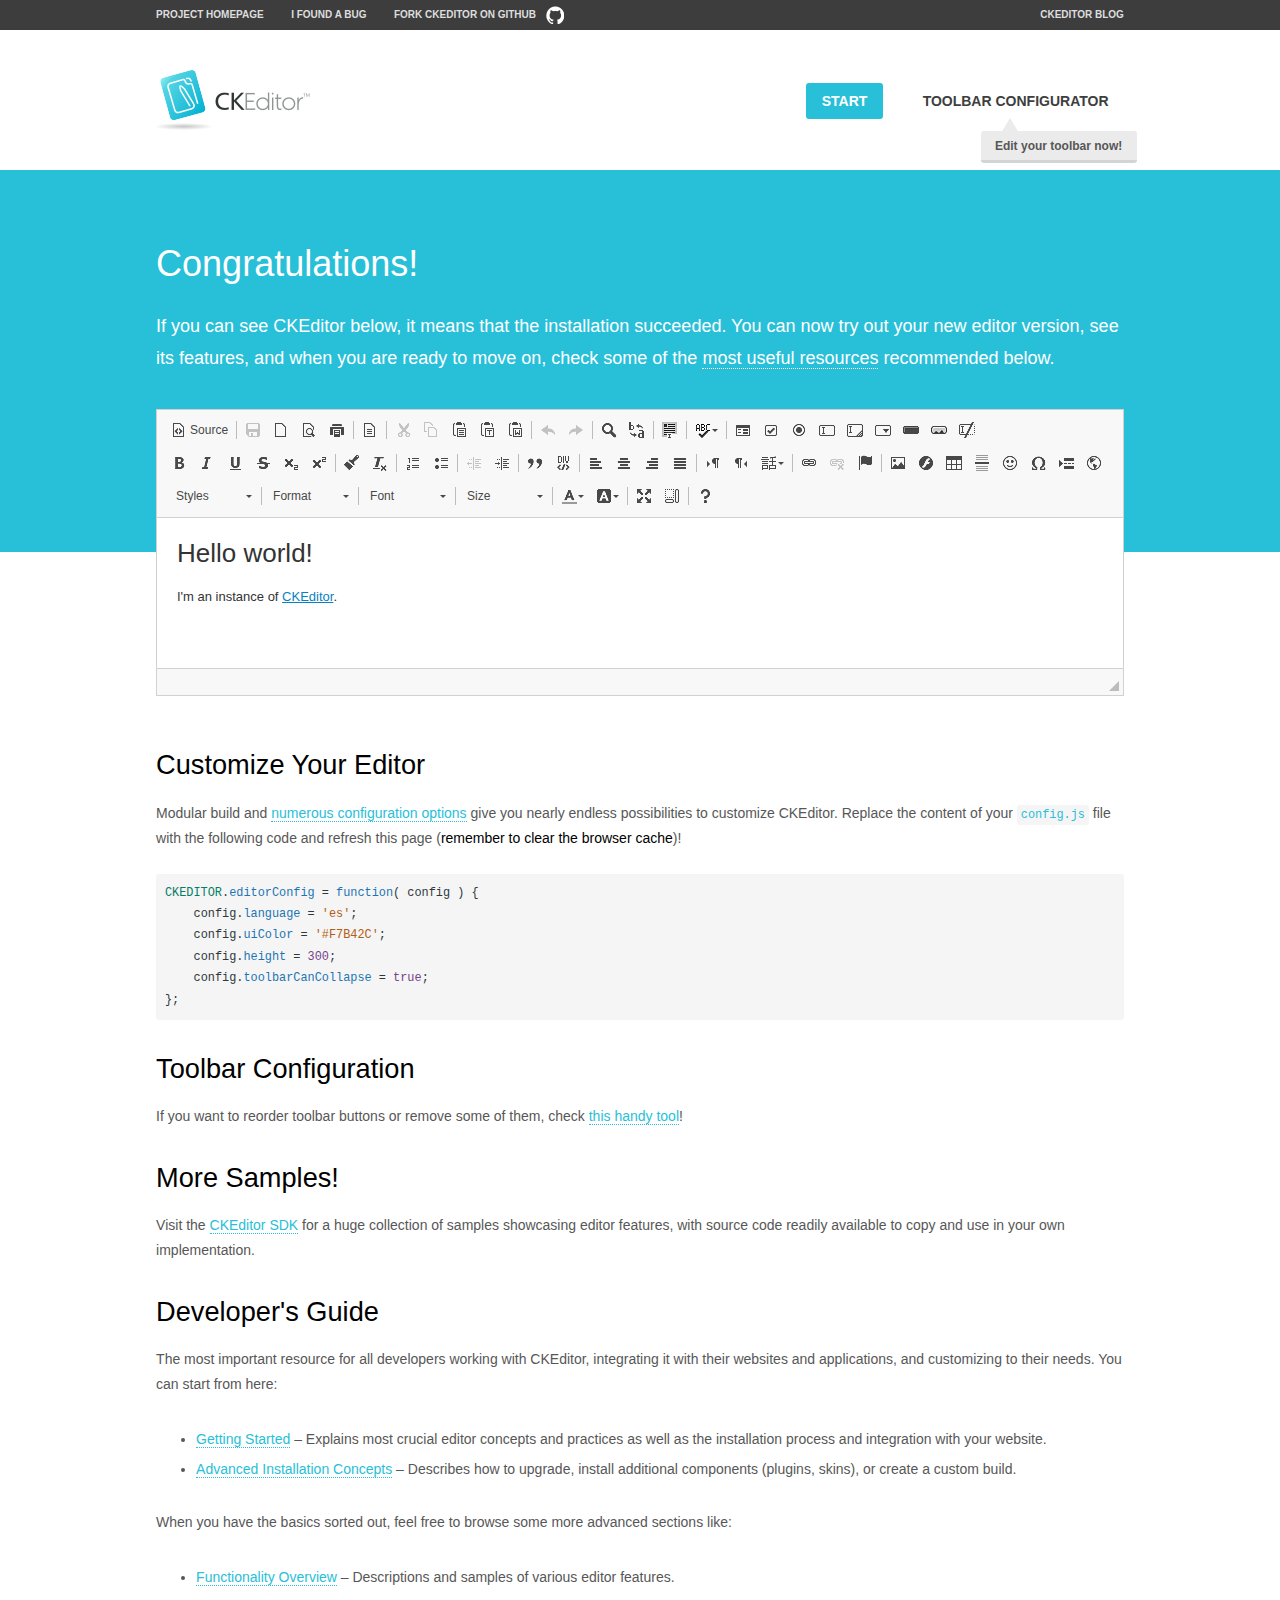
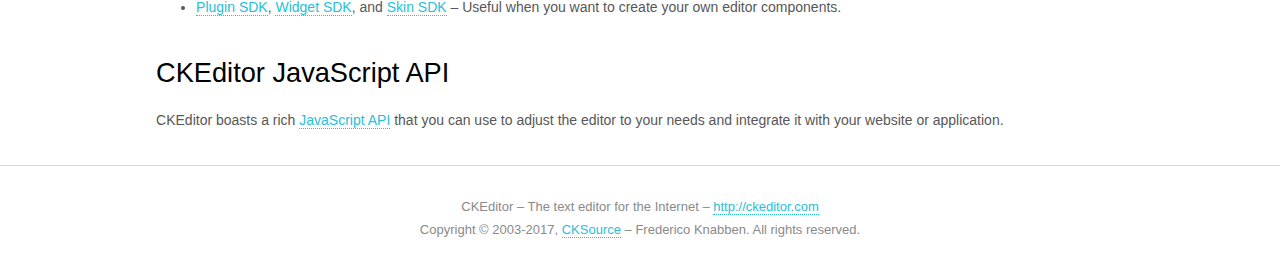
<file: assets/ckeditor/samples/index.html>
<!DOCTYPE html>
<!--
Copyright (c) 2003-2017, CKSource - Frederico Knabben. All rights reserved.
For licensing, see LICENSE.md or http://ckeditor.com/license
-->
<html>
<head>
	<meta charset="utf-8">
	<title>CKEditor Sample</title>
	<script src="../ckeditor.js"></script>
	<script src="js/sample.js"></script>
	<link rel="stylesheet" href="css/samples.css">
	<link rel="stylesheet" href="toolbarconfigurator/lib/codemirror/neo.css">
</head>
<body id="main">

<nav class="navigation-a">
	<div class="grid-container">
		<ul class="navigation-a-left grid-width-70">
			<li><a href="http://ckeditor.com">Project Homepage</a></li>
			<li><a href="https://github.com/ckeditor/ckeditor-dev/issues">I found a bug</a></li>
			<li><a href="http://github.com/ckeditor/ckeditor-dev" class="icon-pos-right icon-navigation-a-github">Fork CKEditor on GitHub</a></li>
		</ul>
		<ul class="navigation-a-right grid-width-30">
			<li><a href="http://ckeditor.com/blog-list">CKEditor Blog</a></li>
		</ul>
	</div>
</nav>

<header class="header-a">
	<div class="grid-container">
		<h1 class="header-a-logo grid-width-30">
			<a href="index.html"><img src="img/logo.png" alt="CKEditor Sample"></a>
		</h1>

		<nav class="navigation-b grid-width-70">
			<ul>
				<li><a href="index.html" class="button-a button-a-background">Start</a></li>
				<li><a href="toolbarconfigurator/index.html" class="button-a">Toolbar configurator <span class="balloon-a balloon-a-nw">Edit your toolbar now!</span></a></li>
			</ul>
		</nav>
	</div>
</header>

<main>
	<div class="adjoined-top">
		<div class="grid-container">
			<div class="content grid-width-100">
				<h1>Congratulations!</h1>
				<p>
					If you can see CKEditor below, it means that the installation succeeded.
					You can now try out your new editor version, see its features, and when you are ready to move on, check some of the <a href="#sample-customize">most useful resources</a> recommended below.
				</p>
			</div>
		</div>
	</div>
	<div class="adjoined-bottom">
		<div class="grid-container">
			<div class="grid-width-100">
				<div id="editor">
					<h1>Hello world!</h1>
					<p>I'm an instance of <a href="http://ckeditor.com">CKEditor</a>.</p>
				</div>
			</div>
		</div>
	</div>

	<div class="grid-container">
		<div class="content grid-width-100">
			<section id="sample-customize">
				<h2>Customize Your Editor</h2>
				<p>Modular build and <a href="http://docs.ckeditor.com/#!/guide/dev_configuration">numerous configuration options</a> give you nearly endless possibilities to customize CKEditor. Replace the content of your <code><a href="../config.js">config.js</a></code> file with the following code and refresh this page (<strong>remember to clear the browser cache</strong>)!</p>
		<pre class="cm-s-neo CodeMirror"><code><span style="padding-right: 0.1px;"><span class="cm-variable">CKEDITOR</span>.<span class="cm-property">editorConfig</span> <span class="cm-operator">=</span> <span class="cm-keyword">function</span>( <span class="cm-def">config</span> ) {</span>
<span style="padding-right: 0.1px;"><span class="cm-tab">	</span><span class="cm-variable-2">config</span>.<span class="cm-property">language</span> <span class="cm-operator">=</span> <span class="cm-string">'es'</span>;</span>
<span style="padding-right: 0.1px;"><span class="cm-tab">	</span><span class="cm-variable-2">config</span>.<span class="cm-property">uiColor</span> <span class="cm-operator">=</span> <span class="cm-string">'#F7B42C'</span>;</span>
<span style="padding-right: 0.1px;"><span class="cm-tab">	</span><span class="cm-variable-2">config</span>.<span class="cm-property">height</span> <span class="cm-operator">=</span> <span class="cm-number">300</span>;</span>
<span style="padding-right: 0.1px;"><span class="cm-tab">	</span><span class="cm-variable-2">config</span>.<span class="cm-property">toolbarCanCollapse</span> <span class="cm-operator">=</span> <span class="cm-atom">true</span>;</span>
<span style="padding-right: 0.1px;">};</span></code></pre>
			</section>

			<section>
				<h2>Toolbar Configuration</h2>
				<p>If you want to reorder toolbar buttons or remove some of them, check <a href="toolbarconfigurator/index.html">this handy tool</a>!</p>
			</section>

			<section>
				<h2>More Samples!</h2>
				<p>Visit the <a href="http://sdk.ckeditor.com">CKEditor SDK</a> for a huge collection of samples showcasing editor features, with source code readily available to copy and use in your own implementation.</p>
			</section>

			<section>
				<h2>Developer's Guide</h2>
				<p>The most important resource for all developers working with CKEditor, integrating it with their websites and applications, and customizing to their needs. You can start from here:</p>
				<ul>
					<li><a href="http://docs.ckeditor.com/#!/guide/dev_installation">Getting Started</a> &ndash; Explains most crucial editor concepts and practices as well as the installation process and integration with your website.</li>
					<li><a href="http://docs.ckeditor.com/#!/guide/dev_advanced_installation">Advanced Installation Concepts</a> &ndash; Describes how to upgrade, install additional components (plugins, skins), or create a custom build.</li>
				</ul>
					<p>When you have the basics sorted out, feel free to browse some more advanced sections like:</p>
				<ul>
					<li><a href="http://docs.ckeditor.com/#!/guide/dev_features">Functionality Overview</a> &ndash; Descriptions and samples of various editor features.</li>
					<li><a href="http://docs.ckeditor.com/#!/guide/plugin_sdk_intro">Plugin SDK</a>, <a href="http://docs.ckeditor.com/#!/guide/widget_sdk_intro">Widget SDK</a>, and <a href="http://docs.ckeditor.com/#!/guide/skin_sdk_intro">Skin SDK</a> &ndash; Useful when you want to create your own editor components.</li>
				</ul>
			</section>

			<section>
				<h2>CKEditor JavaScript API</h2>
				<p>CKEditor boasts a rich <a href="http://docs.ckeditor.com/#!/api">JavaScript API</a> that you can use to adjust the editor to your needs and integrate it with your website or application.</p>
			</section>
		</div>
	</div>
</main>

<footer class="footer-a grid-container">
	<div class="grid-container">
		<p class="grid-width-100">
			CKEditor &ndash; The text editor for the Internet &ndash; <a class="samples" href="http://ckeditor.com/">http://ckeditor.com</a>
		</p>
		<p class="grid-width-100" id="copy">
			Copyright &copy; 2003-2017, <a class="samples" href="http://cksource.com/">CKSource</a> &ndash; Frederico Knabben. All rights reserved.
		</p>
	</div>
</footer>
<script>
	initSample();
</script>

</body>
</html>
</file>
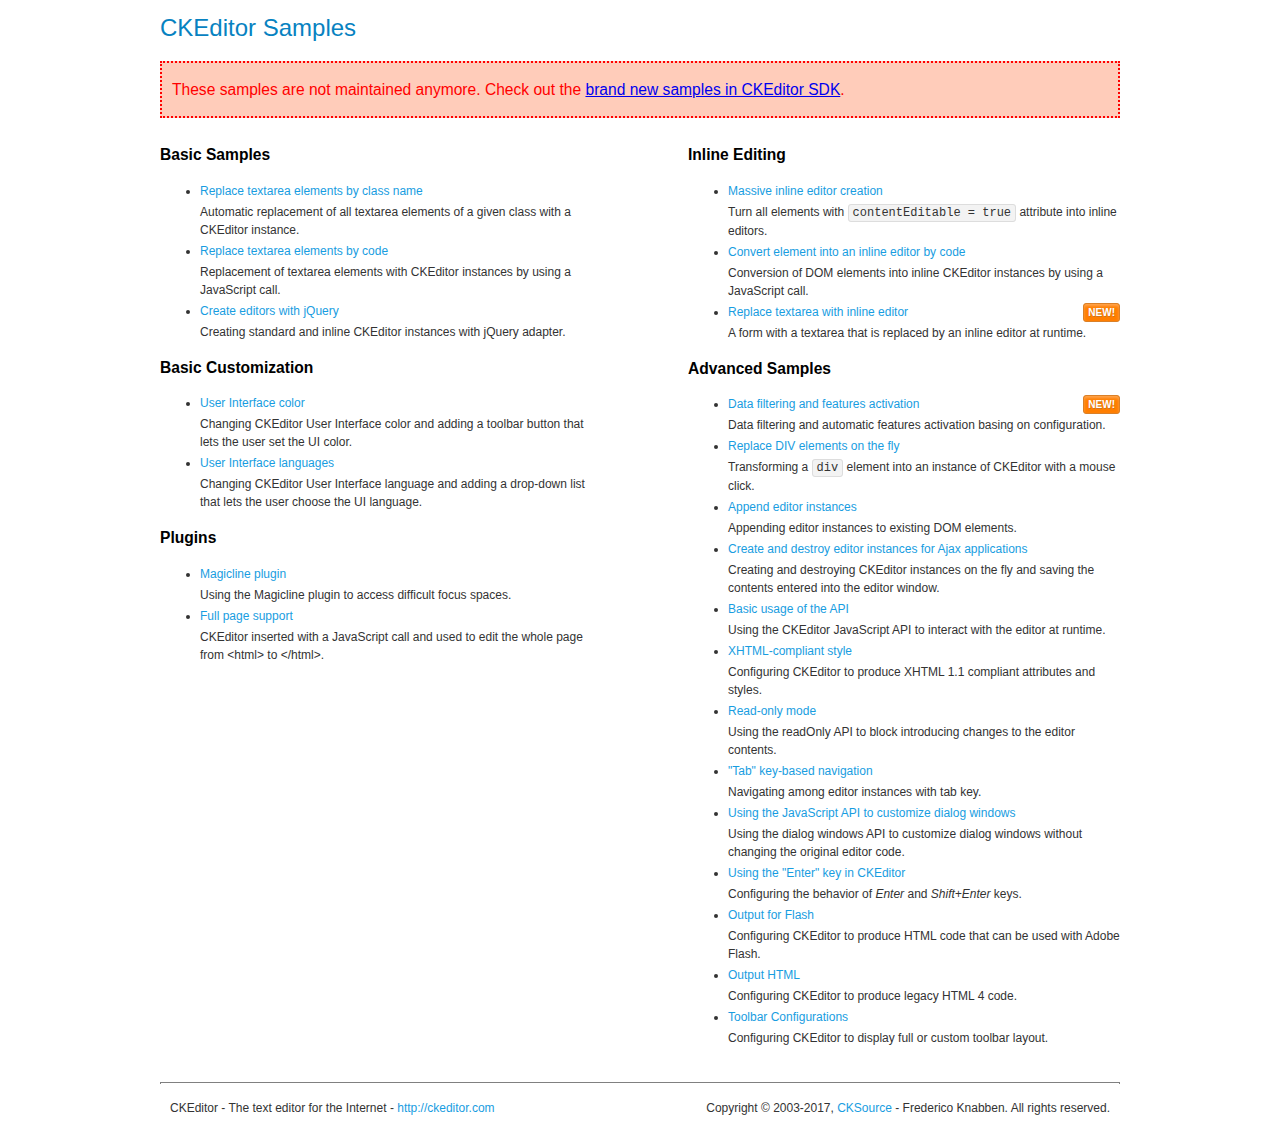
<file: assets/ckeditor/samples/old/index.html>
<!DOCTYPE html>
<!--
Copyright (c) 2003-2017, CKSource - Frederico Knabben. All rights reserved.
For licensing, see LICENSE.md or http://ckeditor.com/license
-->
<html>
<head>
	<meta charset="utf-8">
	<title>CKEditor Samples</title>
	<link rel="stylesheet" href="sample.css">
</head>
<body>
	<h1 class="samples">
		CKEditor Samples
	</h1>
	<div class="warning deprecated">
		These samples are not maintained anymore. Check out the <a href="http://sdk.ckeditor.com/">brand new samples in CKEditor SDK</a>.
	</div>
	<div class="twoColumns">
		<div class="twoColumnsLeft">
			<h2 class="samples">
				Basic Samples
			</h2>
			<dl class="samples">
				<dt><a class="samples" href="replacebyclass.html">Replace textarea elements by class name</a></dt>
				<dd>Automatic replacement of all textarea elements of a given class with a CKEditor instance.</dd>

				<dt><a class="samples" href="replacebycode.html">Replace textarea elements by code</a></dt>
				<dd>Replacement of textarea elements with CKEditor instances by using a JavaScript call.</dd>

				<dt><a class="samples" href="jquery.html">Create editors with jQuery</a></dt>
				<dd>Creating standard and inline CKEditor instances with jQuery adapter.</dd>
			</dl>

			<h2 class="samples">
				Basic Customization
			</h2>
			<dl class="samples">
				<dt><a class="samples" href="uicolor.html">User Interface color</a></dt>
				<dd>Changing CKEditor User Interface color and adding a toolbar button that lets the user set the UI color.</dd>

				<dt><a class="samples" href="uilanguages.html">User Interface languages</a></dt>
				<dd>Changing CKEditor User Interface language and adding a drop-down list that lets the user choose the UI language.</dd>
			</dl>


			<h2 class="samples">Plugins</h2>
<dl class="samples">
<dt><a class="samples" href="magicline/magicline.html">Magicline plugin</a></dt>
<dd>Using the Magicline plugin to access difficult focus spaces.</dd>

<dt><a class="samples" href="wysiwygarea/fullpage.html">Full page support</a></dt>
<dd>CKEditor inserted with a JavaScript call and used to edit the whole page from &lt;html&gt; to &lt;/html&gt;.</dd>
</dl>
		</div>
		<div class="twoColumnsRight">
			<h2 class="samples">
				Inline Editing
			</h2>
			<dl class="samples">
				<dt><a class="samples" href="inlineall.html">Massive inline editor creation</a></dt>
				<dd>Turn all elements with <code>contentEditable = true</code> attribute into inline editors.</dd>

				<dt><a class="samples" href="inlinebycode.html">Convert element into an inline editor by code</a></dt>
				<dd>Conversion of DOM elements into inline CKEditor instances by using a JavaScript call.</dd>

				<dt><a class="samples" href="inlinetextarea.html">Replace textarea with inline editor</a> <span class="new">New!</span></dt>
				<dd>A form with a textarea that is replaced by an inline editor at runtime.</dd>

				
			</dl>

			<h2 class="samples">
				Advanced Samples
			</h2>
			<dl class="samples">
				<dt><a class="samples" href="datafiltering.html">Data filtering and features activation</a> <span class="new">New!</span></dt>
				<dd>Data filtering and automatic features activation basing on configuration.</dd>

				<dt><a class="samples" href="divreplace.html">Replace DIV elements on the fly</a></dt>
				<dd>Transforming a <code>div</code> element into an instance of CKEditor with a mouse click.</dd>

				<dt><a class="samples" href="appendto.html">Append editor instances</a></dt>
				<dd>Appending editor instances to existing DOM elements.</dd>

				<dt><a class="samples" href="ajax.html">Create and destroy editor instances for Ajax applications</a></dt>
				<dd>Creating and destroying CKEditor instances on the fly and saving the contents entered into the editor window.</dd>

				<dt><a class="samples" href="api.html">Basic usage of the API</a></dt>
				<dd>Using the CKEditor JavaScript API to interact with the editor at runtime.</dd>

				<dt><a class="samples" href="xhtmlstyle.html">XHTML-compliant style</a></dt>
				<dd>Configuring CKEditor to produce XHTML 1.1 compliant attributes and styles.</dd>

				<dt><a class="samples" href="readonly.html">Read-only mode</a></dt>
				<dd>Using the readOnly API to block introducing changes to the editor contents.</dd>

				<dt><a class="samples" href="tabindex.html">"Tab" key-based navigation</a></dt>
				<dd>Navigating among editor instances with tab key.</dd>


				
<dt><a class="samples" href="dialog/dialog.html">Using the JavaScript API to customize dialog windows</a></dt>
<dd>Using the dialog windows API to customize dialog windows without changing the original editor code.</dd>

<dt><a class="samples" href="enterkey/enterkey.html">Using the &quot;Enter&quot; key in CKEditor</a></dt>
<dd>Configuring the behavior of <em>Enter</em> and <em>Shift+Enter</em> keys.</dd>

<dt><a class="samples" href="htmlwriter/outputforflash.html">Output for Flash</a></dt>
<dd>Configuring CKEditor to produce HTML code that can be used with Adobe Flash.</dd>

<dt><a class="samples" href="htmlwriter/outputhtml.html">Output HTML</a></dt>
<dd>Configuring CKEditor to produce legacy HTML 4 code.</dd>

<dt><a class="samples" href="toolbar/toolbar.html">Toolbar Configurations</a></dt>
<dd>Configuring CKEditor to display full or custom toolbar layout.</dd>

			</dl>
		</div>
	</div>
	<div id="footer">
		<hr>
		<p>
			CKEditor - The text editor for the Internet - <a class="samples" href="http://ckeditor.com/">http://ckeditor.com</a>
		</p>
		<p id="copy">
			Copyright &copy; 2003-2017, <a class="samples" href="http://cksource.com/">CKSource</a> - Frederico Knabben. All rights reserved.
		</p>
	</div>
</body>
</html>
</file>
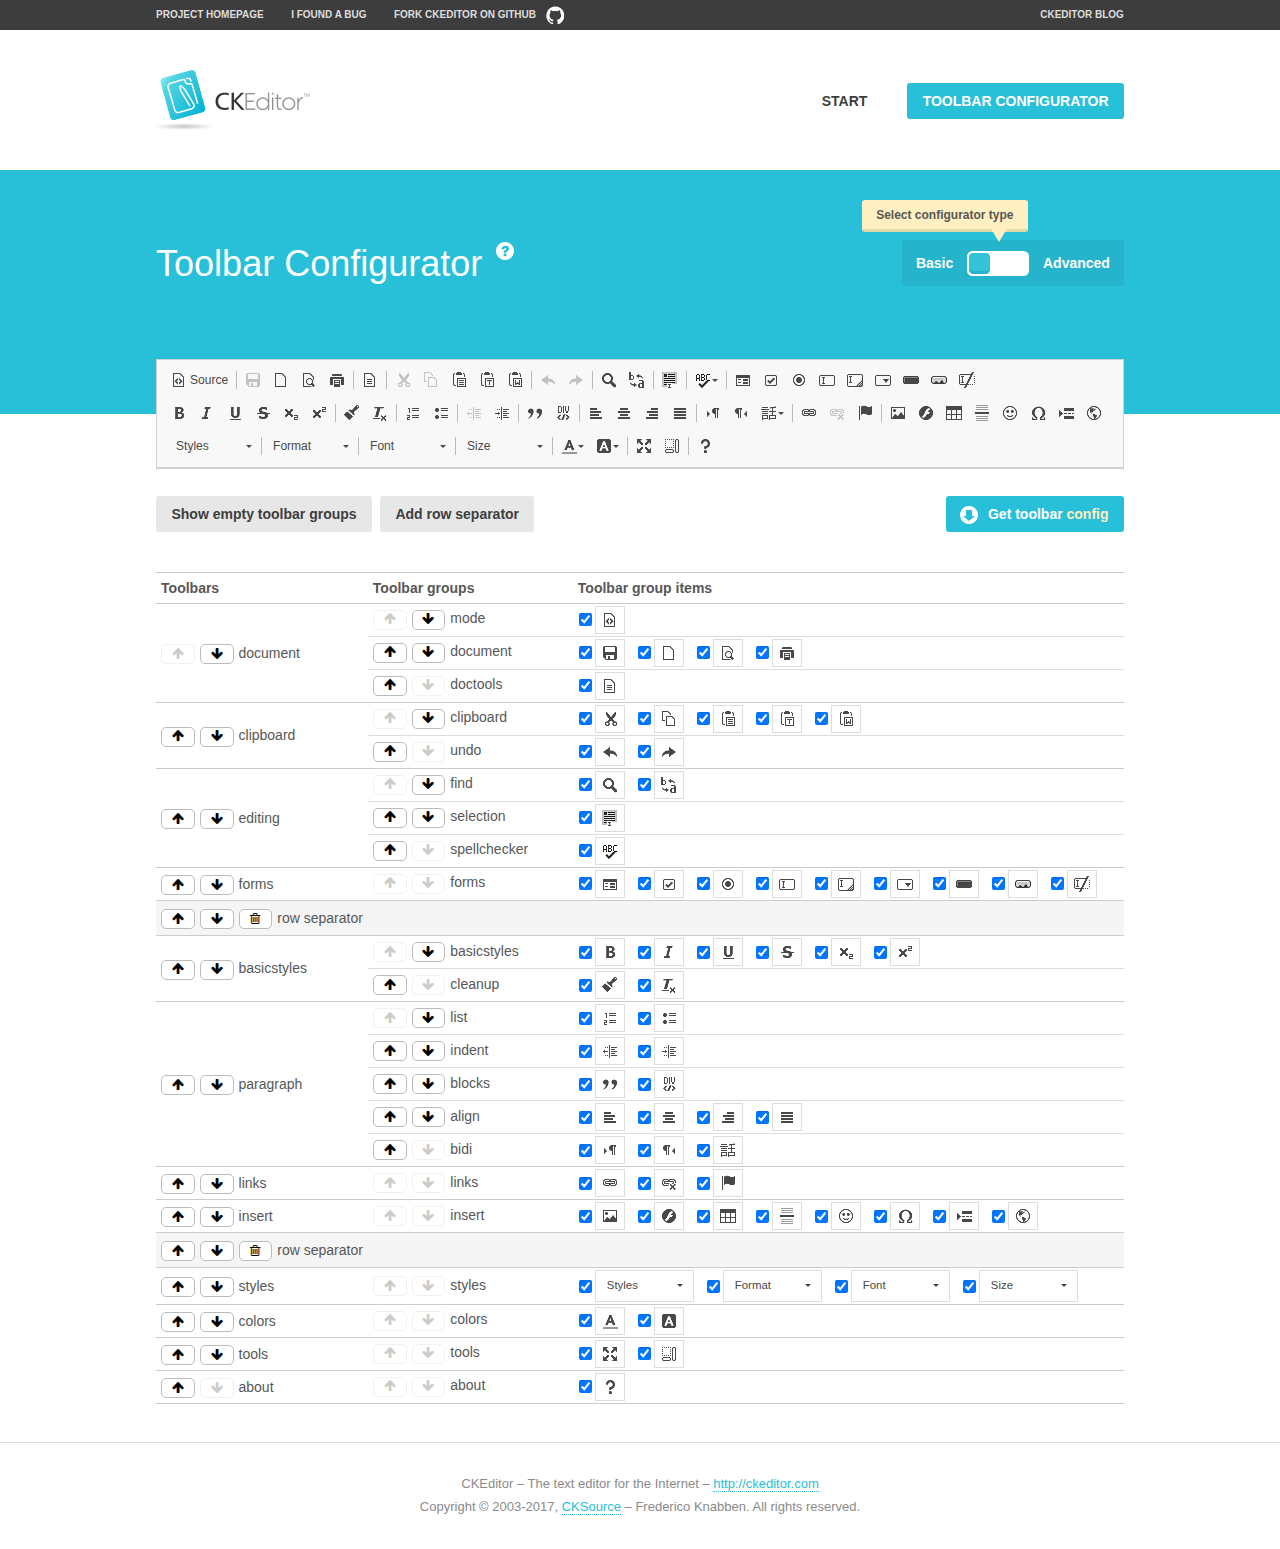
<file: assets/ckeditor/samples/toolbarconfigurator/index.html>
<!DOCTYPE html>
<!--
Copyright (c) 2003-2017, CKSource - Frederico Knabben. All rights reserved.
For licensing, see LICENSE.md or http://ckeditor.com/license
-->
<!--[if IE 8]><html class="ie8"><![endif]-->
<!--[if gt IE 8]><html><![endif]-->
<!--[if !IE]><!--><html><!--<![endif]-->
<head>
	<meta charset="utf-8">
	<title>Toolbar Configurator</title>
	<script src="../../ckeditor.js"></script>
	<script>
		if ( CKEDITOR.env.ie && CKEDITOR.env.version < 9 )
			CKEDITOR.tools.enableHtml5Elements( document );
	</script>
	<link rel="stylesheet" href="lib/codemirror/codemirror.css">
	<link rel="stylesheet" href="lib/codemirror/show-hint.css">
	<link rel="stylesheet" href="lib/codemirror/neo.css">
	<link rel="stylesheet" href="css/fontello.css">
	<link rel="stylesheet" href="../css/samples.css">
</head>
<body id="toolbar">

<nav class="navigation-a">
	<div class="grid-container">
		<ul class="navigation-a-left grid-width-70">
			<li><a href="http://ckeditor.com">Project Homepage</a></li>
			<li><a href="https://github.com/ckeditor/ckeditor-dev/issues">I found a bug</a></li>
			<li><a href="http://github.com/ckeditor/ckeditor-dev" class="icon-pos-right icon-navigation-a-github">Fork CKEditor on GitHub</a></li>
		</ul>
		<ul class="navigation-a-right grid-width-30">
			<li><a href="http://ckeditor.com/blog-list">CKEditor Blog</a></li>
		</ul>
	</div>
</nav>

<header class="header-a">
	<div class="grid-container">
		<h1 class="header-a-logo grid-width-30">
			<a href="../index.html"><img src="../img/logo.png" alt="CKEditor Logo"></a>
		</h1>
		<nav class="navigation-b grid-width-70">
			<ul>
				<li><a href="../index.html"  class="button-a">Start</a></li>
				<li><a href="index.html"  class="button-a button-a-background">Toolbar configurator</a></li>
			</ul>
		</nav>
	</div>
</header>

<main>
	<div class="adjoined-top">
		<div class="grid-container">
			<div class="content grid-width-100">
				<div class="grid-container-nested">
					<h1 class="grid-width-60">
						Toolbar Configurator
						<a href="#help-content" type="button" title="Configurator help" id="help" class="button-a button-a-background button-a-no-text icon-pos-left icon-question-mark">Help</a>
					</h1>

					<div class="grid-width-40 grid-switch-magic">
						<div class="switch">
							<span class="balloon-a balloon-a-se">Select configurator type</span>
							<input type="radio" name="radio" data-num="1" id="radio-basic" />
							<input type="radio" name="radio" data-num="2" id="radio-advanced" />
							<label data-for="1" for="radio-basic">Basic</label>
							<span class="switch-inner">
								<span class="handler"></span>
							</span>
							<label data-for="2" for="radio-advanced">Advanced</label>
						</div>
					</div>
				</div>
			</div>
		</div>
	</div>
	<div class="adjoined-bottom">
		<div class="grid-container">
			<div class="grid-width-100">
				<div class="editors-container">
					<div id="editor-basic"></div>
					<div id="editor-advanced"></div>
				</div>
			</div>
		</div>
	</div>

	<div class="grid-container configurator">
		<div class="content grid-width-100">
			<div class="configurator">
				<div>
					<div id="toolbarModifierWrapper"></div>
				</div>
			</div>
		</div>
	</div>

	<div id="help-content">
		<div class="grid-container">
			<div class="grid-width-100">
				<h2>What Am I Doing Here?</h2>

				<div class="grid-container grid-container-nested">
					<div class="basic">
						<div class="grid-width-50">
							<p>Arrange <a href="http://docs.ckeditor.com/#!/api/CKEDITOR.config-cfg-toolbarGroups">toolbar groups</a>, toggle <a href="http://docs.ckeditor.com/#!/api/CKEDITOR.config-cfg-removeButtons">button visibility</a> according to your needs and get your toolbar configuration.</p>
							<p>You can replace the content of the <a href="../../config.js"><code>config.js</code></a> file with the generated configuration. If you already set some configuration options you will need to merge both configurations.</p>
						</div>
						<div class="grid-width-50">
							<p>Read more about different ways of <a href="http://docs.ckeditor.com/#!/guide/dev_configuration">setting configuration</a> and do not forget about <strong>clearing browser cache</strong>.</p>
							<p>Arranging toolbar groups is the recommended way of configuring the toolbar, but if you need more freedom you can use the <a href="#advanced">advanced configurator</a>.</p>
						</div>
					</div>
					<div class="advanced" style="display: none;">
						<div class="grid-width-50">
							<p>With this code editor you can edit your <a href="http://docs.ckeditor.com/#!/api/CKEDITOR.config-cfg-toolbar">toolbar configuration</a> live.</p>
							<p>You can replace the content of the <a href="../../config.js"><code>config.js</code></a> file with the generated configuration. If you already set some configuration options you will need to merge both configurations.</p>
						</div>
						<div class="grid-width-50">
							<p>Read more about different ways of <a href="http://docs.ckeditor.com/#!/guide/dev_configuration">setting configuration</a> and do not forget about <strong>clearing browser cache</strong>.</p>
						</div>
					</div>
				</div>

				<p class="grid-container grid-container-nested">
					<button type="button" class="help-content-close grid-width-100 button-a button-a-background">Got it. Let's play!</button>
				</p>
			</div>
		</div>
	</div>
</main>

<footer class="footer-a grid-container">
	<p class="grid-width-100">
		CKEditor &ndash; The text editor for the Internet &ndash; <a class="samples" href="http://ckeditor.com/">http://ckeditor.com</a>
	</p>
	<p class="grid-width-100" id="copy">
		Copyright &copy; 2003-2017, <a class="samples" href="http://cksource.com/">CKSource</a> &ndash; Frederico Knabben. All rights reserved.
	</p>
</footer>

<script src="lib/codemirror/codemirror.js"></script>
<script src="lib/codemirror/javascript.js"></script>
<script src="lib/codemirror/show-hint.js"></script>

<script src="js/fulltoolbareditor.js"></script>
<script src="js/abstracttoolbarmodifier.js"></script>
<script src="js/toolbarmodifier.js"></script>
<script src="js/toolbartextmodifier.js"></script>
<script src="../js/sf.js"></script>

<script>
	( function() {
		'use strict';

		var mode = ( window.location.hash.substr( 1 ) === 'advanced' ) ? 'advanced' : 'basic',
			configuratorSection = CKEDITOR.document.findOne( 'main > .grid-container.configurator' ),
			basicInstruction = CKEDITOR.document.findOne( '#help-content .basic' ),
			advancedInstruction = CKEDITOR.document.findOne( '#help-content .advanced' ),

			// Configurator mode switcher.
			modeSwitchBasic = CKEDITOR.document.getById( 'radio-basic' ),
			modeSwitchAdvanced = CKEDITOR.document.getById( 'radio-advanced' );

		// Initial setup
		function updateSwitcher() {
			if ( mode === 'advanced' ) {
				modeSwitchAdvanced.$.checked = true;
			} else {
				modeSwitchBasic.$.checked = true;
			}
		}

		updateSwitcher();

		CKEDITOR.document.getWindow().on( 'hashchange', function( e ) {
			var hash = window.location.hash.substr( 1 );
			if ( !( hash === 'advanced' || hash === 'basic' ) ) {
				return;
			}
			mode = hash;
			onToolbarsDone( mode );
		} );

		CKEDITOR.document.getWindow().on( 'resize', function() {
			updateToolbar( ( mode === 'basic' ? toolbarModifier : toolbarTextModifier )[ 'editorInstance' ] );
		} );

		function onRefresh( modifier ) {
			modifier = modifier || this;

			if ( mode === 'basic' && modifier instanceof ToolbarConfigurator.ToolbarTextModifier ) {
				return;
			}

			// CodeMirror container becomes visible, so we need to refresh and to avoid rendering problems.
			if ( mode === 'advanced' && modifier instanceof ToolbarConfigurator.ToolbarTextModifier ) {
				modifier.codeContainer.refresh();
			}

			updateToolbar( modifier.editorInstance );
		}

		function updateToolbar( editor ) {
			var editorContainer = editor.container;

			// Not always editor is loaded.
			if ( !editorContainer ) {
				return;
			}

			var displayStyle = editorContainer.getStyle( 'display' );

			editorContainer.setStyle( 'display', 'block' );

			var newHeight = editorContainer.getSize( 'height' );

			var newMarginTop = parseInt( editorContainer.getComputedStyle( 'margin-top' ), 10 );
			newMarginTop = ( isNaN( newMarginTop ) ? 0 : Number( newMarginTop ) );

			var newMarginBottom = parseInt( editorContainer.getComputedStyle( 'margin-bottom' ), 10 );
			newMarginBottom = ( isNaN( newMarginBottom ) ? 0 : Number( newMarginBottom ) );

			var result = newHeight + newMarginTop + newMarginBottom;

			editorContainer.setStyle( 'display', displayStyle );

			editor.container.getAscendant( 'div' ).setStyle( 'height', result + 'px' );
		}

		var toolbarModifier = new ToolbarConfigurator.ToolbarModifier( 'editor-basic' );

		var done = 0;
		toolbarModifier.init( onToolbarInit );
		toolbarModifier.onRefresh = onRefresh;

		CKEDITOR.document.getById( 'toolbarModifierWrapper' ).append( toolbarModifier.mainContainer );

		var toolbarTextModifier = new ToolbarConfigurator.ToolbarTextModifier( 'editor-advanced' );
		toolbarTextModifier.init( onToolbarInit );
		toolbarTextModifier.onRefresh = onRefresh;

		function onToolbarInit() {
			if ( ++done === 2 ) {
				onToolbarsDone();

				positionSticky.watch( CKEDITOR.document.findOne( '.toolbar' ), function() {
					return mode === 'advanced';
				} );
			}
		}

		function onToolbarsDone() {
			if ( mode === 'basic' ) {
				toggleModeBasic( false );
			} else {
				toggleModeAdvanced( false );
			}

			updateSwitcher();

			setTimeout( function() {
				CKEDITOR.document.findOne( '.editors-container' ).addClass( 'active' );
				CKEDITOR.document.findOne( '#toolbarModifierWrapper' ).addClass( 'active' );
			}, 200 );
		}

		CKEDITOR.document.getById( 'toolbarModifierWrapper' ).append( toolbarTextModifier.mainContainer );

		function toogleModeSwitch( onElement, offElement, onModifier, offModifier ) {
			onElement.addClass( 'fancy-button-active' );
			offElement.removeClass( 'fancy-button-active' );

			onModifier.showUI();
			offModifier.hideUI();
		}

		function toggleModeBasic( callOnRefresh ) {
			callOnRefresh = ( callOnRefresh !== false );
			mode = 'basic';
			window.location.hash = '#basic';
			toogleModeSwitch( modeSwitchBasic, modeSwitchAdvanced, toolbarModifier, toolbarTextModifier );

			configuratorSection.removeClass( 'freed-width' );
			basicInstruction.show();
			advancedInstruction.hide();

			callOnRefresh && onRefresh( toolbarModifier );
		}

		function toggleModeAdvanced( callOnRefresh ) {
			callOnRefresh = ( callOnRefresh !== false );
			mode = 'advanced';
			window.location.hash = '#advanced';
			toogleModeSwitch( modeSwitchAdvanced, modeSwitchBasic, toolbarTextModifier, toolbarModifier );

			configuratorSection.addClass( 'freed-width' );
			advancedInstruction.show();
			basicInstruction.hide();

			callOnRefresh && onRefresh( toolbarTextModifier );
		}

		modeSwitchBasic.on( 'click', toggleModeBasic );
		modeSwitchAdvanced.on( 'click', toggleModeAdvanced );

		//
		// Position:sticky for the toolbar.
		//

		// Will make elements behave like they were styled with position:sticky.
		var positionSticky = {
			// Store object: {
			// 		element: CKEDITOR.dom.element, // Element which will float.
			// 		placeholder: CKEDITOR.dom.element, // Placeholder which is place to prevent page bounce.
			// 		isFixed: boolean // Whether element float now.
			// }
			watched: [],

			active: [],

			staticContainer: null,

			init: function() {
				var element = CKEDITOR.dom.element.createFromHtml(
					'<div class="staticContainer">' +
						'<div class="grid-container" >' +
							'<div class="grid-width-100">' +
								'<div class="inner"></div>' +
							'</div>' +
						'</div>' +
					'</div>' );

				this.staticContainer = element.findOne( '.inner' );

				CKEDITOR.document.getBody().append( element );
			},

			watch: function( element, preventFunc ) {
				this.watched.push( {
					element: element,
					placeholder: new CKEDITOR.dom.element( 'div' ),
					isFixed: false,
					preventFunc: preventFunc
				} );
			},

			checkAll: function() {
				for ( var i = 0; i < this.watched.length; i++ ) {
					this.check( this.watched[ i ] );
				}
			},

			check: function( element ) {
				var isFixed = element.isFixed;
				var shouldBeFixed = this.shouldBeFixed( element );

				// Nothing to be done.
				if ( isFixed === shouldBeFixed ) {
					return;
				}

				var placeholder = element.placeholder;

				if ( isFixed ) {
					// Unfixing.

					element.element.insertBefore( placeholder );
					placeholder.remove();

					element.element.removeStyle( 'margin' );

					this.active.splice( CKEDITOR.tools.indexOf( this.active, element ), 1 );

				} else {
					// Fixing.
					placeholder.setStyle( 'width', element.element.getSize( 'width' ) + 'px' );
					placeholder.setStyle( 'height', element.element.getSize( 'height' ) + 'px' );
					placeholder.setStyle( 'margin-bottom', element.element.getComputedStyle( 'margin-bottom' ) );
					placeholder.setStyle( 'display', element.element.getComputedStyle( 'display' ) );
					placeholder.insertAfter( element.element );

					this.staticContainer.append( element.element );

					this.active.push( element );
				}

				element.isFixed = !element.isFixed;
			},

			shouldBeFixed: function( element ) {
				if ( element.preventFunc && element.preventFunc() ) {
					return false;
				}

				// If element is already fixed we are checking it's placeholder.
				var related = ( element.isFixed ? element.placeholder : element.element ),
					clientRect = related.$.getBoundingClientRect(),
					staticHeight = this.staticContainer.getSize('height' ),
					elemHeight = element.element.getSize( 'height' );

				if ( element.isFixed ) {
					return ( clientRect.top + elemHeight < staticHeight );
				} else {
					return ( clientRect.top < staticHeight );
				}
			}
		};

		positionSticky.init();

		CKEDITOR.document.getWindow().on( 'scroll',
			new CKEDITOR.tools.eventsBuffer( 100, positionSticky.checkAll, positionSticky ).input
		);

		// Make the toolbar sticky.
		positionSticky.watch( CKEDITOR.document.findOne( '.editors-container' ) );

		// Help button and help-content.
		( function() {
			var helpButton = CKEDITOR.document.getById( 'help' ),
				helpContent = CKEDITOR.document.getById( 'help-content' );

			// Don't show help button on IE8 because it's unsupported by Pico Modal.
			if ( CKEDITOR.env.ie && CKEDITOR.env.version == 8 ) {
				helpButton.hide();
			} else {
				// Display help modal when the button is clicked.
				helpButton.on( 'click', function( evt ) {
					SF.modal( {
						// Clone modal content from DOM.
						content: helpContent.getHtml(),

						afterCreate: function( modal ) {
							// Enable modal content button to close the modal.
							new CKEDITOR.dom.element( modal.modalElem() ).findOne( '.help-content-close' ).once( 'click', modal.close );
						}
					} ).show();
				} );
			}
		} )();
	} )();
</script>
</body>
</html>
</file>
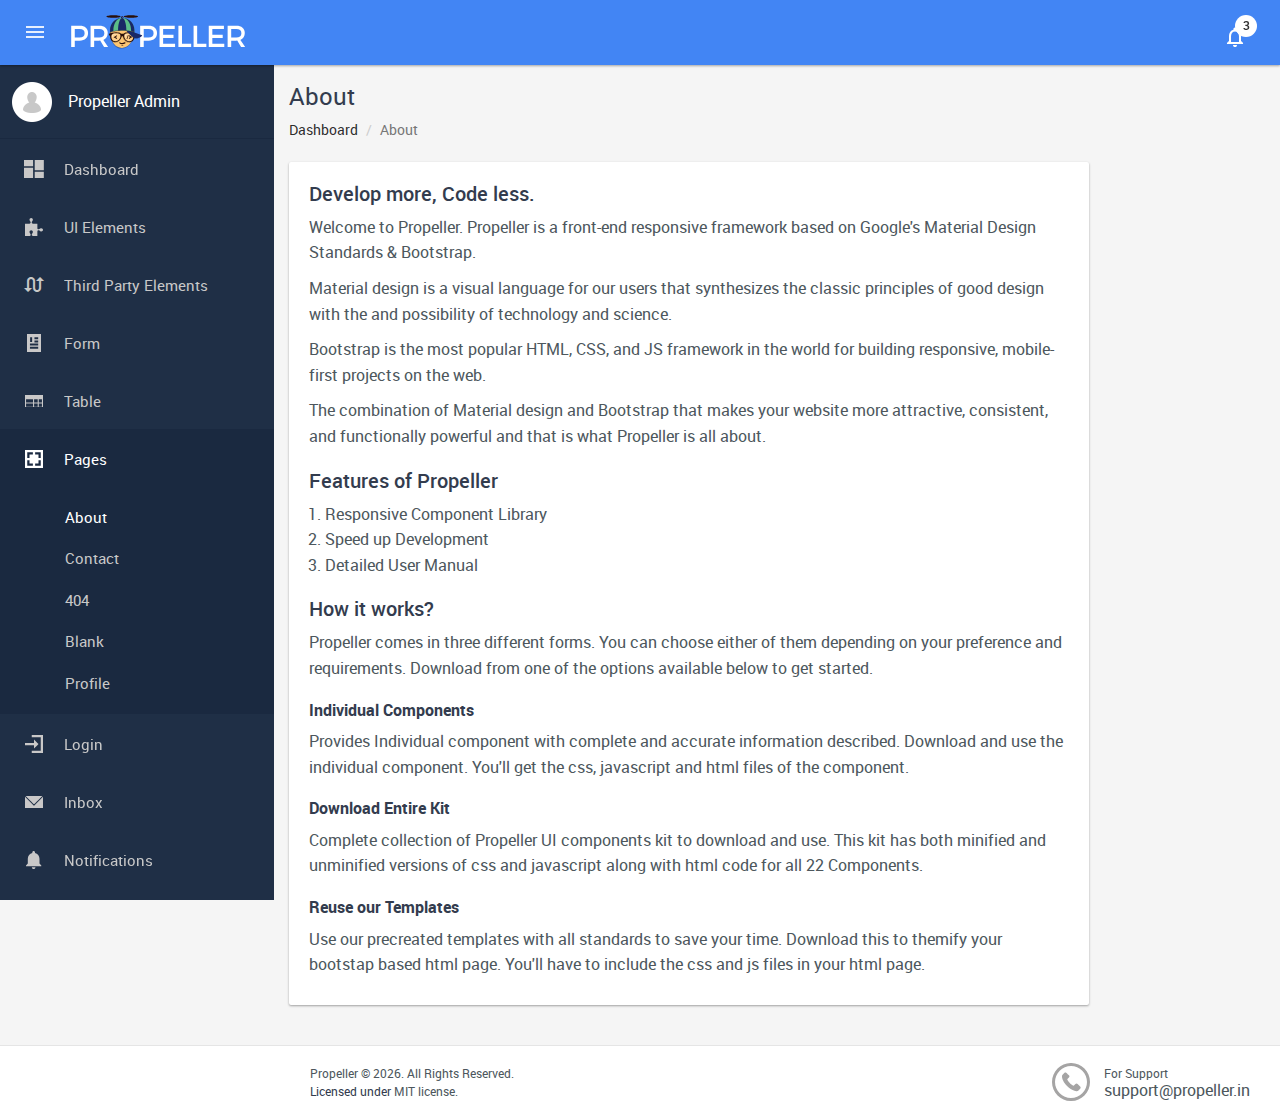
<file: about.html>
<!doctype html>
<html lang="">
<head>
<meta charset="utf-8">
<meta http-equiv="X-UA-Compatible" content="IE=edge">
<meta name="description" content="About | Propeller - Admin Dashboard">
<meta content="width=device-width, initial-scale=1, user-scalable=no" name="viewport">

<title>About | Propeller - Admin Dashboard</title>
<link rel="shortcut icon" type="image/x-icon" href="themes/images/favicon.ico">

<!-- Google icon -->
<link href="https://fonts.googleapis.com/icon?family=Material+Icons" rel="stylesheet">

<!-- Bootstrap css -->
<link rel="stylesheet" type="text/css" href="assets/css/bootstrap.min.css">

<!-- Propeller css -->
<link rel="stylesheet" type="text/css" href="assets/css/propeller.min.css">

<!-- Propeller theme css-->
<link rel="stylesheet" type="text/css" href="themes/css/propeller-theme.css" />

<!-- Propeller admin theme css-->
<link rel="stylesheet" type="text/css" href="themes/css/propeller-admin.css">

</head>

<body>
<!-- Header Starts -->
<!--Start Nav bar -->
<nav class="navbar navbar-inverse navbar-fixed-top pmd-navbar pmd-z-depth">

	<div class="container-fluid">
		<div class="pmd-navbar-right-icon pull-right navigation">

			
			<!-- Notifications -->
            <div class="dropdown notification icons pmd-dropdown">
			
				<a href="javascript:void(0)" title="Notification" class="dropdown-toggle pmd-ripple-effect"  data-toggle="dropdown" role="button" aria-expanded="true">
					<div data-badge="3" class="material-icons md-light pmd-sm pmd-badge  pmd-badge-overlap">notifications_none</div>
				</a>
			
				<div class="dropdown-menu dropdown-menu-right pmd-card pmd-card-default pmd-z-depth" role="menu">
					<!-- Card header -->
					<div class="pmd-card-title">
						<div class="media-body media-middle">
							<a href="notifications.html" class="pull-right">3 new notifications</a>
							<h3 class="pmd-card-title-text">Notifications</h3>
						</div>
					</div>
					
					<!-- Notifications list -->
					<ul class="list-group pmd-list-avatar pmd-card-list">
						<li class="list-group-item hidden">
							<p class="notification-blank">
								<span class="dic dic-notifications-none"></span> 
								<span>You don´t have any notifications</span>
							</p>
						</li>
						<li class="list-group-item unread">
							<a href="javascript:void(0)">
								<div class="media-left">
									<span class="avatar-list-img40x40">
										<img alt="40x40" data-src="holder.js/40x40" class="img-responsive" src="themes/images/profile-1.png" data-holder-rendered="true">
									</span>
								</div>
								<div class="media-body">
									<span class="list-group-item-heading"><span>Prathit</span> posted a new challanegs</span>
									<span class="list-group-item-text">5 Minutes ago</span>
								</div>
							</a>
						</li>
						<li class="list-group-item">
							<a href="javascript:void(0)">
								<div class="media-left">
									<span class="avatar-list-img40x40">
										<img alt="40x40" data-src="holder.js/40x40" class="img-responsive" src="themes/images/profile-2.png" data-holder-rendered="true">
									</span>
								</div>
								<div class="media-body">
									<span class="list-group-item-heading"><span>Keel</span> Cloned 2 challenges.</span>
									<span class="list-group-item-text">15 Minutes ago</span>
								</div>
							</a>
						</li>
						<li class="list-group-item unread">
							<a href="javascript:void(0)">
								<div class="media-left">
									<span class="avatar-list-img40x40">
										<img alt="40x40" data-src="holder.js/40x40" class="img-responsive" src="themes/images/profile-3.png" data-holder-rendered="true">
									</span>
								</div>
							
								<div class="media-body">
									<span class="list-group-item-heading"><span>John</span> posted new collection.</span>
									<span class="list-group-item-text">25 Minutes ago</span>
								</div>
							</a>
						</li>
						<li class="list-group-item unread">
							<a href="javascript:void(0)">
								<div class="media-left">
									<span class="avatar-list-img40x40">
										<img alt="40x40" data-src="holder.js/40x40" class="img-responsive" src="themes/images/profile-4.png" data-holder-rendered="true">
									</span>
								</div>
								<div class="media-body">
									<span class="list-group-item-heading"><span>Valerii</span> Shared 5 collection.</span>
									<span class="list-group-item-text">30 Minutes ago</span>
								</div>
							</a>
						</li>
					</ul><!-- End notifications list -->

				</div>
				
				
            </div> <!-- End notifications -->
		</div>
		<!-- Brand and toggle get grouped for better mobile display -->
		<div class="navbar-header">
			<a href="javascript:void(0);" class="btn btn-sm pmd-btn-fab pmd-btn-flat pmd-ripple-effect pull-left margin-r8 pmd-sidebar-toggle"><i class="material-icons">menu</i></a>	
		  <a href="index.html" class="navbar-brand">
		  	<svg version="1.1" x="0px" y="0px"
	 width="174.16px" height="48px" viewBox="0 0 174.16 48" enable-background="new 0 0 174.16 48" xml:space="preserve">
<g>
	<g>
		<path fill="#FFFFFF" d="M8.658,17.795c5.339,0,8.403,2.64,8.403,7.251c0,4.792-3.064,7.585-8.403,7.585H3.773v6.4h-3.58V17.795
			H8.658z M3.773,29.415h4.733c3.276,0,5.127-1.395,5.127-4.278c0-2.792-1.851-4.125-5.127-4.125H3.773V29.415z"/>
		<path fill="#FFFFFF" d="M29.167,32.601c-0.304,0.031-0.637,0.031-0.971,0.031H23.16v6.4h-3.58V17.795h8.616
			c5.431,0,8.556,2.64,8.556,7.251c0,3.398-1.578,5.794-4.399,6.886l4.763,7.1H33.05L29.167,32.601z M28.196,29.415
			c3.276,0,5.158-1.395,5.158-4.278c0-2.792-1.881-4.125-5.158-4.125H23.16v8.403H28.196z"/>
		<path fill="#FFFFFF" d="M77.622,17.795c5.339,0,8.403,2.64,8.403,7.251c0,4.792-3.064,7.585-8.403,7.585h-4.884v6.4h-3.58V17.795
			H77.622z M72.738,29.415h4.732c3.277,0,5.127-1.395,5.127-4.278c0-2.792-1.85-4.125-5.127-4.125h-4.732V29.415z"/>
		<path fill="#FFFFFF" d="M92.124,21.012v5.733h10.375v3.217H92.124v5.854h11.953v3.217H88.544V17.795h15.169v3.216H92.124z"/>
		<path fill="#FFFFFF" d="M120.188,35.786v3.246h-12.772V17.795h3.58v17.991H120.188z"/>
		<path fill="#FFFFFF" d="M135.356,35.786v3.246h-12.771V17.795h3.579v17.991H135.356z"/>
		<path fill="#FFFFFF" d="M141.333,21.012v5.733h10.376v3.217h-10.376v5.854h11.953v3.217h-15.533V17.795h15.17v3.216H141.333z"/>
		<path fill="#FFFFFF" d="M166.212,32.601c-0.304,0.031-0.638,0.031-0.971,0.031h-5.037v6.4h-3.578V17.795h8.615
			c5.43,0,8.555,2.64,8.555,7.251c0,3.398-1.577,5.794-4.399,6.886l4.764,7.1h-4.065L166.212,32.601z M165.241,29.415
			c3.275,0,5.156-1.395,5.156-4.278c0-2.792-1.881-4.125-5.156-4.125h-5.037v8.403H165.241z"/>
	</g>
	<path opacity="0.2" fill="#000001" d="M62.295,26.706c-0.529,4.162-1.91,7.709-3.951,10.195c-2.008,2.443-4.649,3.869-7.749,3.867
		c-3.078,0-5.549-1.311-7.413-3.635c-1.923-2.4-3.186-5.887-3.784-10.129l0.16-0.766l-0.035-0.928l5.57-1.038l5.709-0.359
		l4.412,0.115l6.468,1.056l0.701-0.109L62.295,26.706z"/>
	<path fill="#FDC672" d="M63.149,25.023c-0.557,4.405-2.009,8.157-4.156,10.788c-2.112,2.586-4.891,4.094-8.152,4.094
		c-3.237,0-5.836-1.387-7.797-3.846c-2.103-2.641-4.178-8.793-3.799-12.148c2.721-1.023,7.072-1.686,11.976-1.686
		c4.909,0,9.264,0.665,11.985,1.689L63.149,25.023z"/>
	<path opacity="0.2" fill="#2A100A" d="M61.876,31.167c-0.708,1.84-1.62,3.455-2.708,4.789c-1.093,1.338-2.363,2.391-3.785,3.105
		c-1.374,0.689-2.889,1.063-4.523,1.061c-1.624,0-3.09-0.342-4.401-0.99c-1.354-0.666-2.539-1.658-3.554-2.932
		c-1.026-1.287-1.84-2.873-2.476-4.703c-0.701-2.018-1.61-5.393-1.372-7.515v0.042c0.073-0.029,0.147-0.058,0.224-0.086
		c-0.377,3.349,1.694,9.493,3.794,12.127c1.941,2.436,4.511,3.816,7.706,3.84h0.078h0.08c3.221-0.023,5.968-1.525,8.06-4.086
		l0.048-0.061l0.015-0.018c0.065-0.08,0.129-0.162,0.192-0.246c2.455-3.191,3.748-7.563,3.951-11.554l-0.01-0.003
		c0.076,0.028,0.15,0.057,0.223,0.086C63.294,26.486,62.767,28.854,61.876,31.167L61.876,31.167z M62.993,23.863L62.993,23.863
		l0.069,0.024L62.993,23.863z"/>
	<path opacity="0.2" fill-rule="evenodd" clip-rule="evenodd" fill="#000001" d="M62.383,23.631l0.001,1.388
		c-2.568-1.019-5.091-2.174-9.881-2.174c-4.79,0-10.729,1.473-13.297,2.492l-0.009-1.408c2.718-1.033,7.092-1.704,12.024-1.704
		C55.661,22.226,59.648,22.769,62.383,23.631z"/>
	
		<path fill-rule="evenodd" clip-rule="evenodd" fill="none" stroke="#2A100A" stroke-width="1.167" stroke-linecap="round" stroke-miterlimit="2.6131" d="
		M48.769,34.872c0,0,2.086,1.539,5.132,0.008"/>
	<g>
		<path fill="#2A100A" d="M50.51,37.077l0.119,0.465l-0.007,0.004l-0.007,0.006l-0.007,0.002l-0.007,0.004l-0.007,0.002
			l-0.008,0.002l-0.007,0.002h-0.007h-0.008l-0.007-0.002L50.55,37.56l-0.008-0.002l-0.006-0.002l-0.007-0.002l-0.007-0.004
			l-0.006-0.004l-0.007-0.006l-0.006-0.004l-0.006-0.006l-0.006-0.008l-0.006-0.006l-0.006-0.008l-0.005-0.006l-0.005-0.01
			l-0.005-0.008l-0.004-0.01l-0.005-0.01l-0.004-0.01l-0.004-0.01l-0.003-0.012l-0.003-0.012l-0.003-0.012l-0.003-0.012
			l-0.002-0.012l-0.002-0.014l-0.001-0.012l-0.001-0.012l-0.001-0.014l0-0.012v-0.012V37.3v-0.012l0.001-0.012l0.001-0.012
			l0.001-0.014l0.002-0.01l0.002-0.014l0.003-0.012l0.002-0.01l0.003-0.012l0.003-0.01l0.004-0.012l0.004-0.01l0.004-0.01
			l0.004-0.008l0.005-0.01l0.005-0.01l0.005-0.008l0.005-0.008l0.006-0.008l0.006-0.006l0.007-0.008l0.006-0.006L50.51,37.077
			L50.51,37.077z M52.214,37.462l-0.231-0.318l-0.008,0.293l0.046,0.072l0.009,0.008l-0.008-0.006l-0.017-0.006l-0.025-0.01
			l-0.03-0.01l-0.036-0.008l-0.04-0.012l-0.045-0.01l-0.047-0.008l-0.051-0.01l-0.054-0.008l-0.056-0.008l-0.059-0.006l-0.06-0.006
			l-0.061-0.006l-0.063-0.002l-0.063-0.004h-0.063l-0.063,0.002l-0.062,0.002l-0.061,0.006l-0.06,0.008l-0.058,0.008l-0.056,0.01
			l-0.053,0.014l-0.051,0.014l-0.046,0.018l-0.042,0.02l-0.038,0.021l-0.032,0.021l-0.119-0.465l0.052-0.035l0.054-0.029
			l0.057-0.025l0.059-0.021l0.061-0.018l0.062-0.016l0.064-0.012l0.065-0.012l0.066-0.006l0.067-0.006l0.067-0.002l0.067-0.002
			h0.068l0.067,0.002l0.065,0.004l0.066,0.004l0.063,0.006l0.062,0.008l0.06,0.008l0.057,0.01l0.055,0.01l0.052,0.01l0.048,0.01
			l0.044,0.012L52,36.987l0.037,0.012l0.034,0.012l0.031,0.012l0.029,0.016l0.033,0.027l0.06,0.088L52.214,37.462L52.214,37.462z
			 M51.983,37.144l0.231,0.318l-0.005,0.01l-0.005,0.008l-0.005,0.01l-0.006,0.01l-0.006,0.006l-0.006,0.008l-0.006,0.008
			l-0.006,0.006l-0.006,0.006l-0.006,0.004l-0.007,0.004l-0.006,0.004l-0.007,0.004l-0.007,0.004h-0.007l-0.008,0.002l-0.007,0.002
			h-0.007h-0.007l-0.007-0.002h-0.007l-0.007-0.002l-0.007-0.004l-0.007-0.002l-0.007-0.004l-0.007-0.004l-0.007-0.004l-0.006-0.006
			l-0.006-0.006l-0.006-0.008l-0.006-0.006l-0.006-0.01L52,37.491l-0.005-0.008l-0.005-0.01l-0.004-0.01l-0.005-0.01l-0.004-0.012
			l-0.004-0.01l-0.003-0.01l-0.003-0.012l-0.003-0.012l-0.002-0.012l-0.003-0.012l-0.001-0.01l-0.002-0.012l-0.001-0.014l0-0.012
			l0-0.012l0-0.012l0-0.012l0-0.014l0-0.012l0.001-0.012l0.001-0.012l0.002-0.012l0.001-0.014l0.002-0.01l0.003-0.012l0.003-0.012
			l0.003-0.012l0.004-0.01l0.004-0.012L51.983,37.144z"/>
	</g>
	<path opacity="0.2" fill-rule="evenodd" clip-rule="evenodd" fill="#000001" d="M60.076,25.364
		c1.235,0.026,1.771,0.672,3.035,0.672c0.784-0.008,0.701,1.276,0.287,1.752c-0.565,0.553-0.752,0.773-0.83,1.471
		c-0.002,0.652-0.089,1.338-0.228,2.023c-1.384,5.896-9.588,3.791-10.522-1.795l-0.034-0.053c-0.152-0.424-0.432-0.709-0.753-0.709
		c-0.33,0-0.618,0.301-0.766,0.746c-0.921,5.598-9.139,7.713-10.525,1.811c-0.163-0.807-0.255-1.615-0.221-2.369
		c-0.009,0.121-0.013,0.234-0.015,0.346c-0.077-0.697-0.265-0.918-0.83-1.471c-0.414-0.476-0.497-1.76,0.288-1.752
		c1.539,0,3.899-1.017,6.289-1.017c2.371,0.141,3.624,0.491,4.296,1.06l-0.004-0.005c0.324,0.171,0.872,0.284,1.494,0.284
		c0.641,0,1.204-0.12,1.523-0.3c0.678-0.556,1.93-0.899,4.271-1.038C58.313,25.019,59.341,25.147,60.076,25.364z"/>
	<path fill-rule="evenodd" clip-rule="evenodd" fill="#2A100A" d="M60.874,24.703c1.304,0.027,1.868,0.673,3.203,0.673
		c0.828-0.008,0.741,1.276,0.303,1.751c-0.596,0.553-0.794,0.774-0.876,1.471c-0.002,0.652-0.094,1.338-0.24,2.021
		c-1.461,5.9-10.118,3.793-11.104-1.793l-0.036-0.053c-0.16-0.424-0.456-0.709-0.794-0.709c-0.349,0-0.652,0.301-0.809,0.746
		c-0.973,5.598-9.644,7.713-11.106,1.809c-0.171-0.805-0.269-1.613-0.233-2.369c-0.009,0.121-0.013,0.238-0.015,0.348
		c-0.082-0.697-0.279-0.918-0.875-1.471c-0.437-0.475-0.525-1.759,0.303-1.751c1.625,0,4.115-1.017,6.636-1.017
		c2.502,0.141,3.825,0.491,4.533,1.06l-0.004-0.005c0.342,0.171,0.92,0.284,1.576,0.284c0.677,0,1.271-0.12,1.607-0.299
		c0.715-0.556,2.037-0.9,4.506-1.039C59.014,24.359,60.098,24.487,60.874,24.703z"/>
	<path fill-rule="evenodd" clip-rule="evenodd" fill="#2A100A" d="M49.886,10.032c0.27-0.036,0.546-0.063,0.83-0.079L50.714,9.94
		c0-0.02,0-0.039,0-0.057c0-0.23,0.057-0.439,0.148-0.59v0l0,0c0.092-0.151,0.22-0.245,0.359-0.245c0.14,0,0.267,0.094,0.36,0.245
		l0,0c0.091,0.151,0.148,0.36,0.148,0.59c0,0.015,0,0.033-0.001,0.05L51.728,9.95c0.273,0.014,0.55,0.041,0.829,0.082
		c-0.101-0.965-0.572-1.719-1.162-1.844l0,0l-0.035-0.007l0,0l-0.031-0.004l-0.002-0.001h-0.001l-0.002,0l-0.031-0.003l-0.001,0l0,0
		h0L51.257,8.17h0l0,0h0l-0.035,0l-0.035,0l0,0l0,0h0l-0.034,0.002h0l0,0l-0.001,0L51.12,8.176l-0.002,0h-0.001l-0.003,0.001
		l-0.031,0.004h0l-0.034,0.007l0,0C50.458,8.313,49.986,9.067,49.886,10.032z"/>
	<g>
		<path fill-rule="evenodd" clip-rule="evenodd" fill="#2A100A" d="M42.527,7.231c-3.94,0-7.134,0.589-7.134,1.314
			c0,0.726,3.194,1.315,7.134,1.315s7.134-0.589,7.134-1.315C49.661,7.82,46.467,7.231,42.527,7.231z"/>
		<path fill-rule="evenodd" clip-rule="evenodd" fill="#2A100A" d="M59.916,7.231c3.939,0,7.134,0.589,7.134,1.315
			c0,0.726-3.194,1.314-7.134,1.314c-3.94,0-7.134-0.588-7.134-1.314C52.782,7.82,55.976,7.231,59.916,7.231z"/>
	</g>
	<path fill-rule="evenodd" clip-rule="evenodd" fill="#FFCE88" d="M45.161,25.369c4.019,0.226,4.213,1.133,4.277,2.776
		c-0.064,5.01-7.675,7.154-8.901,2.201c-0.274-1.285-0.309-2.578,0.268-3.511C41.3,26.036,41.976,25.369,45.161,25.369z"/>
	<path fill-rule="evenodd" clip-rule="evenodd" fill="#FFCE88" d="M57.517,25.369c-4.02,0.226-4.213,1.133-4.277,2.776
		c0.064,5.01,7.674,7.154,8.901,2.201c0.273-1.285,0.308-2.578-0.268-3.511C61.377,26.036,60.702,25.369,57.517,25.369z"/>
	<polygon fill-rule="evenodd" clip-rule="evenodd" fill="#2A100A" points="61.347,29.12 58.06,27.25 57.79,28.128 59.439,29.114 
		57.812,30.081 58.083,30.978 	"/>
	<polygon fill-rule="evenodd" clip-rule="evenodd" fill="#2A100A" points="56.937,26.886 57.635,26.886 56.293,31.024 
		55.595,31.024 	"/>
	<polygon fill-rule="evenodd" clip-rule="evenodd" fill="#2A100A" points="42.54,29.138 45.899,27.226 46.176,28.122 44.49,29.132 
		46.153,30.12 45.877,31.038 	"/>
	<g>
		<path opacity="0.7" fill-rule="evenodd" clip-rule="evenodd" fill="#FFFFFF" d="M44.813,25.968c-2.095,0-2.64,0.313-3.086,0.69
			c-0.52,0.438-0.693,1.046-0.707,1.651c0.015,0.58,0.356,0.953,0.873,1.15c-0.195-0.203-0.313-0.469-0.321-0.801
			c0.014-0.605,0.188-1.215,0.707-1.652c0.447-0.376,0.992-0.689,3.087-0.689c0.895,0.036,1.481,0.109,1.857,0.223
			C47.042,26.223,46.43,26.034,44.813,25.968z"/>
		<path opacity="0.7" fill-rule="evenodd" clip-rule="evenodd" fill="#FFFFFF" d="M57.637,25.968c-2.095,0-2.641,0.313-3.087,0.69
			c-0.521,0.438-0.693,1.046-0.708,1.651c0.015,0.58,0.356,0.953,0.874,1.15c-0.196-0.203-0.313-0.469-0.321-0.801
			c0.014-0.605,0.188-1.215,0.707-1.652c0.447-0.376,0.993-0.689,3.087-0.689c0.895,0.036,1.481,0.109,1.858,0.223
			C59.864,26.223,59.252,26.034,57.637,25.968z"/>
	</g>
	<path opacity="0.2" fill-rule="evenodd" clip-rule="evenodd" fill="#000001" d="M62.417,24.581l7.641,3.064
		c0.143,0.068,0.096,0.254,0.085,0.346c-0.011,0.09-1.248,2.254-4.252,2.877c-3.005,0.625-5.205-2.182-5.205-2.182l-4.928-5.515
		l3.181,0.438L62.417,24.581z"/>
	<path fill-rule="evenodd" clip-rule="evenodd" fill="#192866" d="M63.419,24.381l7.627,2.796c0.159,0.066,0.106,0.246,0.094,0.332
		c-0.012,0.086-1.38,2.164-4.705,2.766c-3.325,0.598-5.759-2.098-5.759-2.098l-5.79-5.634l6.488,0.9L63.419,24.381z"/>
	<path fill-rule="evenodd" clip-rule="evenodd" fill="#5ABD88" d="M51.221,9.932c6.738,0,12.2,5.462,12.2,12.201l0.001,1.866
		c-2.703-1.072-7.16-1.772-12.201-1.772s-9.498,0.7-12.201,1.772v-1.866C39.021,15.394,44.483,9.932,51.221,9.932z"/>
	<path fill-rule="evenodd" clip-rule="evenodd" fill="#192866" d="M60.089,23.044V22.47c0-6.094-3.009-11.184-7.021-12.399
		c5.861,0.891,10.352,5.952,10.352,12.062l0.001,1.866C62.5,23.632,61.374,23.31,60.089,23.044L60.089,23.044z M51.221,9.932
		L51.221,9.932c-2.272,0.001-4.118,5.559-4.156,12.459c1.319-0.107,2.714-0.165,4.156-0.165c1.442,0,2.836,0.058,4.156,0.165
		C55.339,15.49,53.493,9.932,51.221,9.932L51.221,9.932L51.221,9.932z M42.353,23.044c-1.284,0.266-2.41,0.588-3.332,0.954v-1.866
		c0-6.109,4.49-11.169,10.351-12.062c-4.01,1.217-7.019,6.305-7.019,12.399V23.044z"/>
	<path fill="#2A100A" d="M63.419,23.996l0,0.385c-3.474-1.376-8.462-1.827-12.199-1.827c-3.722,0-9.509,0.688-12.199,1.829l0-0.385
		c3.333-1.333,8.672-1.809,12.2-1.809C54.747,22.188,60.236,22.692,63.419,23.996z"/>
</g>
</svg>
		  </a>
		</div>
	</div>

</nav><!--End Nav bar -->
<!-- Header Ends -->

<!-- Sidebar Starts -->
<div class="pmd-sidebar-overlay"></div>

<!-- Left sidebar -->
<aside class="pmd-sidebar sidebar-default pmd-sidebar-slide-push pmd-sidebar-left pmd-sidebar-open bg-fill-darkblue sidebar-with-icons" role="navigation">
	<ul class="nav pmd-sidebar-nav">
		
		<!-- User info -->
		<li class="dropdown pmd-dropdown pmd-user-info visible-xs visible-md visible-sm visible-lg">
			<a aria-expanded="false" data-toggle="dropdown" class="btn-user dropdown-toggle media" data-sidebar="true" aria-expandedhref="javascript:void(0);">
				<div class="media-left">
					<img src="themes/images/user-icon.png" alt="New User">
				</div>
				<div class="media-body media-middle">Propeller Admin</div>
				<div class="media-right media-middle"><i class="dic-more-vert dic"></i></div>
			</a>
			<ul class="dropdown-menu">
				<li><a href="login.html">Logout</a></li>
			</ul>
		</li><!-- End user info -->
		
		<li> 
			<a class="pmd-ripple-effect" href="index.html">	
				<i class="media-left media-middle"><svg version="1.1" x="0px" y="0px" width="19.83px" height="18px" viewBox="287.725 407.535 19.83 18" enable-background="new 287.725 407.535 19.83 18"
	 xml:space="preserve">
<g>
	<path fill="#C9C8C8" d="M307.555,407.535h-9.108v10.264h9.108V407.535z M287.725,407.535v6.232h9.109v-6.232H287.725z
		 M296.834,415.271h-9.109v10.264h9.109V415.271z M307.555,419.303h-9.108v6.232h9.108V419.303z"/>
</g>
</svg></i>
				<span class="media-body">Dashboard</span>
			</a> 
		</li>
		
		<li class="dropdown pmd-dropdown"> 
			<a aria-expanded="false" data-toggle="dropdown" class="btn-user dropdown-toggle media" data-sidebar="true" href="javascript:void(0);">	
				<i class="media-left media-middle"><svg version="1.1" x="0px" y="0px" width="18px" height="18.001px" viewBox="0 0 18 18.001" enable-background="new 0 0 18 18.001" xml:space="preserve">
<path fill="#C9C8C8" d="M6.188,0.001C5.232,0.001,4.5,0.732,4.5,1.688c0,0.394,0.166,0.739,0.334,1.02L5.45,3.71
	c0.113,0.113,0.176,0.341,0.176,0.51v0.281c0,0.619-0.506,1.125-1.125,1.125H0.282c-0.169,0-0.281,0.112-0.281,0.281V17.72
	c0,0.168,0.112,0.281,0.281,0.281h4.219c0.619,0,1.125-0.506,1.125-1.125v-0.281c0-0.168-0.063-0.397-0.176-0.509
	c0,0-0.615-0.946-0.615-1.002C4.666,14.802,4.5,14.457,4.5,14.063c0-0.956,0.731-1.688,1.688-1.688s1.688,0.731,1.688,1.688
	c0,0.394-0.166,0.739-0.334,1.02l-0.616,1.002c-0.056,0.112-0.176,0.341-0.176,0.509v0.281c0,0.619,0.506,1.125,1.125,1.125h4.219
	c0.168,0,0.281-0.113,0.281-0.281V13.5c0-0.619,0.506-1.125,1.125-1.125h0.281c0.169,0,0.396,0.063,0.51,0.176
	c0,0,0.945,0.616,1.002,0.616c0.337,0.168,0.626,0.334,1.02,0.334c0.956,0,1.687-0.731,1.687-1.687c0-0.957-0.731-1.688-1.687-1.688
	c-0.394,0-0.738,0.166-1.02,0.334l-1.002,0.616c-0.113,0.056-0.341,0.176-0.51,0.176H13.5c-0.619,0-1.125-0.506-1.125-1.125V5.908
	c0-0.168-0.113-0.281-0.281-0.281H7.875c-0.619,0-1.125-0.506-1.125-1.125V4.221c0-0.168,0.063-0.397,0.176-0.51
	c0,0,0.616-0.945,0.616-1.001c0.168-0.281,0.334-0.626,0.334-1.02C7.875,0.733,7.144,0.002,6.188,0.001L6.188,0.001z"/>
</svg></i> 
				<span class="media-body">UI Elements</span>
				<div class="media-right media-bottom"><i class="dic-more-vert dic"></i></div>
			</a> 
			<ul class="dropdown-menu">
				<li><a href="typography.html">Typography</a></li>
				<li><a href="icons.html">Icons</a></li>
				<li><a href="shadow.html">Shadow</a></li>
				<li><a href="accordion.html">Accordion</a></li>
				<li><a href="alert.html">Alert</a></li>
				<li><a href="badge.html">Badge</a></li>
				<li><a href="button.html">Button</a></li>
				<li><a href="modal.html">Modal</a></li>
				<li><a href="dropdown.html">Dropdown</a></li>
				<li><a href="list.html">List</a></li>
				<li><a href="navbar.html">Navbar</a></li>
				<li><a href="popover.html">Popover</a></li>
				<li><a href="progressbar.html">Progressbar</a></li>
				<!--<li><a href="sidebar.html">Sidebar</a></li> -->
				<li><a href="tab.html">Tab</a></li>
				<li><a href="tooltip.html">Tooltip</a></li>
				<li><a href="card.html">Card</a></li>
				<li><a href="floating-button.html">Floating Action Button</a></li>
			</ul>
		</li>
		<li class="dropdown pmd-dropdown"> 
			<a aria-expanded="false" data-toggle="dropdown" class="btn-user dropdown-toggle media" data-sidebar="true" href="javascript:void(0);">	
				<i class="material-icons media-left pmd-sm">swap_calls</i> 
				<span class="media-body">Third Party Elements</span>
				<div class="media-right media-bottom"><i class="dic-more-vert dic"></i></div>
			</a> 
			<ul class="dropdown-menu">
				<li><a href="custom-scroll.html">Custom Scrollbar</a></li>
				<li><a href="datetimepicker.html">Datetimepicker</a></li>
				<li><a href="range-slider.html">Range Slider</a></li>
				<li><a href="select2.html">Select2</a></li>
			</ul>
		</li>
		
		<li class="dropdown pmd-dropdown"> 
			<a aria-expanded="false" data-toggle="dropdown" class="btn-user dropdown-toggle media" data-sidebar="true" href="javascript:void(0);">	
				<i class="media-left media-middle"><svg version="1.1" x="0px" y="0px" width="14.187px" height="18px" viewBox="0 0 14.187 18" enable-background="new 0 0 14.187 18" xml:space="preserve">
<path fill="#C9C8C8" d="M0,0v18h14.187V0H0z M3.121,3.293h2.023v4.767H3.121V3.293z M11.211,14.764H2.948v-2.022h8.263V14.764
	L11.211,14.764z M11.211,11.585H2.948V9.563h8.263V11.585L11.211,11.585z M11.211,8.407H7.455V6.385h3.756V8.407z M11.211,5.229
	H7.455V3.207h3.756V5.229z"/>
</svg></i>
				<span class="media-body">Form</span>
				<div class="media-right media-bottom"><i class="dic-more-vert dic"></i></div>
			</a> 
			<ul class="dropdown-menu">
				<li><a href="form-element.html">Form Elements</a></li>
				<li><a href="form.html">Form Examples</a></li>
			</ul>
		</li>
		<li class="dropdown pmd-dropdown"> 
			<a aria-expanded="false" data-toggle="dropdown" class="btn-user dropdown-toggle media" data-sidebar="true" href="javascript:void(0);">	
				<i class="media-left media-middle"><svg version="1.1" x="0px" y="0px" width="18px" height="12.706px" viewBox="0 0 18 12.706" enable-background="new 0 0 18 12.706" xml:space="preserve">
<path fill="#C9C8C8" d="M0,0v12.706h18V0H0z M12.706,4.235v3.176H9.108V4.235H12.706z M8.049,4.235v3.176h-6.99V4.235H8.049z
	 M1.059,8.47h6.99v3.177h-6.99V8.47z M9.108,11.647V8.47h3.599v3.177H9.108z M13.766,11.647V8.47h3.176v3.177H13.766z M16.942,7.412
	h-3.176V4.235h3.176V7.412L16.942,7.412z"/>
</svg></i> 
				<span class="media-body">Table</span>
				<div class="media-right media-bottom"><i class="dic-more-vert dic"></i></div>
			</a> 
			<ul class="dropdown-menu">
				<li><a href="table.html">Normal Table</a></li>
				<li><a href="data-table.html">Data Table</a></li>
				<li><a href="table-with-expand-collapse.html">Table with Expand/Collapse</a></li>
			</ul>
		</li>

		<li class="dropdown pmd-dropdown"> 
			<a aria-expanded="false" data-toggle="dropdown" class="btn-user dropdown-toggle media" data-sidebar="true" href="javascript:void(0);">	
				<i class="media-left media-middle">
				<svg x="0px" y="0px" width="18px" height="18px" viewBox="288.64 337.535 18 18" enable-background="new 288.64 337.535 18 18" xml:space="preserve">
					<title>022-layout view</title>
					<desc>Created with Sketch.</desc>
					<g>
						<g>
							<path fill="#C9C8C8" d="M298.765,353.285v-2.25h3.375v-3.375h2.25v5.625H298.765z M290.89,347.66h2.25v3.375h3.375v2.25h-5.625
								V347.66z M296.515,339.785v2.25h-3.375v3.375h-2.25v-5.625H296.515z M295.39,348.785h4.5v-4.5h-4.5V348.785z M304.39,345.41h-2.25
								v-3.375h-3.375v-2.25h5.625V345.41z M288.64,355.535h18v-18h-18V355.535z"/>
						</g>
					</g>
					<text transform="matrix(1 0 0 1 -0.0154 1202.2578)" font-family="'HelveticaNeue-Bold'" font-size="186.0251">Created by Richard Wearn</text>
					<text transform="matrix(1 0 0 1 -0.0154 1388.2891)" font-family="'HelveticaNeue-Bold'" font-size="186.0251">from the Noun Project</text>
				</svg></i> 
				<span class="media-body">Pages</span>
				<div class="media-right media-bottom"><i class="dic-more-vert dic"></i></div>
			</a> 
			<ul class="dropdown-menu">
				<li><a href="about.html">About</a></li>
				<li><a href="contact.html">Contact</a></li>
				<li><a href="404.html">404</a></li>
				<li><a href="blank.html">Blank</a></li>
				<li><a href="profile.html">Profile</a></li>
			</ul>
		</li>
		<li> 
			<a class="pmd-ripple-effect" href="login.html">	
				<i class="media-left media-middle">
				<svg version="1.1" id="Layer_1" x="0px" y="0px" width="18px" height="18px" viewBox="288.64 337.535 18 18" enable-background="new 288.64 337.535 18 18" xml:space="preserve">
				<path fill="#C9C8C8" d="M295.39,337.535v2.25h9v13.5h-9v2.25h11.25v-18H295.39z M297.64,342.035v3.375h-9v2.25h9v3.375l3.375-3.375
					l1.125-1.125l-1.125-1.125L297.64,342.035z"/>
				</svg></i> 
				<span class="media-body">Login</span>
			</a> 
		</li>
		<li> 
			<a class="pmd-ripple-effect" href="inbox.html">	
				<i class="media-left media-middle">
				<svg version="1.1" x="0px" y="0px" width="18px" height="12.479px" viewBox="288.64 363.118 18 12.479" enable-background="new 288.64 363.118 18 12.479" xml:space="preserve">
					<g transform="translate(641.29613,1096.2351)">
						<path fill="#C9C8C8" d="M-352.656-726.466v-5.828l4.484,4.484c2.467,2.466,4.499,4.484,4.516,4.484s2.049-2.018,4.516-4.484
							l4.484-4.484v5.828v5.828h-9h-9V-726.466z M-347.854-728.929l-4.188-4.188h8.385h8.386l-4.188,4.188
							c-2.304,2.303-4.192,4.188-4.198,4.188S-345.551-726.626-347.854-728.929z"/>
					</g>
				</svg></i> 
				<span class="media-body">Inbox</span>
			</a> 
		</li>
		<li> 
			<a class="pmd-ripple-effect" href="notifications.html">	
				<i class="media-left media-middle">
				<svg version="1.1" id="Layer_1" x="0px" y="0px" width="15.3px" height="18px" viewBox="289.99 337.535 15.3 18" enable-background="new 289.99 337.535 15.3 18" xml:space="preserve">
					<g>
						<g>
							<path fill="#C9C8C8" d="M297.64,355.535c0.99,0,1.8-0.81,1.8-1.8h-3.6C295.84,354.725,296.65,355.535,297.64,355.535z
								 M303.49,350.135v-4.95c0-2.79-1.891-5.041-4.501-5.67v-0.63c0-0.72-0.63-1.35-1.35-1.35c-0.72,0-1.35,0.63-1.35,1.35v0.63
								c-2.61,0.629-4.5,2.88-4.5,5.67v4.95l-1.8,1.8v0.9h15.3v-0.9L303.49,350.135z"/>
						</g>
					</g>
				</svg></i> 
				<span class="media-body">Notifications</span>
			</a> 
		</li>
		
	</ul>
</aside><!-- End Left sidebar -->
<!-- Sidebar Ends -->

<!--content area start-->
<div id="content" class="pmd-content inner-page">

	<!--tab start-->
	<div class="container-fluid full-width-container about">
		<!-- Title -->
		<h1 class="section-title" id="services">
			<span>About</span>
		</h1><!-- End Title -->
	
		<!--breadcrum start-->
		<ol class="breadcrumb text-left">
		  <li><a href="index.html">Dashboard</a></li>
		  <li class="active">About</li>
		</ol><!--breadcrum end-->
	
		<div class="section section-custom" id="about"> 
						
				<!-- section content start-->
				<div class="section-inner pmd-card pmd-z-depth">
					<div class="about-content">
						<h2>Develop more, Code less.</h2>
						<p>Welcome to Propeller. Propeller is a front-end responsive framework based on Google's Material Design Standards & Bootstrap.</p>
						<p>Material design is a visual language for our users that synthesizes the classic principles of good design with the and possibility of technology and science.</p>
						<p>Bootstrap is the most popular HTML, CSS, and JS framework in the world for building responsive, mobile-first projects on the web.</p>
						<p>The combination of Material design and Bootstrap that makes your website more attractive, consistent, and functionally powerful and that is what Propeller is all about.</p>
					
					
						<h2>Features of Propeller</h2>
						<ol>
							<li>Responsive Component Library</li>
							<li>Speed up Development</li>
							<li>Detailed User Manual</li>
						</ol>
						
						<h2>How it works?</h2>
						<p>Propeller comes in three different forms. You can choose either of them depending on your preference and requirements. Download from one of the options available below to get started.</p>
						<div>
							<h3>Individual Components</h3>
							<p>Provides Individual component with complete and accurate information described. Download and use the individual component. You'll get the css, javascript and html files of the component.</p>
						</div>
						<div>
							<h3>Download Entire Kit</h3>
							<p>Complete collection of Propeller UI components kit to download and use. This kit has both minified and unminified versions of css and javascript along with html code for all 22 Components.</p>
						</div>
						<div>
							<h3>Reuse our Templates</h3>
							<p>Use our precreated templates with all standards to save your time. Download this to themify your bootstap based html page. You'll have to include the css and js files in your html page.</p>
						</div>
					</div>
				</div> <!-- section content end -->  
			</div>
	</div><!-- tab end -->
	
</div><!-- content area end -->

<!-- Footer Starts -->
<footer class="admin-footer">
 <div class="container-fluid">
 	<ul class="list-unstyled list-inline">
	 	<li>
			<span class="pmd-card-subtitle-text">Propeller &copy; <span class="auto-update-year"></span>. All Rights Reserved.</span>
			<h3 class="pmd-card-subtitle-text">Licensed under <a href="https://opensource.org/licenses/MIT" target="_blank">MIT license.</a></h3>
        </li>
        <li class="pull-right for-support">
			<a href="mailto:support@propeller.in">
          		<div>
					<svg x="0px" y="0px" width="38px" height="38px" viewBox="0 0 38 38" enable-background="new 0 0 38 38">
<g><path fill="#A5A4A4" d="M25.621,21.085c-0.642-0.682-1.483-0.682-2.165,0c-0.521,0.521-1.003,1.002-1.524,1.523
		c-0.16,0.16-0.24,0.16-0.44,0.08c-0.321-0.2-0.683-0.32-1.003-0.521c-1.483-0.922-2.726-2.125-3.809-3.488
		c-0.521-0.681-1.002-1.402-1.363-2.205c-0.04-0.16-0.04-0.24,0.08-0.4c0.521-0.481,1.002-1.003,1.524-1.483
		c0.721-0.722,0.721-1.524,0-2.246c-0.441-0.44-0.842-0.842-1.203-1.202c-0.441-0.441-0.842-0.842-1.243-1.243
		c-0.642-0.642-1.483-0.642-2.165,0c-0.521,0.521-1.002,1.002-1.524,1.523c-0.481,0.481-0.722,1.043-0.802,1.685
		c-0.08,1.042,0.16,2.085,0.521,3.047c0.762,2.085,1.925,3.849,3.328,5.532c1.884,2.286,4.17,4.05,6.815,5.333
		c1.203,0.562,2.406,1.002,3.729,1.123c0.922,0.04,1.724-0.201,2.365-0.923c0.441-0.521,0.923-0.922,1.403-1.403
		c0.682-0.722,0.682-1.563,0-2.245C27.265,22.729,26.423,21.927,25.621,21.085z"/>
	<path fill="#A5A4A4" d="M32.437,5.568C28.869,2,24.098-0.005,19.005-0.005S9.182,2,5.573,5.568C2.005,9.177,0,13.908,0,19
		s1.965,9.823,5.573,13.432c3.568,3.568,8.34,5.573,13.432,5.573s9.823-1.965,13.431-5.573
		C39.854,25.014,39.854,12.985,32.437,5.568z M30.299,30.294c-3.003,3.045-7.021,4.695-11.293,4.695
		c-4.272,0-8.291-1.65-11.294-4.695C4.666,27.29,3.016,23.271,3.016,19c0-4.272,1.649-8.291,4.695-11.294
		c3.003-3.003,7.022-4.695,11.294-4.695c4.272,0,8.291,1.649,11.293,4.695C36.56,13.924,36.56,24.075,30.299,30.294z"/>
</g></svg>
            	</div>
            	<div>
				  <span class="pmd-card-subtitle-text">For Support</span>
				  <h3 class="pmd-card-title-text">support@propeller.in</h3>
				</div>
            </a>
        </li>
    </ul>
 </div>
</footer>
<!-- Footer Ends -->

<!-- Scripts Starts -->
<script src="assets/js/jquery-1.12.2.min.js"></script>
<script src="assets/js/bootstrap.min.js"></script>
<script src="assets/js/propeller.min.js"></script>
<script>
	$(document).ready(function() {
		var sPath=window.location.pathname;
		var sPage = sPath.substring(sPath.lastIndexOf('/') + 1);
		$(".pmd-sidebar-nav").each(function(){
			$(this).find("a[href='"+sPage+"']").parents(".dropdown").addClass("open");
			$(this).find("a[href='"+sPage+"']").parents(".dropdown").find('.dropdown-menu').css("display", "block");
			$(this).find("a[href='"+sPage+"']").parents(".dropdown").find('a.dropdown-toggle').addClass("active");
			$(this).find("a[href='"+sPage+"']").addClass("active");
		});
		
		$(".auto-update-year").html(new Date().getFullYear());
		$(".auto-update-year").html(new Date().getFullYear());
	});
</script> 

<!-- Scripts Ends -->

</body>
</html>
</file>
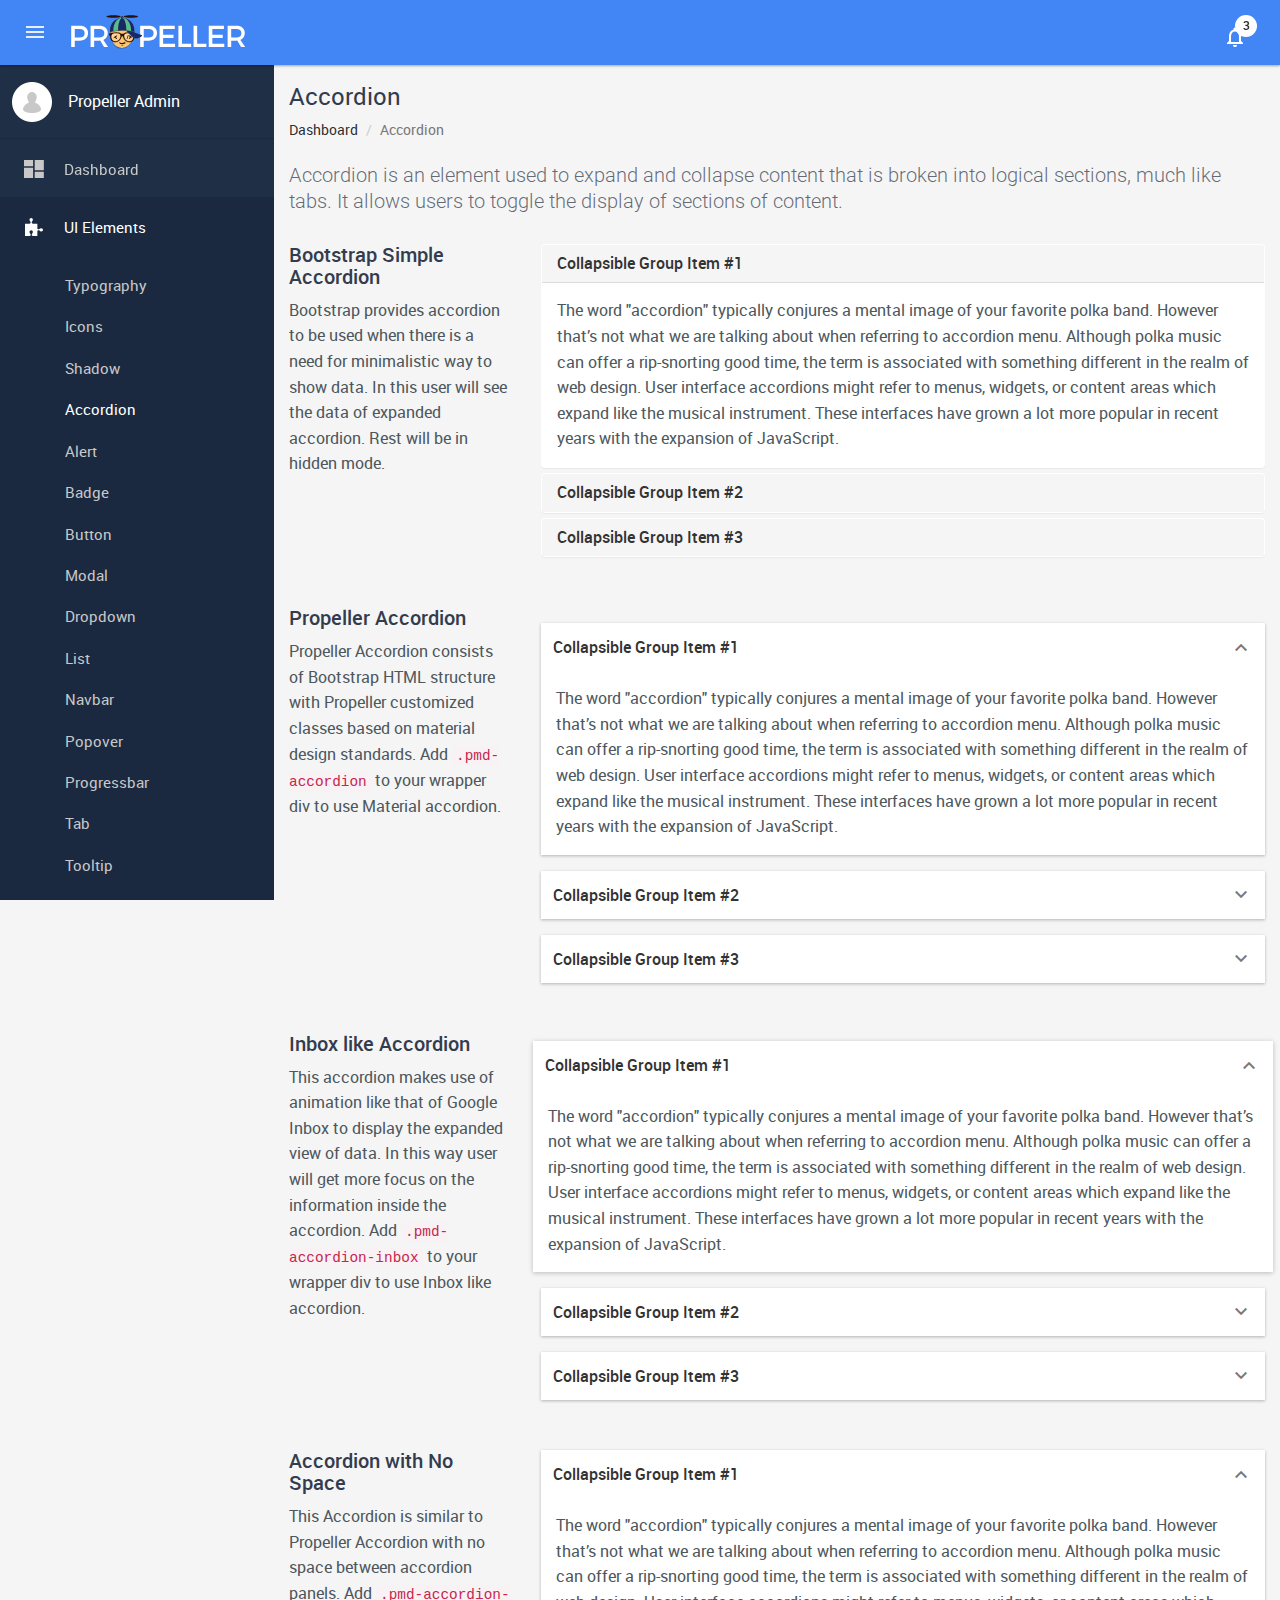
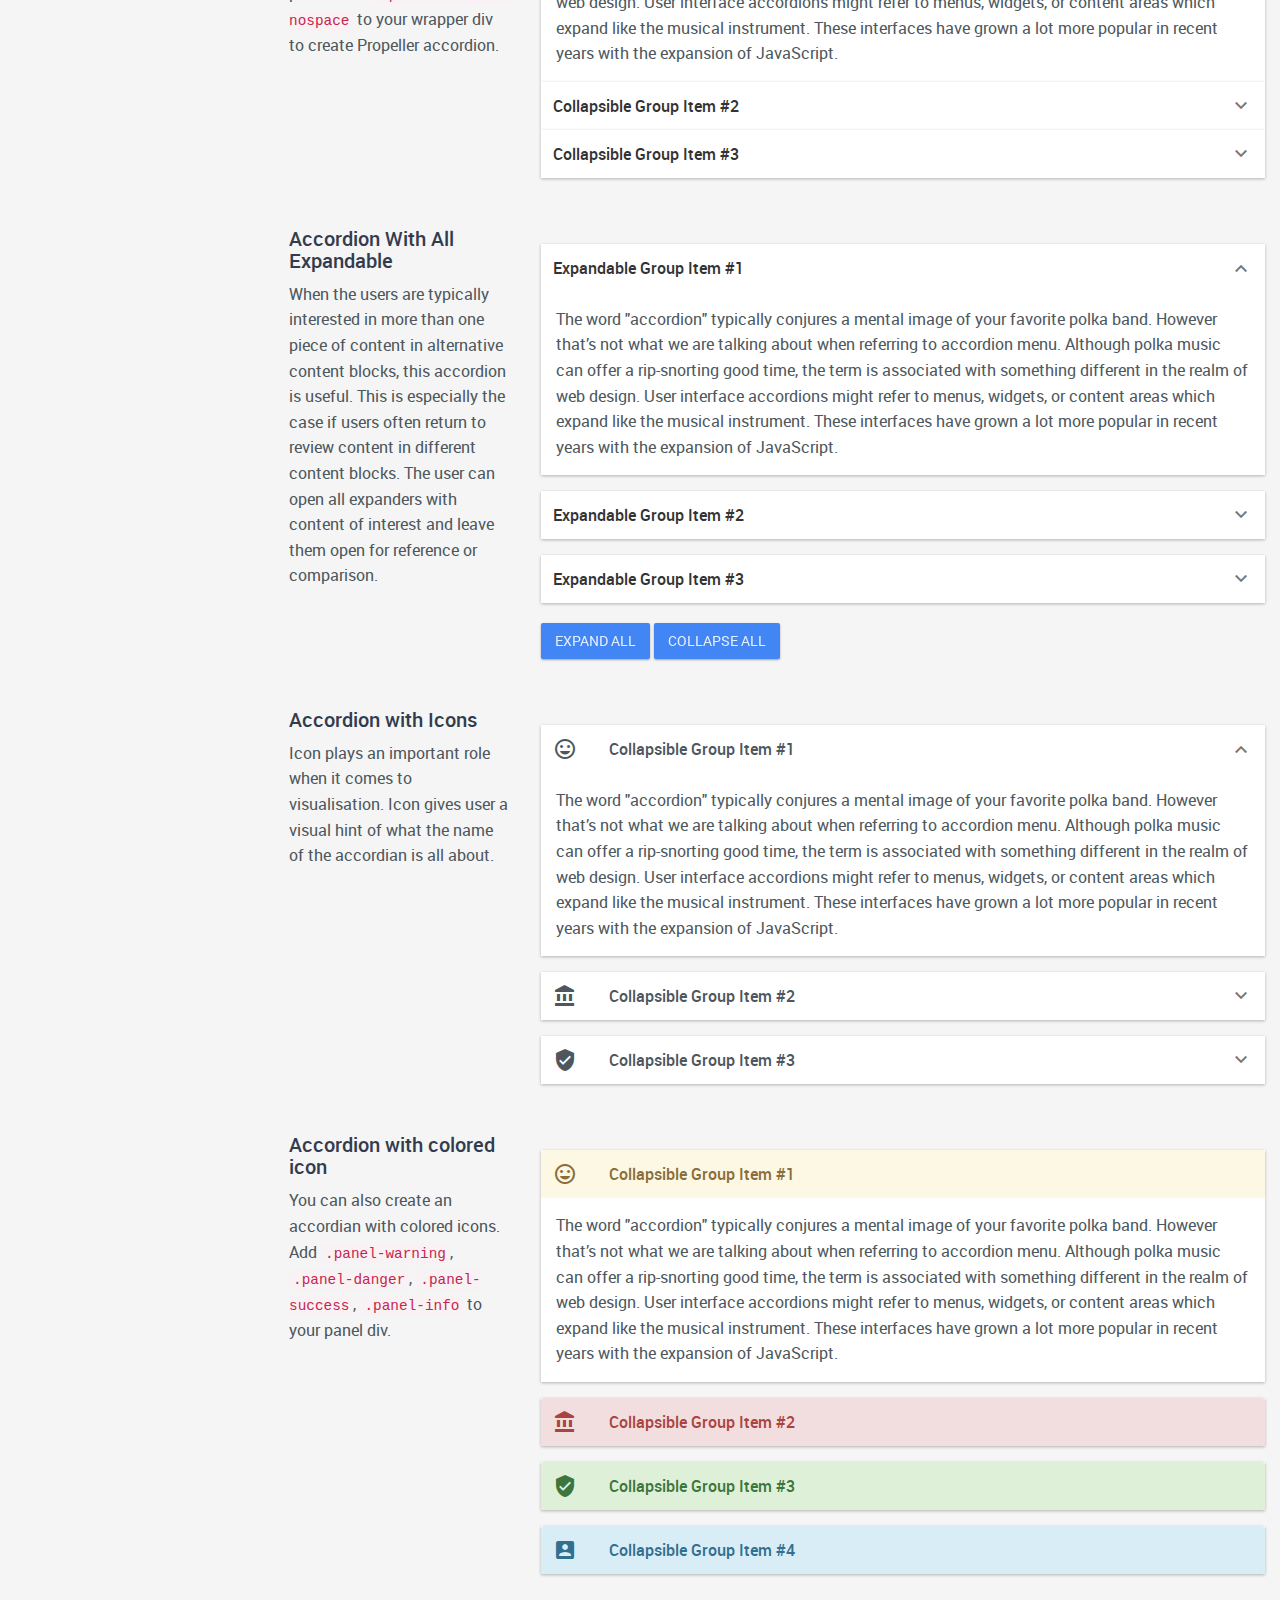
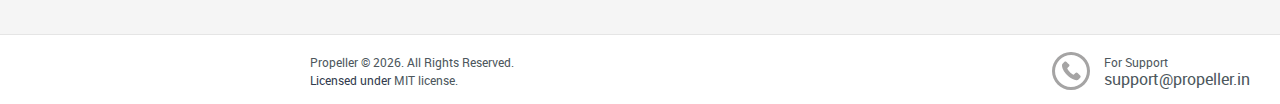
<file: accordion.html>
<!doctype html>
<html lang="">
<head>
<meta charset="utf-8">
<meta http-equiv="X-UA-Compatible" content="IE=edge">
<meta name="description" content="Accordion | Propeller - Admin Dashboard">
<meta content="width=device-width, initial-scale=1, user-scalable=no" name="viewport">
<title>Accordion | Propeller - Admin Dashboard</title>
<link rel="shortcut icon" type="image/x-icon" href="themes/images/favicon.ico">

<!-- Google icon -->
<link href="https://fonts.googleapis.com/icon?family=Material+Icons" rel="stylesheet">

<!-- Bootstrap css -->
<link rel="stylesheet" type="text/css" href="assets/css/bootstrap.min.css">

<!-- Propeller css -->
<link rel="stylesheet" type="text/css" href="assets/css/propeller.min.css">

<!-- Propeller theme css-->
<link rel="stylesheet" type="text/css" href="themes/css/propeller-theme.css" />

<!-- Propeller admin theme css-->
<link rel="stylesheet" type="text/css" href="themes/css/propeller-admin.css">

</head>

<body>
<!-- Header Starts -->
<!--Start Nav bar -->
<nav class="navbar navbar-inverse navbar-fixed-top pmd-navbar pmd-z-depth">

	<div class="container-fluid">
		<div class="pmd-navbar-right-icon pull-right navigation">

			
			<!-- Notifications -->
            <div class="dropdown notification icons pmd-dropdown">
			
				<a href="javascript:void(0)" title="Notification" class="dropdown-toggle pmd-ripple-effect"  data-toggle="dropdown" role="button" aria-expanded="true">
					<div data-badge="3" class="material-icons md-light pmd-sm pmd-badge  pmd-badge-overlap">notifications_none</div>
				</a>
			
				<div class="dropdown-menu dropdown-menu-right pmd-card pmd-card-default pmd-z-depth" role="menu">
					<!-- Card header -->
					<div class="pmd-card-title">
						<div class="media-body media-middle">
							<a href="notifications.html" class="pull-right">3 new notifications</a>
							<h3 class="pmd-card-title-text">Notifications</h3>
						</div>
					</div>
					
					<!-- Notifications list -->
					<ul class="list-group pmd-list-avatar pmd-card-list">
						<li class="list-group-item hidden">
							<p class="notification-blank">
								<span class="dic dic-notifications-none"></span> 
								<span>You don´t have any notifications</span>
							</p>
						</li>
						<li class="list-group-item unread">
							<a href="javascript:void(0)">
								<div class="media-left">
									<span class="avatar-list-img40x40">
										<img alt="40x40" data-src="holder.js/40x40" class="img-responsive" src="themes/images/profile-1.png" data-holder-rendered="true">
									</span>
								</div>
								<div class="media-body">
									<span class="list-group-item-heading"><span>Prathit</span> posted a new challanegs</span>
									<span class="list-group-item-text">5 Minutes ago</span>
								</div>
							</a>
						</li>
						<li class="list-group-item">
							<a href="javascript:void(0)">
								<div class="media-left">
									<span class="avatar-list-img40x40">
										<img alt="40x40" data-src="holder.js/40x40" class="img-responsive" src="themes/images/profile-2.png" data-holder-rendered="true">
									</span>
								</div>
								<div class="media-body">
									<span class="list-group-item-heading"><span>Keel</span> Cloned 2 challenges.</span>
									<span class="list-group-item-text">15 Minutes ago</span>
								</div>
							</a>
						</li>
						<li class="list-group-item unread">
							<a href="javascript:void(0)">
								<div class="media-left">
									<span class="avatar-list-img40x40">
										<img alt="40x40" data-src="holder.js/40x40" class="img-responsive" src="themes/images/profile-3.png" data-holder-rendered="true">
									</span>
								</div>
							
								<div class="media-body">
									<span class="list-group-item-heading"><span>John</span> posted new collection.</span>
									<span class="list-group-item-text">25 Minutes ago</span>
								</div>
							</a>
						</li>
						<li class="list-group-item unread">
							<a href="javascript:void(0)">
								<div class="media-left">
									<span class="avatar-list-img40x40">
										<img alt="40x40" data-src="holder.js/40x40" class="img-responsive" src="themes/images/profile-4.png" data-holder-rendered="true">
									</span>
								</div>
								<div class="media-body">
									<span class="list-group-item-heading"><span>Valerii</span> Shared 5 collection.</span>
									<span class="list-group-item-text">30 Minutes ago</span>
								</div>
							</a>
						</li>
					</ul><!-- End notifications list -->

				</div>
				
				
            </div> <!-- End notifications -->
		</div>
		<!-- Brand and toggle get grouped for better mobile display -->
		<div class="navbar-header">
			<a href="javascript:void(0);" class="btn btn-sm pmd-btn-fab pmd-btn-flat pmd-ripple-effect pull-left margin-r8 pmd-sidebar-toggle"><i class="material-icons">menu</i></a>	
		  <a href="index.html" class="navbar-brand">
		  	<svg version="1.1" x="0px" y="0px"
	 width="174.16px" height="48px" viewBox="0 0 174.16 48" enable-background="new 0 0 174.16 48" xml:space="preserve">
<g>
	<g>
		<path fill="#FFFFFF" d="M8.658,17.795c5.339,0,8.403,2.64,8.403,7.251c0,4.792-3.064,7.585-8.403,7.585H3.773v6.4h-3.58V17.795
			H8.658z M3.773,29.415h4.733c3.276,0,5.127-1.395,5.127-4.278c0-2.792-1.851-4.125-5.127-4.125H3.773V29.415z"/>
		<path fill="#FFFFFF" d="M29.167,32.601c-0.304,0.031-0.637,0.031-0.971,0.031H23.16v6.4h-3.58V17.795h8.616
			c5.431,0,8.556,2.64,8.556,7.251c0,3.398-1.578,5.794-4.399,6.886l4.763,7.1H33.05L29.167,32.601z M28.196,29.415
			c3.276,0,5.158-1.395,5.158-4.278c0-2.792-1.881-4.125-5.158-4.125H23.16v8.403H28.196z"/>
		<path fill="#FFFFFF" d="M77.622,17.795c5.339,0,8.403,2.64,8.403,7.251c0,4.792-3.064,7.585-8.403,7.585h-4.884v6.4h-3.58V17.795
			H77.622z M72.738,29.415h4.732c3.277,0,5.127-1.395,5.127-4.278c0-2.792-1.85-4.125-5.127-4.125h-4.732V29.415z"/>
		<path fill="#FFFFFF" d="M92.124,21.012v5.733h10.375v3.217H92.124v5.854h11.953v3.217H88.544V17.795h15.169v3.216H92.124z"/>
		<path fill="#FFFFFF" d="M120.188,35.786v3.246h-12.772V17.795h3.58v17.991H120.188z"/>
		<path fill="#FFFFFF" d="M135.356,35.786v3.246h-12.771V17.795h3.579v17.991H135.356z"/>
		<path fill="#FFFFFF" d="M141.333,21.012v5.733h10.376v3.217h-10.376v5.854h11.953v3.217h-15.533V17.795h15.17v3.216H141.333z"/>
		<path fill="#FFFFFF" d="M166.212,32.601c-0.304,0.031-0.638,0.031-0.971,0.031h-5.037v6.4h-3.578V17.795h8.615
			c5.43,0,8.555,2.64,8.555,7.251c0,3.398-1.577,5.794-4.399,6.886l4.764,7.1h-4.065L166.212,32.601z M165.241,29.415
			c3.275,0,5.156-1.395,5.156-4.278c0-2.792-1.881-4.125-5.156-4.125h-5.037v8.403H165.241z"/>
	</g>
	<path opacity="0.2" fill="#000001" d="M62.295,26.706c-0.529,4.162-1.91,7.709-3.951,10.195c-2.008,2.443-4.649,3.869-7.749,3.867
		c-3.078,0-5.549-1.311-7.413-3.635c-1.923-2.4-3.186-5.887-3.784-10.129l0.16-0.766l-0.035-0.928l5.57-1.038l5.709-0.359
		l4.412,0.115l6.468,1.056l0.701-0.109L62.295,26.706z"/>
	<path fill="#FDC672" d="M63.149,25.023c-0.557,4.405-2.009,8.157-4.156,10.788c-2.112,2.586-4.891,4.094-8.152,4.094
		c-3.237,0-5.836-1.387-7.797-3.846c-2.103-2.641-4.178-8.793-3.799-12.148c2.721-1.023,7.072-1.686,11.976-1.686
		c4.909,0,9.264,0.665,11.985,1.689L63.149,25.023z"/>
	<path opacity="0.2" fill="#2A100A" d="M61.876,31.167c-0.708,1.84-1.62,3.455-2.708,4.789c-1.093,1.338-2.363,2.391-3.785,3.105
		c-1.374,0.689-2.889,1.063-4.523,1.061c-1.624,0-3.09-0.342-4.401-0.99c-1.354-0.666-2.539-1.658-3.554-2.932
		c-1.026-1.287-1.84-2.873-2.476-4.703c-0.701-2.018-1.61-5.393-1.372-7.515v0.042c0.073-0.029,0.147-0.058,0.224-0.086
		c-0.377,3.349,1.694,9.493,3.794,12.127c1.941,2.436,4.511,3.816,7.706,3.84h0.078h0.08c3.221-0.023,5.968-1.525,8.06-4.086
		l0.048-0.061l0.015-0.018c0.065-0.08,0.129-0.162,0.192-0.246c2.455-3.191,3.748-7.563,3.951-11.554l-0.01-0.003
		c0.076,0.028,0.15,0.057,0.223,0.086C63.294,26.486,62.767,28.854,61.876,31.167L61.876,31.167z M62.993,23.863L62.993,23.863
		l0.069,0.024L62.993,23.863z"/>
	<path opacity="0.2" fill-rule="evenodd" clip-rule="evenodd" fill="#000001" d="M62.383,23.631l0.001,1.388
		c-2.568-1.019-5.091-2.174-9.881-2.174c-4.79,0-10.729,1.473-13.297,2.492l-0.009-1.408c2.718-1.033,7.092-1.704,12.024-1.704
		C55.661,22.226,59.648,22.769,62.383,23.631z"/>
	
		<path fill-rule="evenodd" clip-rule="evenodd" fill="none" stroke="#2A100A" stroke-width="1.167" stroke-linecap="round" stroke-miterlimit="2.6131" d="
		M48.769,34.872c0,0,2.086,1.539,5.132,0.008"/>
	<g>
		<path fill="#2A100A" d="M50.51,37.077l0.119,0.465l-0.007,0.004l-0.007,0.006l-0.007,0.002l-0.007,0.004l-0.007,0.002
			l-0.008,0.002l-0.007,0.002h-0.007h-0.008l-0.007-0.002L50.55,37.56l-0.008-0.002l-0.006-0.002l-0.007-0.002l-0.007-0.004
			l-0.006-0.004l-0.007-0.006l-0.006-0.004l-0.006-0.006l-0.006-0.008l-0.006-0.006l-0.006-0.008l-0.005-0.006l-0.005-0.01
			l-0.005-0.008l-0.004-0.01l-0.005-0.01l-0.004-0.01l-0.004-0.01l-0.003-0.012l-0.003-0.012l-0.003-0.012l-0.003-0.012
			l-0.002-0.012l-0.002-0.014l-0.001-0.012l-0.001-0.012l-0.001-0.014l0-0.012v-0.012V37.3v-0.012l0.001-0.012l0.001-0.012
			l0.001-0.014l0.002-0.01l0.002-0.014l0.003-0.012l0.002-0.01l0.003-0.012l0.003-0.01l0.004-0.012l0.004-0.01l0.004-0.01
			l0.004-0.008l0.005-0.01l0.005-0.01l0.005-0.008l0.005-0.008l0.006-0.008l0.006-0.006l0.007-0.008l0.006-0.006L50.51,37.077
			L50.51,37.077z M52.214,37.462l-0.231-0.318l-0.008,0.293l0.046,0.072l0.009,0.008l-0.008-0.006l-0.017-0.006l-0.025-0.01
			l-0.03-0.01l-0.036-0.008l-0.04-0.012l-0.045-0.01l-0.047-0.008l-0.051-0.01l-0.054-0.008l-0.056-0.008l-0.059-0.006l-0.06-0.006
			l-0.061-0.006l-0.063-0.002l-0.063-0.004h-0.063l-0.063,0.002l-0.062,0.002l-0.061,0.006l-0.06,0.008l-0.058,0.008l-0.056,0.01
			l-0.053,0.014l-0.051,0.014l-0.046,0.018l-0.042,0.02l-0.038,0.021l-0.032,0.021l-0.119-0.465l0.052-0.035l0.054-0.029
			l0.057-0.025l0.059-0.021l0.061-0.018l0.062-0.016l0.064-0.012l0.065-0.012l0.066-0.006l0.067-0.006l0.067-0.002l0.067-0.002
			h0.068l0.067,0.002l0.065,0.004l0.066,0.004l0.063,0.006l0.062,0.008l0.06,0.008l0.057,0.01l0.055,0.01l0.052,0.01l0.048,0.01
			l0.044,0.012L52,36.987l0.037,0.012l0.034,0.012l0.031,0.012l0.029,0.016l0.033,0.027l0.06,0.088L52.214,37.462L52.214,37.462z
			 M51.983,37.144l0.231,0.318l-0.005,0.01l-0.005,0.008l-0.005,0.01l-0.006,0.01l-0.006,0.006l-0.006,0.008l-0.006,0.008
			l-0.006,0.006l-0.006,0.006l-0.006,0.004l-0.007,0.004l-0.006,0.004l-0.007,0.004l-0.007,0.004h-0.007l-0.008,0.002l-0.007,0.002
			h-0.007h-0.007l-0.007-0.002h-0.007l-0.007-0.002l-0.007-0.004l-0.007-0.002l-0.007-0.004l-0.007-0.004l-0.007-0.004l-0.006-0.006
			l-0.006-0.006l-0.006-0.008l-0.006-0.006l-0.006-0.01L52,37.491l-0.005-0.008l-0.005-0.01l-0.004-0.01l-0.005-0.01l-0.004-0.012
			l-0.004-0.01l-0.003-0.01l-0.003-0.012l-0.003-0.012l-0.002-0.012l-0.003-0.012l-0.001-0.01l-0.002-0.012l-0.001-0.014l0-0.012
			l0-0.012l0-0.012l0-0.012l0-0.014l0-0.012l0.001-0.012l0.001-0.012l0.002-0.012l0.001-0.014l0.002-0.01l0.003-0.012l0.003-0.012
			l0.003-0.012l0.004-0.01l0.004-0.012L51.983,37.144z"/>
	</g>
	<path opacity="0.2" fill-rule="evenodd" clip-rule="evenodd" fill="#000001" d="M60.076,25.364
		c1.235,0.026,1.771,0.672,3.035,0.672c0.784-0.008,0.701,1.276,0.287,1.752c-0.565,0.553-0.752,0.773-0.83,1.471
		c-0.002,0.652-0.089,1.338-0.228,2.023c-1.384,5.896-9.588,3.791-10.522-1.795l-0.034-0.053c-0.152-0.424-0.432-0.709-0.753-0.709
		c-0.33,0-0.618,0.301-0.766,0.746c-0.921,5.598-9.139,7.713-10.525,1.811c-0.163-0.807-0.255-1.615-0.221-2.369
		c-0.009,0.121-0.013,0.234-0.015,0.346c-0.077-0.697-0.265-0.918-0.83-1.471c-0.414-0.476-0.497-1.76,0.288-1.752
		c1.539,0,3.899-1.017,6.289-1.017c2.371,0.141,3.624,0.491,4.296,1.06l-0.004-0.005c0.324,0.171,0.872,0.284,1.494,0.284
		c0.641,0,1.204-0.12,1.523-0.3c0.678-0.556,1.93-0.899,4.271-1.038C58.313,25.019,59.341,25.147,60.076,25.364z"/>
	<path fill-rule="evenodd" clip-rule="evenodd" fill="#2A100A" d="M60.874,24.703c1.304,0.027,1.868,0.673,3.203,0.673
		c0.828-0.008,0.741,1.276,0.303,1.751c-0.596,0.553-0.794,0.774-0.876,1.471c-0.002,0.652-0.094,1.338-0.24,2.021
		c-1.461,5.9-10.118,3.793-11.104-1.793l-0.036-0.053c-0.16-0.424-0.456-0.709-0.794-0.709c-0.349,0-0.652,0.301-0.809,0.746
		c-0.973,5.598-9.644,7.713-11.106,1.809c-0.171-0.805-0.269-1.613-0.233-2.369c-0.009,0.121-0.013,0.238-0.015,0.348
		c-0.082-0.697-0.279-0.918-0.875-1.471c-0.437-0.475-0.525-1.759,0.303-1.751c1.625,0,4.115-1.017,6.636-1.017
		c2.502,0.141,3.825,0.491,4.533,1.06l-0.004-0.005c0.342,0.171,0.92,0.284,1.576,0.284c0.677,0,1.271-0.12,1.607-0.299
		c0.715-0.556,2.037-0.9,4.506-1.039C59.014,24.359,60.098,24.487,60.874,24.703z"/>
	<path fill-rule="evenodd" clip-rule="evenodd" fill="#2A100A" d="M49.886,10.032c0.27-0.036,0.546-0.063,0.83-0.079L50.714,9.94
		c0-0.02,0-0.039,0-0.057c0-0.23,0.057-0.439,0.148-0.59v0l0,0c0.092-0.151,0.22-0.245,0.359-0.245c0.14,0,0.267,0.094,0.36,0.245
		l0,0c0.091,0.151,0.148,0.36,0.148,0.59c0,0.015,0,0.033-0.001,0.05L51.728,9.95c0.273,0.014,0.55,0.041,0.829,0.082
		c-0.101-0.965-0.572-1.719-1.162-1.844l0,0l-0.035-0.007l0,0l-0.031-0.004l-0.002-0.001h-0.001l-0.002,0l-0.031-0.003l-0.001,0l0,0
		h0L51.257,8.17h0l0,0h0l-0.035,0l-0.035,0l0,0l0,0h0l-0.034,0.002h0l0,0l-0.001,0L51.12,8.176l-0.002,0h-0.001l-0.003,0.001
		l-0.031,0.004h0l-0.034,0.007l0,0C50.458,8.313,49.986,9.067,49.886,10.032z"/>
	<g>
		<path fill-rule="evenodd" clip-rule="evenodd" fill="#2A100A" d="M42.527,7.231c-3.94,0-7.134,0.589-7.134,1.314
			c0,0.726,3.194,1.315,7.134,1.315s7.134-0.589,7.134-1.315C49.661,7.82,46.467,7.231,42.527,7.231z"/>
		<path fill-rule="evenodd" clip-rule="evenodd" fill="#2A100A" d="M59.916,7.231c3.939,0,7.134,0.589,7.134,1.315
			c0,0.726-3.194,1.314-7.134,1.314c-3.94,0-7.134-0.588-7.134-1.314C52.782,7.82,55.976,7.231,59.916,7.231z"/>
	</g>
	<path fill-rule="evenodd" clip-rule="evenodd" fill="#FFCE88" d="M45.161,25.369c4.019,0.226,4.213,1.133,4.277,2.776
		c-0.064,5.01-7.675,7.154-8.901,2.201c-0.274-1.285-0.309-2.578,0.268-3.511C41.3,26.036,41.976,25.369,45.161,25.369z"/>
	<path fill-rule="evenodd" clip-rule="evenodd" fill="#FFCE88" d="M57.517,25.369c-4.02,0.226-4.213,1.133-4.277,2.776
		c0.064,5.01,7.674,7.154,8.901,2.201c0.273-1.285,0.308-2.578-0.268-3.511C61.377,26.036,60.702,25.369,57.517,25.369z"/>
	<polygon fill-rule="evenodd" clip-rule="evenodd" fill="#2A100A" points="61.347,29.12 58.06,27.25 57.79,28.128 59.439,29.114 
		57.812,30.081 58.083,30.978 	"/>
	<polygon fill-rule="evenodd" clip-rule="evenodd" fill="#2A100A" points="56.937,26.886 57.635,26.886 56.293,31.024 
		55.595,31.024 	"/>
	<polygon fill-rule="evenodd" clip-rule="evenodd" fill="#2A100A" points="42.54,29.138 45.899,27.226 46.176,28.122 44.49,29.132 
		46.153,30.12 45.877,31.038 	"/>
	<g>
		<path opacity="0.7" fill-rule="evenodd" clip-rule="evenodd" fill="#FFFFFF" d="M44.813,25.968c-2.095,0-2.64,0.313-3.086,0.69
			c-0.52,0.438-0.693,1.046-0.707,1.651c0.015,0.58,0.356,0.953,0.873,1.15c-0.195-0.203-0.313-0.469-0.321-0.801
			c0.014-0.605,0.188-1.215,0.707-1.652c0.447-0.376,0.992-0.689,3.087-0.689c0.895,0.036,1.481,0.109,1.857,0.223
			C47.042,26.223,46.43,26.034,44.813,25.968z"/>
		<path opacity="0.7" fill-rule="evenodd" clip-rule="evenodd" fill="#FFFFFF" d="M57.637,25.968c-2.095,0-2.641,0.313-3.087,0.69
			c-0.521,0.438-0.693,1.046-0.708,1.651c0.015,0.58,0.356,0.953,0.874,1.15c-0.196-0.203-0.313-0.469-0.321-0.801
			c0.014-0.605,0.188-1.215,0.707-1.652c0.447-0.376,0.993-0.689,3.087-0.689c0.895,0.036,1.481,0.109,1.858,0.223
			C59.864,26.223,59.252,26.034,57.637,25.968z"/>
	</g>
	<path opacity="0.2" fill-rule="evenodd" clip-rule="evenodd" fill="#000001" d="M62.417,24.581l7.641,3.064
		c0.143,0.068,0.096,0.254,0.085,0.346c-0.011,0.09-1.248,2.254-4.252,2.877c-3.005,0.625-5.205-2.182-5.205-2.182l-4.928-5.515
		l3.181,0.438L62.417,24.581z"/>
	<path fill-rule="evenodd" clip-rule="evenodd" fill="#192866" d="M63.419,24.381l7.627,2.796c0.159,0.066,0.106,0.246,0.094,0.332
		c-0.012,0.086-1.38,2.164-4.705,2.766c-3.325,0.598-5.759-2.098-5.759-2.098l-5.79-5.634l6.488,0.9L63.419,24.381z"/>
	<path fill-rule="evenodd" clip-rule="evenodd" fill="#5ABD88" d="M51.221,9.932c6.738,0,12.2,5.462,12.2,12.201l0.001,1.866
		c-2.703-1.072-7.16-1.772-12.201-1.772s-9.498,0.7-12.201,1.772v-1.866C39.021,15.394,44.483,9.932,51.221,9.932z"/>
	<path fill-rule="evenodd" clip-rule="evenodd" fill="#192866" d="M60.089,23.044V22.47c0-6.094-3.009-11.184-7.021-12.399
		c5.861,0.891,10.352,5.952,10.352,12.062l0.001,1.866C62.5,23.632,61.374,23.31,60.089,23.044L60.089,23.044z M51.221,9.932
		L51.221,9.932c-2.272,0.001-4.118,5.559-4.156,12.459c1.319-0.107,2.714-0.165,4.156-0.165c1.442,0,2.836,0.058,4.156,0.165
		C55.339,15.49,53.493,9.932,51.221,9.932L51.221,9.932L51.221,9.932z M42.353,23.044c-1.284,0.266-2.41,0.588-3.332,0.954v-1.866
		c0-6.109,4.49-11.169,10.351-12.062c-4.01,1.217-7.019,6.305-7.019,12.399V23.044z"/>
	<path fill="#2A100A" d="M63.419,23.996l0,0.385c-3.474-1.376-8.462-1.827-12.199-1.827c-3.722,0-9.509,0.688-12.199,1.829l0-0.385
		c3.333-1.333,8.672-1.809,12.2-1.809C54.747,22.188,60.236,22.692,63.419,23.996z"/>
</g>
</svg>
		  </a>
		</div>
	</div>

</nav><!--End Nav bar -->
<!-- Header Ends -->

<!-- Sidebar Starts -->
<div class="pmd-sidebar-overlay"></div>

<!-- Left sidebar -->
<aside class="pmd-sidebar sidebar-default pmd-sidebar-slide-push pmd-sidebar-left pmd-sidebar-open bg-fill-darkblue sidebar-with-icons" role="navigation">
	<ul class="nav pmd-sidebar-nav">
		
		<!-- User info -->
		<li class="dropdown pmd-dropdown pmd-user-info visible-xs visible-md visible-sm visible-lg">
			<a aria-expanded="false" data-toggle="dropdown" class="btn-user dropdown-toggle media" data-sidebar="true" aria-expandedhref="javascript:void(0);">
				<div class="media-left">
					<img src="themes/images/user-icon.png" alt="New User">
				</div>
				<div class="media-body media-middle">Propeller Admin</div>
				<div class="media-right media-middle"><i class="dic-more-vert dic"></i></div>
			</a>
			<ul class="dropdown-menu">
				<li><a href="login.html">Logout</a></li>
			</ul>
		</li><!-- End user info -->
		
		<li> 
			<a class="pmd-ripple-effect" href="index.html">	
				<i class="media-left media-middle"><svg version="1.1" x="0px" y="0px" width="19.83px" height="18px" viewBox="287.725 407.535 19.83 18" enable-background="new 287.725 407.535 19.83 18"
	 xml:space="preserve">
<g>
	<path fill="#C9C8C8" d="M307.555,407.535h-9.108v10.264h9.108V407.535z M287.725,407.535v6.232h9.109v-6.232H287.725z
		 M296.834,415.271h-9.109v10.264h9.109V415.271z M307.555,419.303h-9.108v6.232h9.108V419.303z"/>
</g>
</svg></i>
				<span class="media-body">Dashboard</span>
			</a> 
		</li>
		
		<li class="dropdown pmd-dropdown"> 
			<a aria-expanded="false" data-toggle="dropdown" class="btn-user dropdown-toggle media" data-sidebar="true" href="javascript:void(0);">	
				<i class="media-left media-middle"><svg version="1.1" x="0px" y="0px" width="18px" height="18.001px" viewBox="0 0 18 18.001" enable-background="new 0 0 18 18.001" xml:space="preserve">
<path fill="#C9C8C8" d="M6.188,0.001C5.232,0.001,4.5,0.732,4.5,1.688c0,0.394,0.166,0.739,0.334,1.02L5.45,3.71
	c0.113,0.113,0.176,0.341,0.176,0.51v0.281c0,0.619-0.506,1.125-1.125,1.125H0.282c-0.169,0-0.281,0.112-0.281,0.281V17.72
	c0,0.168,0.112,0.281,0.281,0.281h4.219c0.619,0,1.125-0.506,1.125-1.125v-0.281c0-0.168-0.063-0.397-0.176-0.509
	c0,0-0.615-0.946-0.615-1.002C4.666,14.802,4.5,14.457,4.5,14.063c0-0.956,0.731-1.688,1.688-1.688s1.688,0.731,1.688,1.688
	c0,0.394-0.166,0.739-0.334,1.02l-0.616,1.002c-0.056,0.112-0.176,0.341-0.176,0.509v0.281c0,0.619,0.506,1.125,1.125,1.125h4.219
	c0.168,0,0.281-0.113,0.281-0.281V13.5c0-0.619,0.506-1.125,1.125-1.125h0.281c0.169,0,0.396,0.063,0.51,0.176
	c0,0,0.945,0.616,1.002,0.616c0.337,0.168,0.626,0.334,1.02,0.334c0.956,0,1.687-0.731,1.687-1.687c0-0.957-0.731-1.688-1.687-1.688
	c-0.394,0-0.738,0.166-1.02,0.334l-1.002,0.616c-0.113,0.056-0.341,0.176-0.51,0.176H13.5c-0.619,0-1.125-0.506-1.125-1.125V5.908
	c0-0.168-0.113-0.281-0.281-0.281H7.875c-0.619,0-1.125-0.506-1.125-1.125V4.221c0-0.168,0.063-0.397,0.176-0.51
	c0,0,0.616-0.945,0.616-1.001c0.168-0.281,0.334-0.626,0.334-1.02C7.875,0.733,7.144,0.002,6.188,0.001L6.188,0.001z"/>
</svg></i> 
				<span class="media-body">UI Elements</span>
				<div class="media-right media-bottom"><i class="dic-more-vert dic"></i></div>
			</a> 
			<ul class="dropdown-menu">
				<li><a href="typography.html">Typography</a></li>
				<li><a href="icons.html">Icons</a></li>
				<li><a href="shadow.html">Shadow</a></li>
				<li><a href="accordion.html">Accordion</a></li>
				<li><a href="alert.html">Alert</a></li>
				<li><a href="badge.html">Badge</a></li>
				<li><a href="button.html">Button</a></li>
				<li><a href="modal.html">Modal</a></li>
				<li><a href="dropdown.html">Dropdown</a></li>
				<li><a href="list.html">List</a></li>
				<li><a href="navbar.html">Navbar</a></li>
				<li><a href="popover.html">Popover</a></li>
				<li><a href="progressbar.html">Progressbar</a></li>
				<!--<li><a href="sidebar.html">Sidebar</a></li> -->
				<li><a href="tab.html">Tab</a></li>
				<li><a href="tooltip.html">Tooltip</a></li>
				<li><a href="card.html">Card</a></li>
				<li><a href="floating-button.html">Floating Action Button</a></li>
			</ul>
		</li>
		<li class="dropdown pmd-dropdown"> 
			<a aria-expanded="false" data-toggle="dropdown" class="btn-user dropdown-toggle media" data-sidebar="true" href="javascript:void(0);">	
				<i class="material-icons media-left pmd-sm">swap_calls</i> 
				<span class="media-body">Third Party Elements</span>
				<div class="media-right media-bottom"><i class="dic-more-vert dic"></i></div>
			</a> 
			<ul class="dropdown-menu">
				<li><a href="custom-scroll.html">Custom Scrollbar</a></li>
				<li><a href="datetimepicker.html">Datetimepicker</a></li>
				<li><a href="range-slider.html">Range Slider</a></li>
				<li><a href="select2.html">Select2</a></li>
			</ul>
		</li>
		
		<li class="dropdown pmd-dropdown"> 
			<a aria-expanded="false" data-toggle="dropdown" class="btn-user dropdown-toggle media" data-sidebar="true" href="javascript:void(0);">	
				<i class="media-left media-middle"><svg version="1.1" x="0px" y="0px" width="14.187px" height="18px" viewBox="0 0 14.187 18" enable-background="new 0 0 14.187 18" xml:space="preserve">
<path fill="#C9C8C8" d="M0,0v18h14.187V0H0z M3.121,3.293h2.023v4.767H3.121V3.293z M11.211,14.764H2.948v-2.022h8.263V14.764
	L11.211,14.764z M11.211,11.585H2.948V9.563h8.263V11.585L11.211,11.585z M11.211,8.407H7.455V6.385h3.756V8.407z M11.211,5.229
	H7.455V3.207h3.756V5.229z"/>
</svg></i>
				<span class="media-body">Form</span>
				<div class="media-right media-bottom"><i class="dic-more-vert dic"></i></div>
			</a> 
			<ul class="dropdown-menu">
				<li><a href="form-element.html">Form Elements</a></li>
				<li><a href="form.html">Form Examples</a></li>
			</ul>
		</li>
		<li class="dropdown pmd-dropdown"> 
			<a aria-expanded="false" data-toggle="dropdown" class="btn-user dropdown-toggle media" data-sidebar="true" href="javascript:void(0);">	
				<i class="media-left media-middle"><svg version="1.1" x="0px" y="0px" width="18px" height="12.706px" viewBox="0 0 18 12.706" enable-background="new 0 0 18 12.706" xml:space="preserve">
<path fill="#C9C8C8" d="M0,0v12.706h18V0H0z M12.706,4.235v3.176H9.108V4.235H12.706z M8.049,4.235v3.176h-6.99V4.235H8.049z
	 M1.059,8.47h6.99v3.177h-6.99V8.47z M9.108,11.647V8.47h3.599v3.177H9.108z M13.766,11.647V8.47h3.176v3.177H13.766z M16.942,7.412
	h-3.176V4.235h3.176V7.412L16.942,7.412z"/>
</svg></i> 
				<span class="media-body">Table</span>
				<div class="media-right media-bottom"><i class="dic-more-vert dic"></i></div>
			</a> 
			<ul class="dropdown-menu">
				<li><a href="table.html">Normal Table</a></li>
				<li><a href="data-table.html">Data Table</a></li>
				<li><a href="table-with-expand-collapse.html">Table with Expand/Collapse</a></li>
			</ul>
		</li>

		<li class="dropdown pmd-dropdown"> 
			<a aria-expanded="false" data-toggle="dropdown" class="btn-user dropdown-toggle media" data-sidebar="true" href="javascript:void(0);">	
				<i class="media-left media-middle">
				<svg x="0px" y="0px" width="18px" height="18px" viewBox="288.64 337.535 18 18" enable-background="new 288.64 337.535 18 18" xml:space="preserve">
					<title>022-layout view</title>
					<desc>Created with Sketch.</desc>
					<g>
						<g>
							<path fill="#C9C8C8" d="M298.765,353.285v-2.25h3.375v-3.375h2.25v5.625H298.765z M290.89,347.66h2.25v3.375h3.375v2.25h-5.625
								V347.66z M296.515,339.785v2.25h-3.375v3.375h-2.25v-5.625H296.515z M295.39,348.785h4.5v-4.5h-4.5V348.785z M304.39,345.41h-2.25
								v-3.375h-3.375v-2.25h5.625V345.41z M288.64,355.535h18v-18h-18V355.535z"/>
						</g>
					</g>
					<text transform="matrix(1 0 0 1 -0.0154 1202.2578)" font-family="'HelveticaNeue-Bold'" font-size="186.0251">Created by Richard Wearn</text>
					<text transform="matrix(1 0 0 1 -0.0154 1388.2891)" font-family="'HelveticaNeue-Bold'" font-size="186.0251">from the Noun Project</text>
				</svg></i> 
				<span class="media-body">Pages</span>
				<div class="media-right media-bottom"><i class="dic-more-vert dic"></i></div>
			</a> 
			<ul class="dropdown-menu">
				<li><a href="about.html">About</a></li>
				<li><a href="contact.html">Contact</a></li>
				<li><a href="404.html">404</a></li>
				<li><a href="blank.html">Blank</a></li>
				<li><a href="profile.html">Profile</a></li>
			</ul>
		</li>
		<li> 
			<a class="pmd-ripple-effect" href="login.html">	
				<i class="media-left media-middle">
				<svg version="1.1" id="Layer_1" x="0px" y="0px" width="18px" height="18px" viewBox="288.64 337.535 18 18" enable-background="new 288.64 337.535 18 18" xml:space="preserve">
				<path fill="#C9C8C8" d="M295.39,337.535v2.25h9v13.5h-9v2.25h11.25v-18H295.39z M297.64,342.035v3.375h-9v2.25h9v3.375l3.375-3.375
					l1.125-1.125l-1.125-1.125L297.64,342.035z"/>
				</svg></i> 
				<span class="media-body">Login</span>
			</a> 
		</li>
		<li> 
			<a class="pmd-ripple-effect" href="inbox.html">	
				<i class="media-left media-middle">
				<svg version="1.1" x="0px" y="0px" width="18px" height="12.479px" viewBox="288.64 363.118 18 12.479" enable-background="new 288.64 363.118 18 12.479" xml:space="preserve">
					<g transform="translate(641.29613,1096.2351)">
						<path fill="#C9C8C8" d="M-352.656-726.466v-5.828l4.484,4.484c2.467,2.466,4.499,4.484,4.516,4.484s2.049-2.018,4.516-4.484
							l4.484-4.484v5.828v5.828h-9h-9V-726.466z M-347.854-728.929l-4.188-4.188h8.385h8.386l-4.188,4.188
							c-2.304,2.303-4.192,4.188-4.198,4.188S-345.551-726.626-347.854-728.929z"/>
					</g>
				</svg></i> 
				<span class="media-body">Inbox</span>
			</a> 
		</li>
		<li> 
			<a class="pmd-ripple-effect" href="notifications.html">	
				<i class="media-left media-middle">
				<svg version="1.1" id="Layer_1" x="0px" y="0px" width="15.3px" height="18px" viewBox="289.99 337.535 15.3 18" enable-background="new 289.99 337.535 15.3 18" xml:space="preserve">
					<g>
						<g>
							<path fill="#C9C8C8" d="M297.64,355.535c0.99,0,1.8-0.81,1.8-1.8h-3.6C295.84,354.725,296.65,355.535,297.64,355.535z
								 M303.49,350.135v-4.95c0-2.79-1.891-5.041-4.501-5.67v-0.63c0-0.72-0.63-1.35-1.35-1.35c-0.72,0-1.35,0.63-1.35,1.35v0.63
								c-2.61,0.629-4.5,2.88-4.5,5.67v4.95l-1.8,1.8v0.9h15.3v-0.9L303.49,350.135z"/>
						</g>
					</g>
				</svg></i> 
				<span class="media-body">Notifications</span>
			</a> 
		</li>
		
	</ul>
</aside><!-- End Left sidebar -->
<!-- Sidebar Ends -->
	
<!--Accordion -->
<div id="content" class="pmd-content">
	
	<div class="container-fluid"> 
		
		<!-- Title -->
		<h1 class="section-title" id="accordion-title">
			<span>Accordion</span>
		</h1><!-- End Title -->
		
		<!--breadcrum start-->
		<ol class="breadcrumb text-left">
		  <li><a href="index.html">Dashboard</a></li>
		  <li class="active">Accordion</li>
		</ol><!--breadcrum end-->
		
		<!--component header -->
		<div class="componant-title-bg"> 
			<p class="lead">Accordion is an element used to expand and collapse content that is broken into logical sections, much like tabs. It allows users to toggle the display of sections of content.</p>
		</div> <!--component header end-->
		
		<!-- Simple Bootstrap Accordion -->
		<section class="row component-section">
			
			<!-- Simple Bootstrap Accordion title and description -->
			<div class="col-md-3">
				<div id="bootstrap-accordion">
					<h2>Bootstrap Simple Accordion</h2>
				</div>
				<p>Bootstrap provides accordion to be used when there is a need for minimalistic way to show data. In this user will see the data of expanded accordion. Rest will be in hidden mode.</p>
			</div> <!-- Simple Bootstrap Accordion title and description end -->
			
			<div class="col-md-9"> 
				
				<!--Simple Bootstrap Accordion code and example  -->
				<div class="component-box">
					<!--Simple Bootstrap Accordion example -->
					<div class="panel-group" id="accordion" role="tablist" aria-multiselectable="true">
  						<div class="panel panel-default">
							<div class="panel-heading" role="tab" id="headingOne">
								<h4 class="panel-title">
									<a role="button" data-toggle="collapse" data-parent="#accordion" href="#collapseOne" aria-expanded="true" aria-controls="collapseOne">
								  	Collapsible Group Item #1
									</a>
							  	</h4>
							</div>
							<div id="collapseOne" class="panel-collapse collapse in" role="tabpanel" aria-labelledby="headingOne">
								<div class="panel-body">
									The word &quot;accordion&quot; typically conjures a mental image of your favorite polka band. However that’s not what we are talking about when referring to accordion menu. Although polka music can offer a rip-snorting good time, the term is associated with something different in the realm of web design. User interface accordions might refer to menus, widgets, or content areas which expand like the musical instrument. These interfaces have grown a lot more popular in recent years with the expansion of JavaScript.
							  	</div>
							</div>
						</div>
						<div class="panel panel-default">
							<div class="panel-heading" role="tab" id="headingTwo">
								<h4 class="panel-title">
									<a class="collapsed" role="button" data-toggle="collapse" data-parent="#accordion" href="#collapseTwo" aria-expanded="false" aria-controls="collapseTwo">
								  	Collapsible Group Item #2
									</a>
							  	</h4>
							</div>
    						<div id="collapseTwo" class="panel-collapse collapse" role="tabpanel" aria-labelledby="headingTwo">
						  		<div class="panel-body">
								 Accordions are popular because they allow developers to force large amounts of content into tiny spaces on the page. Granted these content displays also require dynamic effects for switching between page elements – so there are pros and cons to accordions.
						  		</div>
    						</div>
  						</div>
  						<div class="panel panel-default">
    						<div class="panel-heading" role="tab" id="headingThree">
      							<h4 class="panel-title">
									<a class="collapsed" role="button" data-toggle="collapse" data-parent="#accordion" href="#collapseThree" aria-expanded="false" aria-controls="collapseThree">
									  Collapsible Group Item #3
									</a>
      							</h4>
    						</div>
    						<div id="collapseThree" class="panel-collapse collapse" role="tabpanel" aria-labelledby="headingThree">
						  		<div class="panel-body">
								Not every website needs an accordion menu and you certainly won’t find them all the time. But that’s no reason to ignore the concept entirely. The purpose of an accordion menu is to manage an overabundance of content through dynamic switching. Each interface works differently based on the circumstances of the layout.
						  		</div>
    						</div>
 			 			</div>
					</div> <!--Simple Bootstrap Accordion example end-->
					
				</div> <!--Simple Bootstrap Accordion code and example end -->
			</div>
		</section> <!-- Simple Bootstrap Accordion end -->	
		
		<!-- Propeller Accordion -->
		<section class="row component-section">
		
			<!-- Propeller Accordion title and description -->
			<div class="col-md-3">
				<div id="propeller-accordion">
					<h2>Propeller Accordion</h2>
				</div>
				<p>Propeller Accordion consists of Bootstrap HTML structure with Propeller customized classes based on material design standards. Add <code>.pmd-accordion</code> to your wrapper div to use Material accordion.</p>
			</div> <!-- Propeller Accordion title and description end-->
			
			<div class="col-md-9"> 
				
				<!-- Propeller Accordion code and example -->
				<div class="component-box">
					<!-- Propeller Accordion example -->
					<div class="panel-group pmd-accordion" id="accordion7" role="tablist" aria-multiselectable="true" > 
						<div class="panel panel-default"> 
							<div class="panel-heading" role="tab" id="headingOne">
								<h4 class="panel-title"> 
									<a data-toggle="collapse" data-parent="#accordion7" href="#collapseOne7" aria-expanded="true" aria-controls="collapseOne7" data-expandable="false"> Collapsible Group Item #1 <i class="material-icons md-dark pmd-sm pmd-accordion-arrow">keyboard_arrow_down</i></a> 
								</h4>
							</div>
							<div id="collapseOne7" class="panel-collapse collapse in" role="tabpanel" aria-labelledby="headingOne">
								<div class="panel-body">The word "accordion" typically conjures a mental image of your favorite polka band. However that’s not what we are talking about when referring to accordion menu. Although polka music can offer a rip-snorting good time, the term is associated with something different in the realm of web design. User interface accordions might refer to menus, widgets, or content areas which expand like the musical instrument. These interfaces have grown a lot more popular in recent years with the expansion of JavaScript.</div>
							</div>
						</div>
						<div class="panel panel-default"> 
							<div class="panel-heading" role="tab" id="headingTwo">
								<h4 class="panel-title"> 
									<a data-toggle="collapse" data-parent="#accordion7" href="#collapseTwo7" aria-expanded="false" aria-controls="collapseTwo7"  data-expandable="false"> Collapsible Group Item #2 <i class="material-icons md-dark pmd-sm pmd-accordion-arrow">keyboard_arrow_down</i></a>
								</h4>
							</div>
							<div id="collapseTwo7" class="panel-collapse collapse" role="tabpanel" aria-labelledby="headingTwo">
								<div class="panel-body">Accordions are popular because they allow developers to force large amounts of content into tiny spaces on the page. Granted these content displays also require dynamic effects for switching between page elements – so there are pros and cons to accordions. </div>
							</div>
						</div>
						<div class="panel panel-default"> 
							<div class="panel-heading" role="tab" id="headingThree">
								<h4 class="panel-title"> 
									<a class="collapsed" data-toggle="collapse" data-parent="#accordion7" href="#collapseThree7" aria-expanded="false" aria-controls="collapseThree7"  data-expandable="false"> Collapsible Group Item #3 <i class="material-icons md-dark pmd-sm pmd-accordion-arrow">keyboard_arrow_down</i></a>
								</h4>
							</div>
							<div id="collapseThree7" class="panel-collapse collapse" role="tabpanel" aria-labelledby="headingThree">
								<div class="panel-body">Not every website needs an accordion menu and you certainly won’t find them all the time. But that’s no reason to ignore the concept entirely. The purpose of an accordion menu is to manage an overabundance of content through dynamic switching. Each interface works differently based on the circumstances of the layout. </div>
							</div>
						</div>
					</div> <!-- Propeller Accordion example end-->
					
				</div> <!--Scalable Accordion code and example end-->
			</div>
		</section> <!-- Propeller Accordion end --> 	
		
		<!-- Inbox like Accordion -->
		<section class="row component-section">
		
			<!-- Inbox like Accordion title and description -->
			<div class="col-md-3">
				<div id="inbox-like-accordion">
					<h2>Inbox like Accordion</h2>
				</div>
				<p>This accordion makes use of animation like that of Google Inbox to display the expanded view of data. In this way user will get more focus on the information inside the accordion. Add <code>.pmd-accordion-inbox</code> to your wrapper div to use Inbox like accordion.</p>
			</div> <!-- Inbox like Accordion title and description end-->
			
			<div class="col-md-9"> 
				
				<!-- Inbox like Accordion code and example -->
				<div class="component-box">
					<!-- Inbox like Accordion example -->
					<div class="panel-group pmd-accordion pmd-accordion-inbox" id="accordion6" role="tablist" aria-multiselectable="true" > 
						<div class="panel panel-default"> 
							<div class="panel-heading" role="tab" id="headingOne">
								<h4 class="panel-title"> <a data-toggle="collapse" data-parent="#accordion6" href="#collapseOne6" aria-expanded="true" aria-controls="collapseOne6" data-expandable="false"> Collapsible Group Item #1 <i class="material-icons md-dark pmd-sm pmd-accordion-arrow">keyboard_arrow_down</i></a> </h4>
							</div>
							<div id="collapseOne6" class="panel-collapse collapse in" role="tabpanel" aria-labelledby="headingOne">
								<div class="panel-body">The word "accordion" typically conjures a mental image of your favorite polka band. However that’s not what we are talking about when referring to accordion menu. Although polka music can offer a rip-snorting good time, the term is associated with something different in the realm of web design. User interface accordions might refer to menus, widgets, or content areas which expand like the musical instrument. These interfaces have grown a lot more popular in recent years with the expansion of JavaScript.</div>
							</div>
						</div>
						<div class="panel panel-default"> 
							<div class="panel-heading" role="tab" id="headingTwo">
								<h4 class="panel-title"> <a data-toggle="collapse" data-parent="#accordion6" href="#collapseTwo6" aria-expanded="false" aria-controls="collapseTwo6"  data-expandable="false"> Collapsible Group Item #2 <i class="material-icons md-dark pmd-sm pmd-accordion-arrow">keyboard_arrow_down</i></a> </h4>
							</div>
							<div id="collapseTwo6" class="panel-collapse collapse" role="tabpanel" aria-labelledby="headingTwo">
								<div class="panel-body">Accordions are popular because they allow developers to force large amounts of content into tiny spaces on the page. Granted these content displays also require dynamic effects for switching between page elements – so there are pros and cons to accordions. </div>
							</div>
						</div>
						<div class="panel panel-default"> 
							<div class="panel-heading" role="tab" id="headingThree">
								<h4 class="panel-title"> <a data-toggle="collapse" data-parent="#accordion6" href="#collapseThree6" aria-expanded="false" aria-controls="collapseThree6"  data-expandable="false"> Collapsible Group Item #3 <i class="material-icons md-dark pmd-sm pmd-accordion-arrow">keyboard_arrow_down</i></a> </h4>
							</div>
							<div id="collapseThree6" class="panel-collapse collapse" role="tabpanel" aria-labelledby="headingThree">
								<div class="panel-body">Not every website needs an accordion menu and you certainly won’t find them all the time. But that’s no reason to ignore the concept entirely. The purpose of an accordion menu is to manage an overabundance of content through dynamic switching. Each interface works differently based on the circumstances of the layout. </div>
							</div>
						</div>
					</div> <!-- Inbox like Accordion example end-->
					
				</div> <!-- Inbox like Accordion code and example end-->
			</div>
		</section> <!-- Inbox like Accordion end --> 	
		
		<!-- Accordion with No Space -->
		<section class="row component-section">
		
			<!-- Accordion with No Space title and description -->
			<div class="col-md-3">
				<div id="nospace-accordion">
					<h2>Accordion with No Space</h2>
				</div>
				<p>This Accordion is similar to Propeller Accordion with no space between accordion panels. Add <code>.pmd-accordion-nospace</code> to your wrapper div to create Propeller accordion.</p>
			</div> <!-- Accordion with No Space title and description end -->
			
			<div class="col-md-9"> 
			
				<!-- Accordion with No Space code and example -->
				<div class="component-box">
					<!-- Accordion with No Space example -->
					<div class="panel-group pmd-accordion pmd-accordion-nospace" id="accordion5" role="tablist" aria-multiselectable="true" > 
						<div class="panel panel-default"> 
							<div class="panel-heading" role="tab" id="headingOne">
								<h4 class="panel-title"><a data-toggle="collapse"  data-parent="#accordion5" href="#collapseOne5" aria-expanded="true" aria-controls="collapseOne5" data-expandable="false"> Collapsible Group Item #1 <i class="material-icons md-dark pmd-sm pmd-accordion-arrow">keyboard_arrow_down</i></a></h4>
							</div>
							<div id="collapseOne5" class="panel-collapse collapse in" role="tabpanel" aria-labelledby="headingOne">
								<div class="panel-body"> The word "accordion" typically conjures a mental image of your favorite polka band. However that’s not what we are talking about when referring to accordion menu. Although polka music can offer a rip-snorting good time, the term is associated with something different in the realm of web design. User interface accordions might refer to menus, widgets, or content areas which expand like the musical instrument. These interfaces have grown a lot more popular in recent years with the expansion of JavaScript.</div>
							</div>
						</div>
						<div class="panel panel-default"> 
							<div class="panel-heading" role="tab" id="headingTwo">
								<h4 class="panel-title"> <a data-toggle="collapse" data-parent="#accordion5" href="#collapseTwo5" aria-expanded="false" aria-controls="collapseTwo5"  data-expandable="false"> Collapsible Group Item #2 <i class="material-icons md-dark pmd-sm pmd-accordion-arrow">keyboard_arrow_down</i></a>  </h4>
							</div>
							<div id="collapseTwo5" class="panel-collapse collapse" role="tabpanel" aria-labelledby="headingTwo">
								<div class="panel-body">Accordions are popular because they allow developers to force large amounts of content into tiny spaces on the page. Granted these content displays also require dynamic effects for switching between page elements – so there are pros and cons to accordions.</div>
							</div>
						</div>
						<div class="panel panel-default"> 
							<div class="panel-heading" role="tab" id="headingThree">
								<h4 class="panel-title"> <a data-toggle="collapse" data-parent="#accordion5" href="#collapseThree5" aria-expanded="false" aria-controls="collapseThree5"  data-expandable="false"> Collapsible Group Item #3 <i class="material-icons md-dark pmd-sm pmd-accordion-arrow">keyboard_arrow_down</i></a>  </h4>
							</div>
							<div id="collapseThree5" class="panel-collapse collapse" role="tabpanel" aria-labelledby="headingThree">
								<div class="panel-body">Not every website needs an accordion menu and you certainly won’t find them all the time. But that’s no reason to ignore the concept entirely. The purpose of an accordion menu is to manage an overabundance of content through dynamic switching. Each interface works differently based on the circumstances of the layout.</div>
							</div>
						</div>
					</div> <!-- Accordion with No Space example end -->
					
				</div> <!-- Accordion with No Space code and example end-->
			</div>
		</section><!-- Accordion with No Space end --> 	
		
		<!-- Accordion With All Expandable -->
		<section class="row component-section">
		
			<!-- Accordion with all expandable title and description -->
			<div class="col-md-3">
				<div id="expandable">
					<h2>Accordion With All Expandable</h2>
				</div>
				<p>When the users are typically interested in more than one piece of content in alternative content blocks, this accordion is useful. This is especially the case if users often return to review content in different content blocks. The user can open all expanders with content of interest and leave them open for reference or comparison.</p>
			</div> <!-- Accordion with all expandable title and description end -->
			
			<div class="col-md-9"> 
				
				<!--Accordion With All Expandable code and example  -->
				<div class="component-box">
					<!--Accordion with all expandable example -->
					<div class="panel-group pmd-accordion" id="accordion2" role="tablist" aria-multiselectable="true" > 
						<div class="panel panel-default"> 
							<div class="panel-heading" role="tab" id="headingOne">
								<h4 class="panel-title"> <a  data-toggle="collapse" data-parent="#accordion2" href="#collapseOne2" aria-expanded="true" aria-controls="collapseOne2" data-expandable="true">Expandable Group Item #1 <i class="material-icons md-dark pmd-sm pmd-accordion-arrow">keyboard_arrow_down</i></a></h4>
							</div>
							<div id="collapseOne2" class="panel-collapse collapse in" role="tabpanel" aria-labelledby="headingOne">
								<div class="panel-body">The word "accordion" typically conjures a mental image of your favorite polka band. However that’s not what we are talking about when referring to accordion menu. Although polka music can offer a rip-snorting good time, the term is associated with something different in the realm of web design. User interface accordions might refer to menus, widgets, or content areas which expand like the musical instrument. These interfaces have grown a lot more popular in recent years with the expansion of JavaScript.</div>
							</div>
						</div>
						<div class="panel panel-default"> 
							<div class="panel-heading" role="tab" id="headingTwo">
								<h4 class="panel-title"> <a data-toggle="collapse" data-parent="#accordion2" href="#collapseTwo2" aria-expanded="false" aria-controls="collapseTwo2"  data-expandable="true"> Expandable Group Item #2 <i class="material-icons md-dark pmd-sm pmd-accordion-arrow">keyboard_arrow_down</i></a> </h4>
							</div>
							<div id="collapseTwo2" class="panel-collapse collapse" role="tabpanel" aria-labelledby="headingTwo">
								<div class="panel-body">Accordions are popular because they allow developers to force large amounts of content into tiny spaces on the page. Granted these content displays also require dynamic effects for switching between page elements – so there are pros and cons to accordions. </div>
							</div>
						</div>
						<div class="panel panel-default"> 
							<div class="panel-heading" role="tab" id="headingThree">
								<h4 class="panel-title"><a data-toggle="collapse" data-parent="#accordion2" href="#collapseThree2" aria-expanded="false" aria-controls="collapseThree2"  data-expandable="true"> Expandable Group Item #3 <i class="material-icons md-dark pmd-sm pmd-accordion-arrow">keyboard_arrow_down</i></a> </h4>
							</div>
							<div id="collapseThree2" class="panel-collapse collapse" role="tabpanel" aria-labelledby="headingThree">
								<div class="panel-body">Not every website needs an accordion menu and you certainly won’t find them all the time. But that’s no reason to ignore the concept entirely. The purpose of an accordion menu is to manage an overabundance of content through dynamic switching. Each interface works differently based on the circumstances of the layout.</div>
							</div>
						</div>
					</div>
					<button class="btn pmd-btn-raised pmd-ripple-effect btn-primary " data-target="accordion2" id="expandAll">Expand All</button>
					<button class="btn pmd-btn-raised pmd-ripple-effect btn-primary" data-target="accordion2" id="collapseAll">Collapse All</button> <!--Accordion with all expandable example end-->
					
				</div> <!--Accordion With All Expandable code and example end -->
			</div>
		</section> <!-- Accordion With All Expandable end --> 		
		
		<!-- Accordion with icons -->
		<section class="row component-section">
			
			<!-- Accordion with icons title and description -->
			<div class="col-md-3">
				<div id="accordion-with-icon">
					<h2>Accordion with Icons</h2>
				</div>
				<p>Icon plays an important role when it comes to visualisation. Icon gives user a visual hint of what the name of the accordian is all about.</p>
			</div> <!-- Accordion with icons title and description end-->
			
			<div class="col-md-9"> 
				
				<!--Accordion with Icons code and example  -->
				<div class="component-box">
					<!--Accordion with icons example -->
					<div class="panel-group pmd-accordion" id="accordion3" role="tablist" aria-multiselectable="true" > 
						<div class="panel"> 
							<div class="panel-heading" role="tab" id="headingOne">
								<h4 class="panel-title"> <a data-toggle="collapse" data-parent="#accordion3" href="#collapseOne3" aria-expanded="true" aria-controls="collapseOne3" data-expandable="false"><i class="material-icons pmd-sm pmd-accordion-icon-left">mood</i> Collapsible Group Item #1 <i class="material-icons md-dark pmd-sm pmd-accordion-arrow">keyboard_arrow_down</i></a> </h4>
							</div>
							<div id="collapseOne3" class="panel-collapse collapse in" role="tabpanel" aria-labelledby="headingOne">
								<div class="panel-body">The word "accordion" typically conjures a mental image of your favorite polka band. However that’s not what we are talking about when referring to accordion menu. Although polka music can offer a rip-snorting good time, the term is associated with something different in the realm of web design. User interface accordions might refer to menus, widgets, or content areas which expand like the musical instrument. These interfaces have grown a lot more popular in recent years with the expansion of JavaScript.</div>
							</div>
						</div>
						<div class="panel"> 
							<div class="panel-heading" role="tab" id="headingTwo">
								<h4 class="panel-title"> 
									<a  data-toggle="collapse" data-parent="#accordion3" href="#collapseTwo3" aria-expanded="false" aria-controls="collapseTwo3"  data-expandable="false"><i class="material-icons pmd-sm pmd-accordion-icon-left">account_balance</i> Collapsible Group Item #2 <i class="material-icons md-dark pmd-sm pmd-accordion-arrow">keyboard_arrow_down</i></a> 
								</h4>
							</div>
							<div id="collapseTwo3" class="panel-collapse collapse" role="tabpanel" aria-labelledby="headingTwo">
								<div class="panel-body">Accordions are popular because they allow developers to force large amounts of content into tiny spaces on the page. Granted these content displays also require dynamic effects for switching between page elements – so there are pros and cons to accordions.  </div>
							</div>
						</div>
						<div class="panel"> 
							<div class="panel-heading" role="tab" id="headingThree">
								<h4 class="panel-title">
									<a  data-toggle="collapse" data-parent="#accordion3" href="#collapseThree3" aria-expanded="false" aria-controls="collapseThree3"  data-expandable="false"><i class="material-icons pmd-sm pmd-accordion-icon-left">verified_user</i> Collapsible Group Item #3 <i class="material-icons md-dark pmd-sm pmd-accordion-arrow">keyboard_arrow_down</i></a> 
								</h4>
							</div>
							<div id="collapseThree3" class="panel-collapse collapse" role="tabpanel" aria-labelledby="headingThree">
								<div class="panel-body">Not every website needs an accordion menu and you certainly won’t find them all the time. But that’s no reason to ignore the concept entirely. The purpose of an accordion menu is to manage an overabundance of content through dynamic switching. Each interface works differently based on the circumstances of the layout.</div>
							</div>
						</div>
					</div> <!--Accordion with icons example end -->
					
				</div> <!--Accordion with Icons code and example  end-->
			</div>
		</section> <!-- Accordion with icons end --> 
		
		
		<!-- Accordion with colored icon-->
		<section class="row component-section">
			
			<!-- Accordion with colored icon title and description -->
			<div class="col-md-3">
				<div id="accordion-with-colored-icon">
					<h2>Accordion with colored icon</h2>
				</div>
				<p>You can also create an accordian with colored icons. Add <code>.panel-warning</code>, <code>.panel-danger</code>, <code>.panel-success</code>, <code>.panel-info</code> to your panel div.</p>
			</div> <!-- Accordion with colored icon title and description end -->
			
			<div class="col-md-9"> 
				
				<!--Accordion with colored icon code and example  -->
				<div class="component-box">
					<!--Accordion with colored icon example -->
					<div class="panel-group pmd-accordion" id="accordion4" role="tablist" aria-multiselectable="true" > 
						<div class="panel panel-warning"> 
							<div class="panel-heading" role="tab" id="headingOne">
								<h4 class="panel-title"><a data-toggle="collapse" data-parent="#accordion4" href="#collapseOne4" aria-expanded="true" aria-controls="collapseOne4"  data-expandable="false"><i class="material-icons pmd-sm pmd-accordion-icon-left">mood</i> Collapsible Group Item #1 </a> </h4>
							</div>
							<div id="collapseOne4" class="panel-collapse collapse in" role="tabpanel" aria-labelledby="headingOne">
								<div class="panel-body"> The word "accordion" typically conjures a mental image of your favorite polka band. However that’s not what we are talking about when referring to accordion menu. Although polka music can offer a rip-snorting good time, the term is associated with something different in the realm of web design. User interface accordions might refer to menus, widgets, or content areas which expand like the musical instrument. These interfaces have grown a lot more popular in recent years with the expansion of JavaScript. </div>
							</div>
						</div>
						<div class="panel panel-danger"> 
							<div class="panel-heading" role="tab" id="headingTwo">
								<h4 class="panel-title"><a  data-toggle="collapse" data-parent="#accordion4" href="#collapseTwo4" aria-expanded="false" aria-controls="collapseTwo4"  data-expandable="false"><i class="material-icons pmd-sm pmd-accordion-icon-left">account_balance</i> Collapsible Group Item #2 </a> </h4>
							</div>
							<div id="collapseTwo4" class="panel-collapse collapse" role="tabpanel" aria-labelledby="headingTwo">
								<div class="panel-body">Accordions are popular because they allow developers to force large amounts of content into tiny spaces on the page. Granted these content displays also require dynamic effects for switching between page elements – so there are pros and cons to accordions.  </div>
							</div>
						</div>
						<div class="panel panel-success"> 
							<div class="panel-heading" role="tab" id="headingThree">
								<h4 class="panel-title"> <a  data-toggle="collapse" data-parent="#accordion4" href="#collapseThree4" aria-expanded="false" aria-controls="collapseThree4"  data-expandable="false"><i class="material-icons pmd-sm pmd-accordion-icon-left">verified_user</i> Collapsible Group Item #3 </a> </h4>
							</div>
							<div id="collapseThree4" class="panel-collapse collapse" role="tabpanel" aria-labelledby="headingThree">
								<div class="panel-body">Not every website needs an accordion menu and you certainly won’t find them all the time. But that’s no reason to ignore the concept entirely. The purpose of an accordion menu is to manage an overabundance of content through dynamic switching. Each interface works differently based on the circumstances of the layout. </div>
							</div>
						</div>
						<div class="panel panel-info"> 
							<div class="panel-heading" role="tab" id="headingFour">
								<h4 class="panel-title"><a  data-toggle="collapse" data-parent="#accordion4" href="#collapseFour4" aria-expanded="false" aria-controls="collapseFour4"  data-expandable="false"><i class="material-icons pmd-sm pmd-accordion-icon-left">account_box</i> Collapsible Group Item #4 </a> </h4>
							</div>
							<div id="collapseFour4" class="panel-collapse collapse" role="tabpanel" aria-labelledby="headingFour">
								<div class="panel-body">So when exactly should you use accordions? Mostly with larger menus or content which might behave cleaner using expandable sections. These could be sub-headings or even multiple levels – the point is to organize content in a way that makes navigation simpler than endless scrolling. </div>
							</div>
						</div>
					</div> <!--Accordion with colored icon example end-->
					
				</div> <!--Accordion with colored icon code and example end -->
			</div>
		</section> <!-- Accordion with colored icon end --> 	
		
	</div>
</div> <!--Accordion constructor end -->
 

<!-- Footer Starts -->
<footer class="admin-footer">
 <div class="container-fluid">
 	<ul class="list-unstyled list-inline">
	 	<li>
			<span class="pmd-card-subtitle-text">Propeller &copy; <span class="auto-update-year"></span>. All Rights Reserved.</span>
			<h3 class="pmd-card-subtitle-text">Licensed under <a href="https://opensource.org/licenses/MIT" target="_blank">MIT license.</a></h3>
        </li>
        
        <li class="pull-right for-support">
			<a href="mailto:support@propeller.in">
          		<div>
					<svg x="0px" y="0px" width="38px" height="38px" viewBox="0 0 38 38" enable-background="new 0 0 38 38">
<g><path fill="#A5A4A4" d="M25.621,21.085c-0.642-0.682-1.483-0.682-2.165,0c-0.521,0.521-1.003,1.002-1.524,1.523
		c-0.16,0.16-0.24,0.16-0.44,0.08c-0.321-0.2-0.683-0.32-1.003-0.521c-1.483-0.922-2.726-2.125-3.809-3.488
		c-0.521-0.681-1.002-1.402-1.363-2.205c-0.04-0.16-0.04-0.24,0.08-0.4c0.521-0.481,1.002-1.003,1.524-1.483
		c0.721-0.722,0.721-1.524,0-2.246c-0.441-0.44-0.842-0.842-1.203-1.202c-0.441-0.441-0.842-0.842-1.243-1.243
		c-0.642-0.642-1.483-0.642-2.165,0c-0.521,0.521-1.002,1.002-1.524,1.523c-0.481,0.481-0.722,1.043-0.802,1.685
		c-0.08,1.042,0.16,2.085,0.521,3.047c0.762,2.085,1.925,3.849,3.328,5.532c1.884,2.286,4.17,4.05,6.815,5.333
		c1.203,0.562,2.406,1.002,3.729,1.123c0.922,0.04,1.724-0.201,2.365-0.923c0.441-0.521,0.923-0.922,1.403-1.403
		c0.682-0.722,0.682-1.563,0-2.245C27.265,22.729,26.423,21.927,25.621,21.085z"/>
	<path fill="#A5A4A4" d="M32.437,5.568C28.869,2,24.098-0.005,19.005-0.005S9.182,2,5.573,5.568C2.005,9.177,0,13.908,0,19
		s1.965,9.823,5.573,13.432c3.568,3.568,8.34,5.573,13.432,5.573s9.823-1.965,13.431-5.573
		C39.854,25.014,39.854,12.985,32.437,5.568z M30.299,30.294c-3.003,3.045-7.021,4.695-11.293,4.695
		c-4.272,0-8.291-1.65-11.294-4.695C4.666,27.29,3.016,23.271,3.016,19c0-4.272,1.649-8.291,4.695-11.294
		c3.003-3.003,7.022-4.695,11.294-4.695c4.272,0,8.291,1.649,11.293,4.695C36.56,13.924,36.56,24.075,30.299,30.294z"/>
</g></svg>
            	</div>
            	<div>
				  <span class="pmd-card-subtitle-text">For Support</span>
				  <h3 class="pmd-card-title-text">support@propeller.in</h3>
				</div>
            </a>
        </li>
    </ul>
 </div>
</footer>
<!-- Footer Ends -->

<!-- Scripts Starts -->
<script src="assets/js/jquery-1.12.2.min.js"></script>
<script src="assets/js/bootstrap.min.js"></script>
<script src="assets/js/propeller.min.js"></script>
<script>
	$(document).ready(function() {
		var sPath=window.location.pathname;
		var sPage = sPath.substring(sPath.lastIndexOf('/') + 1);
		$(".pmd-sidebar-nav").each(function(){
			$(this).find("a[href='"+sPage+"']").parents(".dropdown").addClass("open");
			$(this).find("a[href='"+sPage+"']").parents(".dropdown").find('.dropdown-menu').css("display", "block");
			$(this).find("a[href='"+sPage+"']").parents(".dropdown").find('a.dropdown-toggle').addClass("active");
			$(this).find("a[href='"+sPage+"']").addClass("active");
		});
		$(".auto-update-year").html(new Date().getFullYear());
	});
</script> 

<!-- Scripts Ends -->

</body>
</html>
</file>
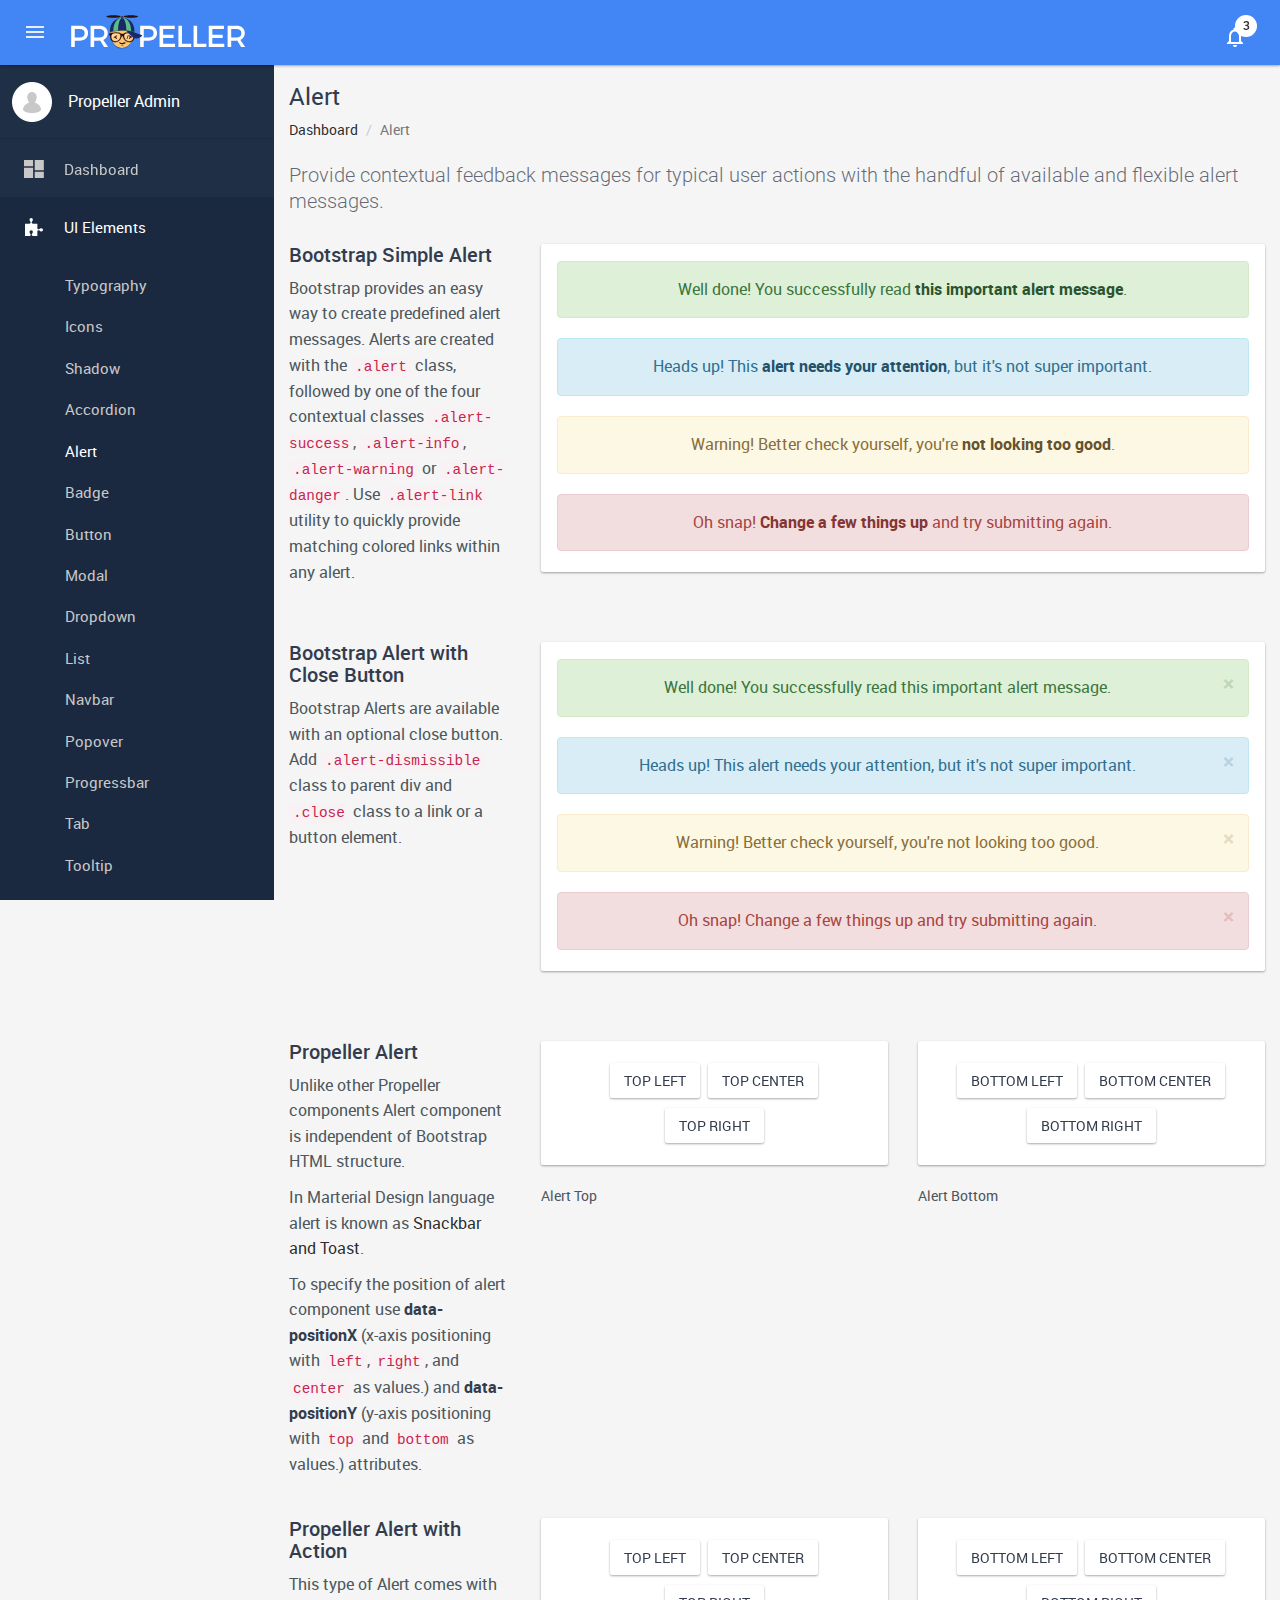
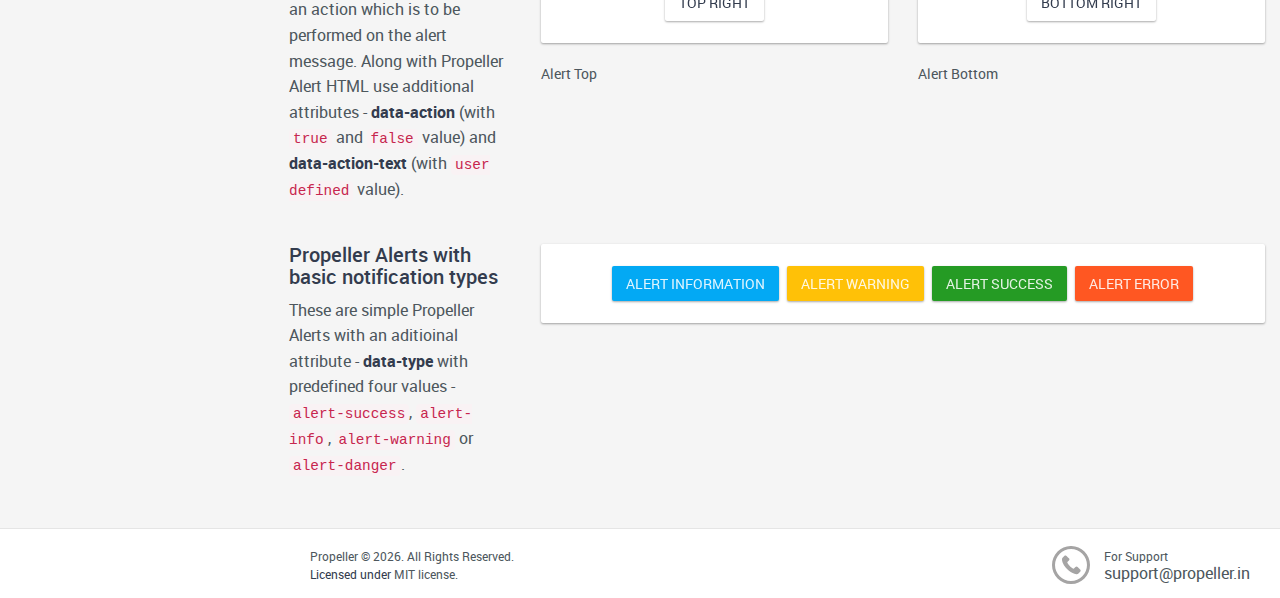
<file: alert.html>
<!doctype html>
<html lang="">
<head>
<meta charset="utf-8">
<meta http-equiv="X-UA-Compatible" content="IE=edge">
<meta name="description" content="Alert | Propeller - Admin Dashboard">
<meta content="width=device-width, initial-scale=1, user-scalable=no" name="viewport">
<title>Alert | Propeller - Admin Dashboard</title>
<link rel="shortcut icon" type="image/x-icon" href="themes/images/favicon.ico">

<!-- Google icon -->
<link href="https://fonts.googleapis.com/icon?family=Material+Icons" rel="stylesheet">

<!-- Bootstrap css -->
<link rel="stylesheet" type="text/css" href="assets/css/bootstrap.min.css">

<!-- Propeller css -->
<link rel="stylesheet" type="text/css" href="assets/css/propeller.min.css">

<!-- Propeller theme css-->
<link rel="stylesheet" type="text/css" href="themes/css/propeller-theme.css" />

<!-- Propeller admin theme css-->
<link rel="stylesheet" type="text/css" href="themes/css/propeller-admin.css">

</head>

<body>
<!-- Header Starts -->
<!--Start Nav bar -->
<nav class="navbar navbar-inverse navbar-fixed-top pmd-navbar pmd-z-depth">

	<div class="container-fluid">
		<div class="pmd-navbar-right-icon pull-right navigation">

			
			<!-- Notifications -->
            <div class="dropdown notification icons pmd-dropdown">
			
				<a href="javascript:void(0)" title="Notification" class="dropdown-toggle pmd-ripple-effect"  data-toggle="dropdown" role="button" aria-expanded="true">
					<div data-badge="3" class="material-icons md-light pmd-sm pmd-badge  pmd-badge-overlap">notifications_none</div>
				</a>
			
				<div class="dropdown-menu dropdown-menu-right pmd-card pmd-card-default pmd-z-depth" role="menu">
					<!-- Card header -->
					<div class="pmd-card-title">
						<div class="media-body media-middle">
							<a href="notifications.html" class="pull-right">3 new notifications</a>
							<h3 class="pmd-card-title-text">Notifications</h3>
						</div>
					</div>
					
					<!-- Notifications list -->
					<ul class="list-group pmd-list-avatar pmd-card-list">
						<li class="list-group-item hidden">
							<p class="notification-blank">
								<span class="dic dic-notifications-none"></span> 
								<span>You don´t have any notifications</span>
							</p>
						</li>
						<li class="list-group-item unread">
							<a href="javascript:void(0)">
								<div class="media-left">
									<span class="avatar-list-img40x40">
										<img alt="40x40" data-src="holder.js/40x40" class="img-responsive" src="themes/images/profile-1.png" data-holder-rendered="true">
									</span>
								</div>
								<div class="media-body">
									<span class="list-group-item-heading"><span>Prathit</span> posted a new challanegs</span>
									<span class="list-group-item-text">5 Minutes ago</span>
								</div>
							</a>
						</li>
						<li class="list-group-item">
							<a href="javascript:void(0)">
								<div class="media-left">
									<span class="avatar-list-img40x40">
										<img alt="40x40" data-src="holder.js/40x40" class="img-responsive" src="themes/images/profile-2.png" data-holder-rendered="true">
									</span>
								</div>
								<div class="media-body">
									<span class="list-group-item-heading"><span>Keel</span> Cloned 2 challenges.</span>
									<span class="list-group-item-text">15 Minutes ago</span>
								</div>
							</a>
						</li>
						<li class="list-group-item unread">
							<a href="javascript:void(0)">
								<div class="media-left">
									<span class="avatar-list-img40x40">
										<img alt="40x40" data-src="holder.js/40x40" class="img-responsive" src="themes/images/profile-3.png" data-holder-rendered="true">
									</span>
								</div>
							
								<div class="media-body">
									<span class="list-group-item-heading"><span>John</span> posted new collection.</span>
									<span class="list-group-item-text">25 Minutes ago</span>
								</div>
							</a>
						</li>
						<li class="list-group-item unread">
							<a href="javascript:void(0)">
								<div class="media-left">
									<span class="avatar-list-img40x40">
										<img alt="40x40" data-src="holder.js/40x40" class="img-responsive" src="themes/images/profile-4.png" data-holder-rendered="true">
									</span>
								</div>
								<div class="media-body">
									<span class="list-group-item-heading"><span>Valerii</span> Shared 5 collection.</span>
									<span class="list-group-item-text">30 Minutes ago</span>
								</div>
							</a>
						</li>
					</ul><!-- End notifications list -->

				</div>
				
				
            </div> <!-- End notifications -->
		</div>
		<!-- Brand and toggle get grouped for better mobile display -->
		<div class="navbar-header">
			<a href="javascript:void(0);" class="btn btn-sm pmd-btn-fab pmd-btn-flat pmd-ripple-effect pull-left margin-r8 pmd-sidebar-toggle"><i class="material-icons">menu</i></a>	
		  <a href="index.html" class="navbar-brand">
		  	<svg version="1.1" x="0px" y="0px"
	 width="174.16px" height="48px" viewBox="0 0 174.16 48" enable-background="new 0 0 174.16 48" xml:space="preserve">
<g>
	<g>
		<path fill="#FFFFFF" d="M8.658,17.795c5.339,0,8.403,2.64,8.403,7.251c0,4.792-3.064,7.585-8.403,7.585H3.773v6.4h-3.58V17.795
			H8.658z M3.773,29.415h4.733c3.276,0,5.127-1.395,5.127-4.278c0-2.792-1.851-4.125-5.127-4.125H3.773V29.415z"/>
		<path fill="#FFFFFF" d="M29.167,32.601c-0.304,0.031-0.637,0.031-0.971,0.031H23.16v6.4h-3.58V17.795h8.616
			c5.431,0,8.556,2.64,8.556,7.251c0,3.398-1.578,5.794-4.399,6.886l4.763,7.1H33.05L29.167,32.601z M28.196,29.415
			c3.276,0,5.158-1.395,5.158-4.278c0-2.792-1.881-4.125-5.158-4.125H23.16v8.403H28.196z"/>
		<path fill="#FFFFFF" d="M77.622,17.795c5.339,0,8.403,2.64,8.403,7.251c0,4.792-3.064,7.585-8.403,7.585h-4.884v6.4h-3.58V17.795
			H77.622z M72.738,29.415h4.732c3.277,0,5.127-1.395,5.127-4.278c0-2.792-1.85-4.125-5.127-4.125h-4.732V29.415z"/>
		<path fill="#FFFFFF" d="M92.124,21.012v5.733h10.375v3.217H92.124v5.854h11.953v3.217H88.544V17.795h15.169v3.216H92.124z"/>
		<path fill="#FFFFFF" d="M120.188,35.786v3.246h-12.772V17.795h3.58v17.991H120.188z"/>
		<path fill="#FFFFFF" d="M135.356,35.786v3.246h-12.771V17.795h3.579v17.991H135.356z"/>
		<path fill="#FFFFFF" d="M141.333,21.012v5.733h10.376v3.217h-10.376v5.854h11.953v3.217h-15.533V17.795h15.17v3.216H141.333z"/>
		<path fill="#FFFFFF" d="M166.212,32.601c-0.304,0.031-0.638,0.031-0.971,0.031h-5.037v6.4h-3.578V17.795h8.615
			c5.43,0,8.555,2.64,8.555,7.251c0,3.398-1.577,5.794-4.399,6.886l4.764,7.1h-4.065L166.212,32.601z M165.241,29.415
			c3.275,0,5.156-1.395,5.156-4.278c0-2.792-1.881-4.125-5.156-4.125h-5.037v8.403H165.241z"/>
	</g>
	<path opacity="0.2" fill="#000001" d="M62.295,26.706c-0.529,4.162-1.91,7.709-3.951,10.195c-2.008,2.443-4.649,3.869-7.749,3.867
		c-3.078,0-5.549-1.311-7.413-3.635c-1.923-2.4-3.186-5.887-3.784-10.129l0.16-0.766l-0.035-0.928l5.57-1.038l5.709-0.359
		l4.412,0.115l6.468,1.056l0.701-0.109L62.295,26.706z"/>
	<path fill="#FDC672" d="M63.149,25.023c-0.557,4.405-2.009,8.157-4.156,10.788c-2.112,2.586-4.891,4.094-8.152,4.094
		c-3.237,0-5.836-1.387-7.797-3.846c-2.103-2.641-4.178-8.793-3.799-12.148c2.721-1.023,7.072-1.686,11.976-1.686
		c4.909,0,9.264,0.665,11.985,1.689L63.149,25.023z"/>
	<path opacity="0.2" fill="#2A100A" d="M61.876,31.167c-0.708,1.84-1.62,3.455-2.708,4.789c-1.093,1.338-2.363,2.391-3.785,3.105
		c-1.374,0.689-2.889,1.063-4.523,1.061c-1.624,0-3.09-0.342-4.401-0.99c-1.354-0.666-2.539-1.658-3.554-2.932
		c-1.026-1.287-1.84-2.873-2.476-4.703c-0.701-2.018-1.61-5.393-1.372-7.515v0.042c0.073-0.029,0.147-0.058,0.224-0.086
		c-0.377,3.349,1.694,9.493,3.794,12.127c1.941,2.436,4.511,3.816,7.706,3.84h0.078h0.08c3.221-0.023,5.968-1.525,8.06-4.086
		l0.048-0.061l0.015-0.018c0.065-0.08,0.129-0.162,0.192-0.246c2.455-3.191,3.748-7.563,3.951-11.554l-0.01-0.003
		c0.076,0.028,0.15,0.057,0.223,0.086C63.294,26.486,62.767,28.854,61.876,31.167L61.876,31.167z M62.993,23.863L62.993,23.863
		l0.069,0.024L62.993,23.863z"/>
	<path opacity="0.2" fill-rule="evenodd" clip-rule="evenodd" fill="#000001" d="M62.383,23.631l0.001,1.388
		c-2.568-1.019-5.091-2.174-9.881-2.174c-4.79,0-10.729,1.473-13.297,2.492l-0.009-1.408c2.718-1.033,7.092-1.704,12.024-1.704
		C55.661,22.226,59.648,22.769,62.383,23.631z"/>
	
		<path fill-rule="evenodd" clip-rule="evenodd" fill="none" stroke="#2A100A" stroke-width="1.167" stroke-linecap="round" stroke-miterlimit="2.6131" d="
		M48.769,34.872c0,0,2.086,1.539,5.132,0.008"/>
	<g>
		<path fill="#2A100A" d="M50.51,37.077l0.119,0.465l-0.007,0.004l-0.007,0.006l-0.007,0.002l-0.007,0.004l-0.007,0.002
			l-0.008,0.002l-0.007,0.002h-0.007h-0.008l-0.007-0.002L50.55,37.56l-0.008-0.002l-0.006-0.002l-0.007-0.002l-0.007-0.004
			l-0.006-0.004l-0.007-0.006l-0.006-0.004l-0.006-0.006l-0.006-0.008l-0.006-0.006l-0.006-0.008l-0.005-0.006l-0.005-0.01
			l-0.005-0.008l-0.004-0.01l-0.005-0.01l-0.004-0.01l-0.004-0.01l-0.003-0.012l-0.003-0.012l-0.003-0.012l-0.003-0.012
			l-0.002-0.012l-0.002-0.014l-0.001-0.012l-0.001-0.012l-0.001-0.014l0-0.012v-0.012V37.3v-0.012l0.001-0.012l0.001-0.012
			l0.001-0.014l0.002-0.01l0.002-0.014l0.003-0.012l0.002-0.01l0.003-0.012l0.003-0.01l0.004-0.012l0.004-0.01l0.004-0.01
			l0.004-0.008l0.005-0.01l0.005-0.01l0.005-0.008l0.005-0.008l0.006-0.008l0.006-0.006l0.007-0.008l0.006-0.006L50.51,37.077
			L50.51,37.077z M52.214,37.462l-0.231-0.318l-0.008,0.293l0.046,0.072l0.009,0.008l-0.008-0.006l-0.017-0.006l-0.025-0.01
			l-0.03-0.01l-0.036-0.008l-0.04-0.012l-0.045-0.01l-0.047-0.008l-0.051-0.01l-0.054-0.008l-0.056-0.008l-0.059-0.006l-0.06-0.006
			l-0.061-0.006l-0.063-0.002l-0.063-0.004h-0.063l-0.063,0.002l-0.062,0.002l-0.061,0.006l-0.06,0.008l-0.058,0.008l-0.056,0.01
			l-0.053,0.014l-0.051,0.014l-0.046,0.018l-0.042,0.02l-0.038,0.021l-0.032,0.021l-0.119-0.465l0.052-0.035l0.054-0.029
			l0.057-0.025l0.059-0.021l0.061-0.018l0.062-0.016l0.064-0.012l0.065-0.012l0.066-0.006l0.067-0.006l0.067-0.002l0.067-0.002
			h0.068l0.067,0.002l0.065,0.004l0.066,0.004l0.063,0.006l0.062,0.008l0.06,0.008l0.057,0.01l0.055,0.01l0.052,0.01l0.048,0.01
			l0.044,0.012L52,36.987l0.037,0.012l0.034,0.012l0.031,0.012l0.029,0.016l0.033,0.027l0.06,0.088L52.214,37.462L52.214,37.462z
			 M51.983,37.144l0.231,0.318l-0.005,0.01l-0.005,0.008l-0.005,0.01l-0.006,0.01l-0.006,0.006l-0.006,0.008l-0.006,0.008
			l-0.006,0.006l-0.006,0.006l-0.006,0.004l-0.007,0.004l-0.006,0.004l-0.007,0.004l-0.007,0.004h-0.007l-0.008,0.002l-0.007,0.002
			h-0.007h-0.007l-0.007-0.002h-0.007l-0.007-0.002l-0.007-0.004l-0.007-0.002l-0.007-0.004l-0.007-0.004l-0.007-0.004l-0.006-0.006
			l-0.006-0.006l-0.006-0.008l-0.006-0.006l-0.006-0.01L52,37.491l-0.005-0.008l-0.005-0.01l-0.004-0.01l-0.005-0.01l-0.004-0.012
			l-0.004-0.01l-0.003-0.01l-0.003-0.012l-0.003-0.012l-0.002-0.012l-0.003-0.012l-0.001-0.01l-0.002-0.012l-0.001-0.014l0-0.012
			l0-0.012l0-0.012l0-0.012l0-0.014l0-0.012l0.001-0.012l0.001-0.012l0.002-0.012l0.001-0.014l0.002-0.01l0.003-0.012l0.003-0.012
			l0.003-0.012l0.004-0.01l0.004-0.012L51.983,37.144z"/>
	</g>
	<path opacity="0.2" fill-rule="evenodd" clip-rule="evenodd" fill="#000001" d="M60.076,25.364
		c1.235,0.026,1.771,0.672,3.035,0.672c0.784-0.008,0.701,1.276,0.287,1.752c-0.565,0.553-0.752,0.773-0.83,1.471
		c-0.002,0.652-0.089,1.338-0.228,2.023c-1.384,5.896-9.588,3.791-10.522-1.795l-0.034-0.053c-0.152-0.424-0.432-0.709-0.753-0.709
		c-0.33,0-0.618,0.301-0.766,0.746c-0.921,5.598-9.139,7.713-10.525,1.811c-0.163-0.807-0.255-1.615-0.221-2.369
		c-0.009,0.121-0.013,0.234-0.015,0.346c-0.077-0.697-0.265-0.918-0.83-1.471c-0.414-0.476-0.497-1.76,0.288-1.752
		c1.539,0,3.899-1.017,6.289-1.017c2.371,0.141,3.624,0.491,4.296,1.06l-0.004-0.005c0.324,0.171,0.872,0.284,1.494,0.284
		c0.641,0,1.204-0.12,1.523-0.3c0.678-0.556,1.93-0.899,4.271-1.038C58.313,25.019,59.341,25.147,60.076,25.364z"/>
	<path fill-rule="evenodd" clip-rule="evenodd" fill="#2A100A" d="M60.874,24.703c1.304,0.027,1.868,0.673,3.203,0.673
		c0.828-0.008,0.741,1.276,0.303,1.751c-0.596,0.553-0.794,0.774-0.876,1.471c-0.002,0.652-0.094,1.338-0.24,2.021
		c-1.461,5.9-10.118,3.793-11.104-1.793l-0.036-0.053c-0.16-0.424-0.456-0.709-0.794-0.709c-0.349,0-0.652,0.301-0.809,0.746
		c-0.973,5.598-9.644,7.713-11.106,1.809c-0.171-0.805-0.269-1.613-0.233-2.369c-0.009,0.121-0.013,0.238-0.015,0.348
		c-0.082-0.697-0.279-0.918-0.875-1.471c-0.437-0.475-0.525-1.759,0.303-1.751c1.625,0,4.115-1.017,6.636-1.017
		c2.502,0.141,3.825,0.491,4.533,1.06l-0.004-0.005c0.342,0.171,0.92,0.284,1.576,0.284c0.677,0,1.271-0.12,1.607-0.299
		c0.715-0.556,2.037-0.9,4.506-1.039C59.014,24.359,60.098,24.487,60.874,24.703z"/>
	<path fill-rule="evenodd" clip-rule="evenodd" fill="#2A100A" d="M49.886,10.032c0.27-0.036,0.546-0.063,0.83-0.079L50.714,9.94
		c0-0.02,0-0.039,0-0.057c0-0.23,0.057-0.439,0.148-0.59v0l0,0c0.092-0.151,0.22-0.245,0.359-0.245c0.14,0,0.267,0.094,0.36,0.245
		l0,0c0.091,0.151,0.148,0.36,0.148,0.59c0,0.015,0,0.033-0.001,0.05L51.728,9.95c0.273,0.014,0.55,0.041,0.829,0.082
		c-0.101-0.965-0.572-1.719-1.162-1.844l0,0l-0.035-0.007l0,0l-0.031-0.004l-0.002-0.001h-0.001l-0.002,0l-0.031-0.003l-0.001,0l0,0
		h0L51.257,8.17h0l0,0h0l-0.035,0l-0.035,0l0,0l0,0h0l-0.034,0.002h0l0,0l-0.001,0L51.12,8.176l-0.002,0h-0.001l-0.003,0.001
		l-0.031,0.004h0l-0.034,0.007l0,0C50.458,8.313,49.986,9.067,49.886,10.032z"/>
	<g>
		<path fill-rule="evenodd" clip-rule="evenodd" fill="#2A100A" d="M42.527,7.231c-3.94,0-7.134,0.589-7.134,1.314
			c0,0.726,3.194,1.315,7.134,1.315s7.134-0.589,7.134-1.315C49.661,7.82,46.467,7.231,42.527,7.231z"/>
		<path fill-rule="evenodd" clip-rule="evenodd" fill="#2A100A" d="M59.916,7.231c3.939,0,7.134,0.589,7.134,1.315
			c0,0.726-3.194,1.314-7.134,1.314c-3.94,0-7.134-0.588-7.134-1.314C52.782,7.82,55.976,7.231,59.916,7.231z"/>
	</g>
	<path fill-rule="evenodd" clip-rule="evenodd" fill="#FFCE88" d="M45.161,25.369c4.019,0.226,4.213,1.133,4.277,2.776
		c-0.064,5.01-7.675,7.154-8.901,2.201c-0.274-1.285-0.309-2.578,0.268-3.511C41.3,26.036,41.976,25.369,45.161,25.369z"/>
	<path fill-rule="evenodd" clip-rule="evenodd" fill="#FFCE88" d="M57.517,25.369c-4.02,0.226-4.213,1.133-4.277,2.776
		c0.064,5.01,7.674,7.154,8.901,2.201c0.273-1.285,0.308-2.578-0.268-3.511C61.377,26.036,60.702,25.369,57.517,25.369z"/>
	<polygon fill-rule="evenodd" clip-rule="evenodd" fill="#2A100A" points="61.347,29.12 58.06,27.25 57.79,28.128 59.439,29.114 
		57.812,30.081 58.083,30.978 	"/>
	<polygon fill-rule="evenodd" clip-rule="evenodd" fill="#2A100A" points="56.937,26.886 57.635,26.886 56.293,31.024 
		55.595,31.024 	"/>
	<polygon fill-rule="evenodd" clip-rule="evenodd" fill="#2A100A" points="42.54,29.138 45.899,27.226 46.176,28.122 44.49,29.132 
		46.153,30.12 45.877,31.038 	"/>
	<g>
		<path opacity="0.7" fill-rule="evenodd" clip-rule="evenodd" fill="#FFFFFF" d="M44.813,25.968c-2.095,0-2.64,0.313-3.086,0.69
			c-0.52,0.438-0.693,1.046-0.707,1.651c0.015,0.58,0.356,0.953,0.873,1.15c-0.195-0.203-0.313-0.469-0.321-0.801
			c0.014-0.605,0.188-1.215,0.707-1.652c0.447-0.376,0.992-0.689,3.087-0.689c0.895,0.036,1.481,0.109,1.857,0.223
			C47.042,26.223,46.43,26.034,44.813,25.968z"/>
		<path opacity="0.7" fill-rule="evenodd" clip-rule="evenodd" fill="#FFFFFF" d="M57.637,25.968c-2.095,0-2.641,0.313-3.087,0.69
			c-0.521,0.438-0.693,1.046-0.708,1.651c0.015,0.58,0.356,0.953,0.874,1.15c-0.196-0.203-0.313-0.469-0.321-0.801
			c0.014-0.605,0.188-1.215,0.707-1.652c0.447-0.376,0.993-0.689,3.087-0.689c0.895,0.036,1.481,0.109,1.858,0.223
			C59.864,26.223,59.252,26.034,57.637,25.968z"/>
	</g>
	<path opacity="0.2" fill-rule="evenodd" clip-rule="evenodd" fill="#000001" d="M62.417,24.581l7.641,3.064
		c0.143,0.068,0.096,0.254,0.085,0.346c-0.011,0.09-1.248,2.254-4.252,2.877c-3.005,0.625-5.205-2.182-5.205-2.182l-4.928-5.515
		l3.181,0.438L62.417,24.581z"/>
	<path fill-rule="evenodd" clip-rule="evenodd" fill="#192866" d="M63.419,24.381l7.627,2.796c0.159,0.066,0.106,0.246,0.094,0.332
		c-0.012,0.086-1.38,2.164-4.705,2.766c-3.325,0.598-5.759-2.098-5.759-2.098l-5.79-5.634l6.488,0.9L63.419,24.381z"/>
	<path fill-rule="evenodd" clip-rule="evenodd" fill="#5ABD88" d="M51.221,9.932c6.738,0,12.2,5.462,12.2,12.201l0.001,1.866
		c-2.703-1.072-7.16-1.772-12.201-1.772s-9.498,0.7-12.201,1.772v-1.866C39.021,15.394,44.483,9.932,51.221,9.932z"/>
	<path fill-rule="evenodd" clip-rule="evenodd" fill="#192866" d="M60.089,23.044V22.47c0-6.094-3.009-11.184-7.021-12.399
		c5.861,0.891,10.352,5.952,10.352,12.062l0.001,1.866C62.5,23.632,61.374,23.31,60.089,23.044L60.089,23.044z M51.221,9.932
		L51.221,9.932c-2.272,0.001-4.118,5.559-4.156,12.459c1.319-0.107,2.714-0.165,4.156-0.165c1.442,0,2.836,0.058,4.156,0.165
		C55.339,15.49,53.493,9.932,51.221,9.932L51.221,9.932L51.221,9.932z M42.353,23.044c-1.284,0.266-2.41,0.588-3.332,0.954v-1.866
		c0-6.109,4.49-11.169,10.351-12.062c-4.01,1.217-7.019,6.305-7.019,12.399V23.044z"/>
	<path fill="#2A100A" d="M63.419,23.996l0,0.385c-3.474-1.376-8.462-1.827-12.199-1.827c-3.722,0-9.509,0.688-12.199,1.829l0-0.385
		c3.333-1.333,8.672-1.809,12.2-1.809C54.747,22.188,60.236,22.692,63.419,23.996z"/>
</g>
</svg>
		  </a>
		</div>
	</div>

</nav><!--End Nav bar -->
<!-- Header Ends -->

<!-- Sidebar Starts -->
<div class="pmd-sidebar-overlay"></div>

<!-- Left sidebar -->
<aside class="pmd-sidebar sidebar-default pmd-sidebar-slide-push pmd-sidebar-left pmd-sidebar-open bg-fill-darkblue sidebar-with-icons" role="navigation">
	<ul class="nav pmd-sidebar-nav">
		
		<!-- User info -->
		<li class="dropdown pmd-dropdown pmd-user-info visible-xs visible-md visible-sm visible-lg">
			<a aria-expanded="false" data-toggle="dropdown" class="btn-user dropdown-toggle media" data-sidebar="true" aria-expandedhref="javascript:void(0);">
				<div class="media-left">
					<img src="themes/images/user-icon.png" alt="New User">
				</div>
				<div class="media-body media-middle">Propeller Admin</div>
				<div class="media-right media-middle"><i class="dic-more-vert dic"></i></div>
			</a>
			<ul class="dropdown-menu">
				<li><a href="login.html">Logout</a></li>
			</ul>
		</li><!-- End user info -->
		
		<li> 
			<a class="pmd-ripple-effect" href="index.html">	
				<i class="media-left media-middle"><svg version="1.1" x="0px" y="0px" width="19.83px" height="18px" viewBox="287.725 407.535 19.83 18" enable-background="new 287.725 407.535 19.83 18"
	 xml:space="preserve">
<g>
	<path fill="#C9C8C8" d="M307.555,407.535h-9.108v10.264h9.108V407.535z M287.725,407.535v6.232h9.109v-6.232H287.725z
		 M296.834,415.271h-9.109v10.264h9.109V415.271z M307.555,419.303h-9.108v6.232h9.108V419.303z"/>
</g>
</svg></i>
				<span class="media-body">Dashboard</span>
			</a> 
		</li>
		
		<li class="dropdown pmd-dropdown"> 
			<a aria-expanded="false" data-toggle="dropdown" class="btn-user dropdown-toggle media" data-sidebar="true" href="javascript:void(0);">	
				<i class="media-left media-middle"><svg version="1.1" x="0px" y="0px" width="18px" height="18.001px" viewBox="0 0 18 18.001" enable-background="new 0 0 18 18.001" xml:space="preserve">
<path fill="#C9C8C8" d="M6.188,0.001C5.232,0.001,4.5,0.732,4.5,1.688c0,0.394,0.166,0.739,0.334,1.02L5.45,3.71
	c0.113,0.113,0.176,0.341,0.176,0.51v0.281c0,0.619-0.506,1.125-1.125,1.125H0.282c-0.169,0-0.281,0.112-0.281,0.281V17.72
	c0,0.168,0.112,0.281,0.281,0.281h4.219c0.619,0,1.125-0.506,1.125-1.125v-0.281c0-0.168-0.063-0.397-0.176-0.509
	c0,0-0.615-0.946-0.615-1.002C4.666,14.802,4.5,14.457,4.5,14.063c0-0.956,0.731-1.688,1.688-1.688s1.688,0.731,1.688,1.688
	c0,0.394-0.166,0.739-0.334,1.02l-0.616,1.002c-0.056,0.112-0.176,0.341-0.176,0.509v0.281c0,0.619,0.506,1.125,1.125,1.125h4.219
	c0.168,0,0.281-0.113,0.281-0.281V13.5c0-0.619,0.506-1.125,1.125-1.125h0.281c0.169,0,0.396,0.063,0.51,0.176
	c0,0,0.945,0.616,1.002,0.616c0.337,0.168,0.626,0.334,1.02,0.334c0.956,0,1.687-0.731,1.687-1.687c0-0.957-0.731-1.688-1.687-1.688
	c-0.394,0-0.738,0.166-1.02,0.334l-1.002,0.616c-0.113,0.056-0.341,0.176-0.51,0.176H13.5c-0.619,0-1.125-0.506-1.125-1.125V5.908
	c0-0.168-0.113-0.281-0.281-0.281H7.875c-0.619,0-1.125-0.506-1.125-1.125V4.221c0-0.168,0.063-0.397,0.176-0.51
	c0,0,0.616-0.945,0.616-1.001c0.168-0.281,0.334-0.626,0.334-1.02C7.875,0.733,7.144,0.002,6.188,0.001L6.188,0.001z"/>
</svg></i> 
				<span class="media-body">UI Elements</span>
				<div class="media-right media-bottom"><i class="dic-more-vert dic"></i></div>
			</a> 
			<ul class="dropdown-menu">
				<li><a href="typography.html">Typography</a></li>
				<li><a href="icons.html">Icons</a></li>
				<li><a href="shadow.html">Shadow</a></li>
				<li><a href="accordion.html">Accordion</a></li>
				<li><a href="alert.html">Alert</a></li>
				<li><a href="badge.html">Badge</a></li>
				<li><a href="button.html">Button</a></li>
				<li><a href="modal.html">Modal</a></li>
				<li><a href="dropdown.html">Dropdown</a></li>
				<li><a href="list.html">List</a></li>
				<li><a href="navbar.html">Navbar</a></li>
				<li><a href="popover.html">Popover</a></li>
				<li><a href="progressbar.html">Progressbar</a></li>
				<!--<li><a href="sidebar.html">Sidebar</a></li> -->
				<li><a href="tab.html">Tab</a></li>
				<li><a href="tooltip.html">Tooltip</a></li>
				<li><a href="card.html">Card</a></li>
				<li><a href="floating-button.html">Floating Action Button</a></li>
			</ul>
		</li>
		<li class="dropdown pmd-dropdown"> 
			<a aria-expanded="false" data-toggle="dropdown" class="btn-user dropdown-toggle media" data-sidebar="true" href="javascript:void(0);">	
				<i class="material-icons media-left pmd-sm">swap_calls</i> 
				<span class="media-body">Third Party Elements</span>
				<div class="media-right media-bottom"><i class="dic-more-vert dic"></i></div>
			</a> 
			<ul class="dropdown-menu">
				<li><a href="custom-scroll.html">Custom Scrollbar</a></li>
				<li><a href="datetimepicker.html">Datetimepicker</a></li>
				<li><a href="range-slider.html">Range Slider</a></li>
				<li><a href="select2.html">Select2</a></li>
			</ul>
		</li>
		
		<li class="dropdown pmd-dropdown"> 
			<a aria-expanded="false" data-toggle="dropdown" class="btn-user dropdown-toggle media" data-sidebar="true" href="javascript:void(0);">	
				<i class="media-left media-middle"><svg version="1.1" x="0px" y="0px" width="14.187px" height="18px" viewBox="0 0 14.187 18" enable-background="new 0 0 14.187 18" xml:space="preserve">
<path fill="#C9C8C8" d="M0,0v18h14.187V0H0z M3.121,3.293h2.023v4.767H3.121V3.293z M11.211,14.764H2.948v-2.022h8.263V14.764
	L11.211,14.764z M11.211,11.585H2.948V9.563h8.263V11.585L11.211,11.585z M11.211,8.407H7.455V6.385h3.756V8.407z M11.211,5.229
	H7.455V3.207h3.756V5.229z"/>
</svg></i>
				<span class="media-body">Form</span>
				<div class="media-right media-bottom"><i class="dic-more-vert dic"></i></div>
			</a> 
			<ul class="dropdown-menu">
				<li><a href="form-element.html">Form Elements</a></li>
				<li><a href="form.html">Form Examples</a></li>
			</ul>
		</li>
		<li class="dropdown pmd-dropdown"> 
			<a aria-expanded="false" data-toggle="dropdown" class="btn-user dropdown-toggle media" data-sidebar="true" href="javascript:void(0);">	
				<i class="media-left media-middle"><svg version="1.1" x="0px" y="0px" width="18px" height="12.706px" viewBox="0 0 18 12.706" enable-background="new 0 0 18 12.706" xml:space="preserve">
<path fill="#C9C8C8" d="M0,0v12.706h18V0H0z M12.706,4.235v3.176H9.108V4.235H12.706z M8.049,4.235v3.176h-6.99V4.235H8.049z
	 M1.059,8.47h6.99v3.177h-6.99V8.47z M9.108,11.647V8.47h3.599v3.177H9.108z M13.766,11.647V8.47h3.176v3.177H13.766z M16.942,7.412
	h-3.176V4.235h3.176V7.412L16.942,7.412z"/>
</svg></i> 
				<span class="media-body">Table</span>
				<div class="media-right media-bottom"><i class="dic-more-vert dic"></i></div>
			</a> 
			<ul class="dropdown-menu">
				<li><a href="table.html">Normal Table</a></li>
				<li><a href="data-table.html">Data Table</a></li>
				<li><a href="table-with-expand-collapse.html">Table with Expand/Collapse</a></li>
			</ul>
		</li>

		<li class="dropdown pmd-dropdown"> 
			<a aria-expanded="false" data-toggle="dropdown" class="btn-user dropdown-toggle media" data-sidebar="true" href="javascript:void(0);">	
				<i class="media-left media-middle">
				<svg x="0px" y="0px" width="18px" height="18px" viewBox="288.64 337.535 18 18" enable-background="new 288.64 337.535 18 18" xml:space="preserve">
					<title>022-layout view</title>
					<desc>Created with Sketch.</desc>
					<g>
						<g>
							<path fill="#C9C8C8" d="M298.765,353.285v-2.25h3.375v-3.375h2.25v5.625H298.765z M290.89,347.66h2.25v3.375h3.375v2.25h-5.625
								V347.66z M296.515,339.785v2.25h-3.375v3.375h-2.25v-5.625H296.515z M295.39,348.785h4.5v-4.5h-4.5V348.785z M304.39,345.41h-2.25
								v-3.375h-3.375v-2.25h5.625V345.41z M288.64,355.535h18v-18h-18V355.535z"/>
						</g>
					</g>
					<text transform="matrix(1 0 0 1 -0.0154 1202.2578)" font-family="'HelveticaNeue-Bold'" font-size="186.0251">Created by Richard Wearn</text>
					<text transform="matrix(1 0 0 1 -0.0154 1388.2891)" font-family="'HelveticaNeue-Bold'" font-size="186.0251">from the Noun Project</text>
				</svg></i> 
				<span class="media-body">Pages</span>
				<div class="media-right media-bottom"><i class="dic-more-vert dic"></i></div>
			</a> 
			<ul class="dropdown-menu">
				<li><a href="about.html">About</a></li>
				<li><a href="contact.html">Contact</a></li>
				<li><a href="404.html">404</a></li>
				<li><a href="blank.html">Blank</a></li>
				<li><a href="profile.html">Profile</a></li>
			</ul>
		</li>
		<li> 
			<a class="pmd-ripple-effect" href="login.html">	
				<i class="media-left media-middle">
				<svg version="1.1" id="Layer_1" x="0px" y="0px" width="18px" height="18px" viewBox="288.64 337.535 18 18" enable-background="new 288.64 337.535 18 18" xml:space="preserve">
				<path fill="#C9C8C8" d="M295.39,337.535v2.25h9v13.5h-9v2.25h11.25v-18H295.39z M297.64,342.035v3.375h-9v2.25h9v3.375l3.375-3.375
					l1.125-1.125l-1.125-1.125L297.64,342.035z"/>
				</svg></i> 
				<span class="media-body">Login</span>
			</a> 
		</li>
		<li> 
			<a class="pmd-ripple-effect" href="inbox.html">	
				<i class="media-left media-middle">
				<svg version="1.1" x="0px" y="0px" width="18px" height="12.479px" viewBox="288.64 363.118 18 12.479" enable-background="new 288.64 363.118 18 12.479" xml:space="preserve">
					<g transform="translate(641.29613,1096.2351)">
						<path fill="#C9C8C8" d="M-352.656-726.466v-5.828l4.484,4.484c2.467,2.466,4.499,4.484,4.516,4.484s2.049-2.018,4.516-4.484
							l4.484-4.484v5.828v5.828h-9h-9V-726.466z M-347.854-728.929l-4.188-4.188h8.385h8.386l-4.188,4.188
							c-2.304,2.303-4.192,4.188-4.198,4.188S-345.551-726.626-347.854-728.929z"/>
					</g>
				</svg></i> 
				<span class="media-body">Inbox</span>
			</a> 
		</li>
		<li> 
			<a class="pmd-ripple-effect" href="notifications.html">	
				<i class="media-left media-middle">
				<svg version="1.1" id="Layer_1" x="0px" y="0px" width="15.3px" height="18px" viewBox="289.99 337.535 15.3 18" enable-background="new 289.99 337.535 15.3 18" xml:space="preserve">
					<g>
						<g>
							<path fill="#C9C8C8" d="M297.64,355.535c0.99,0,1.8-0.81,1.8-1.8h-3.6C295.84,354.725,296.65,355.535,297.64,355.535z
								 M303.49,350.135v-4.95c0-2.79-1.891-5.041-4.501-5.67v-0.63c0-0.72-0.63-1.35-1.35-1.35c-0.72,0-1.35,0.63-1.35,1.35v0.63
								c-2.61,0.629-4.5,2.88-4.5,5.67v4.95l-1.8,1.8v0.9h15.3v-0.9L303.49,350.135z"/>
						</g>
					</g>
				</svg></i> 
				<span class="media-body">Notifications</span>
			</a> 
		</li>
		
	</ul>
</aside><!-- End Left sidebar -->
<!-- Sidebar Ends -->

<!--Alert -->
<div class="pmd-content pmd-content-custom" id="content">
	
	<div class="container-fluid"> 
	
		<!-- Title -->
		<h1 class="section-title" id="alert-title">
			<span>Alert</span>
		</h1><!-- End Title -->
			
		<!--breadcrum start-->
		<ol class="breadcrumb text-left">
		  <li><a href="index.html">Dashboard</a></li>
		  <li class="active">Alert</li>
		</ol><!--breadcrum end--> 
		
		<!--component header -->
		<div class="componant-title-bg"> 
			<p class="lead">Provide contextual feedback messages for typical user actions with the handful of available and flexible alert messages.</p>
		</div> <!--component header end -->
		
		<!-- Bootstrap Simple Alert with Link -->
		<section class="row component-section">
			
			<!-- Simple Alert title and description -->
			<div class="col-md-3">
				<div id="bootstrap-simple-alert">
					<h2>Bootstrap Simple Alert</h2>
				</div>
				<p>Bootstrap provides an easy way to create predefined alert messages. Alerts are created with the <code>.alert</code> class, followed by one of the four contextual classes <code>.alert-success</code>, <code>.alert-info</code>, <code>.alert-warning</code> or <code>.alert-danger</code>. Use <code>.alert-link</code> utility to quickly provide matching colored links within any alert.</p>
			</div> <!-- Simple Alert title and description end -->
			
			<div class="col-md-9"> 
				
				<!--Simple Alert code and example -->
				<div class="component-box">
					
					<!--Simple Alert example -->
					<div class="row">
						<div class="col-md-12"> 
							<div class="pmd-card pmd-z-depth pmd-card-custom-view">
								<div class="pmd-card-body text-center alert-custom"> 
									<!--Use alerts with links-->
									<div class="alert alert-success" role="alert"> Well done! You successfully read <a href="javascript:void(0);" class="alert-link">this important alert message</a>. </div>
									<div class="alert alert-info" role="alert"> Heads up! This <a href="javascript:void(0);" class="alert-link">alert needs your attention</a>, but it's not super important. </div>
									<div class="alert alert-warning" role="alert"> Warning! Better check yourself, you're <a href="javascript:void(0);" class="alert-link">not looking too good</a>. </div>
									<div class="alert alert-danger" role="alert"> Oh snap! <a href="javascript:void(0);" class="alert-link">Change a few things up</a> and try submitting again. </div>
								</div>
							</div>
						</div>
					</div> <!--Simple Alert example end -->
					
				</div><!--Simple Alert code and example end-->
			</div>
		</section> <!-- Bootstrap Simple Alert end-->
		
		<!-- Bootstrap Alert with Close button -->
		<section class="row component-section">
			
			<!-- Close button title and description -->
			<div class="col-md-3">
				<div id="bootstrap-alert-with-close-button">
					<h2>Bootstrap Alert with Close Button</h2>
				</div>
				<p>Bootstrap Alerts are available with an optional close button. Add <code>.alert-dismissible</code> class to parent div and <code>.close</code> class to a link or a button element.</p>
			</div> <!-- Close button title and description end-->
			
			<div class="col-md-9"> 
				
				<!--Close button code and example -->
				<div class="component-box">
					
					<!--Close button example -->
					<div class="row">
						<div class="col-md-12"> 
							<div class="pmd-card pmd-z-depth pmd-card-custom-view">
								<div class="pmd-card-body text-center alert-custom"> 
									<!--Use dismissing alerts-->
									<div role="alert" class="alert alert-success alert-dismissible">
										<button aria-label="Close" data-dismiss="alert" class="close" type="button"><span aria-hidden="true">×</span></button>
										Well done! You successfully read this important alert message. </div>
									<div role="alert" class="alert alert-info alert-dismissible">
										<button aria-label="Close" data-dismiss="alert" class="close" type="button"><span aria-hidden="true">×</span></button>
										Heads up! This alert needs your attention, but it's not super important. </div>
									<div role="alert" class="alert alert-warning alert-dismissible">
										<button aria-label="Close" data-dismiss="alert" class="close" type="button"><span aria-hidden="true">×</span></button>
										Warning! Better check yourself, you're not looking too good. </div>
									<div role="alert" class="alert alert-danger alert-dismissible">
										<button aria-label="Close" data-dismiss="alert" class="close" type="button"><span aria-hidden="true">×</span></button>
										Oh snap! Change a few things up and try submitting again. </div>
								</div>
							</div>
						</div>
					</div> <!--Close button example end -->
					
				</div> <!--Close button code and example end -->
			</div>
		</section> <!-- Bootstrap Alert with Close button end-->

		<!-- Propeller Alert -->
		<section class="row component-section">
			
			<!-- Propeller Alert title and description -->
			<div class="col-md-3">
				<div id="propeller-alert">
					<h2>Propeller Alert</h2>
				</div>
                <p>Unlike other Propeller components Alert component is independent of Bootstrap HTML structure.</p>
                <p>In Marterial Design language alert is known as <a href="https://material.google.com/components/snackbars-toasts.html#snackbars-toasts-usage" target="_blank">Snackbar and Toast</a>.</p>
				<p>To specify the position of alert component use <strong>data-positionX</strong> (x-axis positioning with <code>left</code>, <code>right</code>, and <code>center</code> as values.) and <strong>data-positionY</strong> (y-axis positioning with <code>top</code> and <code>bottom</code> as values.) attributes.</p>
			</div> <!-- Propeller Alert title and description end -->
			
			<div class="col-md-9"> 
				
				<!-- Propeller Alert code and example -->
				<div class="component-box">
					
					<!-- Propeller alert example -->
					<div class="row">
						<div class="col-md-6"> 
							<div class="pmd-card pmd-z-depth pmd-card-custom-form">
								<div class="pmd-card-body text-center alert-custom"> 
									<!--Alert Top Left -->
									<button type="button"  data-positionX="left" data-positionY="top" data-effect="fadeInUp" data-message="You have 1 messages" class="btn pmd-ripple-effect btn-default pmd-btn-raised pmd-alert-toggle">Top Left</button>
									<!--Alert Top Center -->
									<button type="button" data-positionX="center" data-positionY="top" data-effect="fadeInUp" data-message="You have 2 messages" class="btn pmd-ripple-effect btn-default pmd-btn-raised pmd-alert-toggle">Top Center</button>
									<!--Alert Top Right -->
									<button type="button" data-positionX="right" data-positionY="top" data-effect="fadeInUp" data-message="You have 3 messages" class="btn pmd-ripple-effect btn-default pmd-btn-raised pmd-alert-toggle"> Top Right</button>
								</div>
							</div>
							<p class="component-desc">Alert Top</p>
						</div>
						<div class="col-md-6"> 
							<div class="pmd-card pmd-z-depth pmd-card-custom-form">
								<div class="pmd-card-body text-center alert-custom"> 
									<!--Alert Bottom Left -->
									<button type="button" data-positionX="left" data-positionY="bottom" data-effect="fadeInDown" data-message="You have 4 messages" data-action-text="Undo" class="btn pmd-ripple-effect btn-default pmd-btn-raised pmd-alert-toggle">Bottom Left</button>
									<!--Alert Bottom Center -->
									<button type="button" data-positionX="center" data-positionY="bottom" data-effect="fadeInDown" data-message="You have 5 messages" data-action-text="Redo" class="btn pmd-ripple-effect btn-default pmd-btn-raised pmd-alert-toggle">Bottom Center</button>
									<!--Alert Bottom Right -->
									<button type="button" data-positionX="right" data-positionY="bottom" data-effect="fadeInDown" data-message="You have 6 messages" data-action-text="Retry" class="btn pmd-ripple-effect btn-default pmd-btn-raised pmd-alert-toggle">Bottom Right</button>
								</div>
							</div>
							<p class="component-desc">Alert Bottom</p>
						</div>
					</div> <!-- Propeller Apert example end -->
					
				</div> <!-- alert code and example end-->
			</div>
		</section> <!-- Propeller Alert end -->
		
		<!-- Propeller alert with action -->
		<section class="row component-section">
			
			<!-- alert with action title and description -->
			<div class="col-md-3">
				<div id="propeller-alert-with-action">
					<h2>Propeller Alert with Action</h2>
				</div>
				<p>This type of Alert comes with an action which is to be performed on the alert message. Along with Propeller Alert HTML use additional attributes - <strong>data-action</strong> (with <code>true</code> and <code>false</code> value) and <strong>data-action-text</strong> (with <code>user defined</code> value).</p>
			</div> <!-- alert with action title and description end -->
			
			<div class="col-md-9"> 
				
				<!-- alert with action code and example -->
				<div class="component-box">
					
					<!-- alert with action example -->
					<div class="row">
						<div class="col-md-6"> 
							<div class="pmd-card pmd-z-depth pmd-card-custom-form">
								<div class="pmd-card-body text-center alert-custom"> 
									<!--Alert Top Left -->
									<button type="button"  data-positionX="left" data-positionY="top" data-effect="fadeInUp" data-action="true" data-action-text="Close" data-message="You have 1 messages" class="btn pmd-ripple-effect btn-default pmd-btn-raised pmd-alert-toggle">Top Left</button>
									<!--Alert Top Center -->
									<button type="button" data-positionX="center" data-positionY="top" data-effect="fadeInUp" data-action="true" data-action-text="Refresh" data-message="You have 2 messages" class="btn pmd-ripple-effect btn-default pmd-btn-raised pmd-alert-toggle">Top Center</button>
									<!--Alert Top Right -->
									<button type="button" data-positionX="right" data-positionY="top" data-effect="fadeInUp" data-action="true" data-action-text="Ok" data-message="You have 3 messages" class="btn pmd-ripple-effect btn-default pmd-btn-raised pmd-alert-toggle"> Top Right</button>
								</div>
							</div>
							<p class="component-desc">Alert Top</p>
						</div>
						<div class="col-md-6"> 
							<div class="pmd-card pmd-z-depth pmd-card-custom-form">
								<div class="pmd-card-body text-center alert-custom"> 
									<!--Alert Bottom Left -->
									<button type="button" data-positionX="left" data-positionY="bottom" data-effect="fadeInDown" data-action="true" data-message="You have 4 messages" class="btn pmd-ripple-effect btn-default pmd-btn-raised pmd-alert-toggle">Bottom Left</button>
									<!--Alert Bottom Center -->
									<button type="button" data-positionX="center" data-positionY="bottom" data-effect="fadeInDown" data-action="true" data-message="You have 5 messages" class="btn pmd-ripple-effect btn-default pmd-btn-raised pmd-alert-toggle">Bottom Center</button>
									<!--Alert Bottom Right -->
									<button type="button" data-positionX="right" data-positionY="bottom" data-effect="fadeInDown" data-action="true" data-message="You have 6 messages" class="btn pmd-ripple-effect btn-default pmd-btn-raised pmd-alert-toggle">Bottom Right</button>
								</div>
							</div>
							<p class="component-desc">Alert Bottom</p>
						</div>
					</div> <!-- alert with action example end -->
					
				</div> <!-- alert with action code and example end -->
			</div>
		</section> <!-- Propeller alert with action end -->
		
		<!-- Propeller alert with basic notification Types -->
		<section class="row component-section">
			
			<!-- alert types title and description -->
			<div class="col-md-3">
				<div id="propeller-alerts-with-basic-notification-types">
					<h2>Propeller Alerts with basic notification types</h2>
				</div>
                <p>These are simple Propeller Alerts with an aditioinal attribute - <strong>data-type</strong> with predefined four  values - <code>alert-success</code>, <code>alert-info</code>, <code>alert-warning</code> or <code>alert-danger</code>.
                </p>
			</div> <!-- alert types title and description end -->
			
			<div class="col-md-9"> 
				
				<!--alert type code and example -->
				<div class="component-box">
					
					<!-- alert types example -->
					<div class="row">
						<div class="col-md-12"> 
							<div class="pmd-card pmd-z-depth">
								<div class="pmd-card-body text-center alert-custom"> 
									<!--Information Alett-->
									<button type="button" data-positionX="left"data-positionY="top"data-effect="fadeInUp"data-message="Heads up! This alert needs your attention, but it's not super important."data-type="information" data-revert="fadeOutUp"class="btn pmd-ripple-effect btn-info pmd-btn-raised pmd-alert-toggle">Alert Information</button>
									<!--Warning Alett-->
									<button type="button" data-positionX="center"data-positionY="top"data-effect="fadeInUp"data-message="Warning! Best check yourself, you're not looking too good."data-type="warning" class="btn pmd-ripple-effect btn-warning pmd-z-depth pmd-alert-toggle">Alert Warning</button>
									<!--Success Alett-->
									<button type="button" data-positionX="right"data-positionY="top"data-effect="fadeInUp"data-message="Well done! You successfully read this important alert message."data-type="success" class="btn pmd-ripple-effect btn-success pmd-z-depth pmd-alert-toggle">Alert Success</button>
									<!--Error Alert -->
									<button type="button" data-positionX="right"data-positionY="top"data-effect="fadeInUp"data-message="Oh snap! Change a few things up and try submitting again."data-type="error" class="btn pmd-ripple-effect btn-danger pmd-z-depth pmd-alert-toggle">Alert Error</button>
								</div>
							</div>
						</div>
					</div> <!-- alert types example end -->
					
				</div> <!--alert type code and example end -->
			</div>
		</section> <!-- Propeller alert with basic notification end -->		
		
	</div>
</div> <!--Alert end -->

<!-- Footer Starts -->
<footer class="admin-footer">
 <div class="container-fluid">
 	<ul class="list-unstyled list-inline">
	 	<li>
			<span class="pmd-card-subtitle-text">Propeller &copy; <span class="auto-update-year"></span>. All Rights Reserved.</span>
			<h3 class="pmd-card-subtitle-text">Licensed under <a href="https://opensource.org/licenses/MIT" target="_blank">MIT license.</a></h3>
        </li>
        
        <li class="pull-right for-support">
			<a href="mailto:support@propeller.in">
          		<div>
					<svg x="0px" y="0px" width="38px" height="38px" viewBox="0 0 38 38" enable-background="new 0 0 38 38">
<g><path fill="#A5A4A4" d="M25.621,21.085c-0.642-0.682-1.483-0.682-2.165,0c-0.521,0.521-1.003,1.002-1.524,1.523
		c-0.16,0.16-0.24,0.16-0.44,0.08c-0.321-0.2-0.683-0.32-1.003-0.521c-1.483-0.922-2.726-2.125-3.809-3.488
		c-0.521-0.681-1.002-1.402-1.363-2.205c-0.04-0.16-0.04-0.24,0.08-0.4c0.521-0.481,1.002-1.003,1.524-1.483
		c0.721-0.722,0.721-1.524,0-2.246c-0.441-0.44-0.842-0.842-1.203-1.202c-0.441-0.441-0.842-0.842-1.243-1.243
		c-0.642-0.642-1.483-0.642-2.165,0c-0.521,0.521-1.002,1.002-1.524,1.523c-0.481,0.481-0.722,1.043-0.802,1.685
		c-0.08,1.042,0.16,2.085,0.521,3.047c0.762,2.085,1.925,3.849,3.328,5.532c1.884,2.286,4.17,4.05,6.815,5.333
		c1.203,0.562,2.406,1.002,3.729,1.123c0.922,0.04,1.724-0.201,2.365-0.923c0.441-0.521,0.923-0.922,1.403-1.403
		c0.682-0.722,0.682-1.563,0-2.245C27.265,22.729,26.423,21.927,25.621,21.085z"/>
	<path fill="#A5A4A4" d="M32.437,5.568C28.869,2,24.098-0.005,19.005-0.005S9.182,2,5.573,5.568C2.005,9.177,0,13.908,0,19
		s1.965,9.823,5.573,13.432c3.568,3.568,8.34,5.573,13.432,5.573s9.823-1.965,13.431-5.573
		C39.854,25.014,39.854,12.985,32.437,5.568z M30.299,30.294c-3.003,3.045-7.021,4.695-11.293,4.695
		c-4.272,0-8.291-1.65-11.294-4.695C4.666,27.29,3.016,23.271,3.016,19c0-4.272,1.649-8.291,4.695-11.294
		c3.003-3.003,7.022-4.695,11.294-4.695c4.272,0,8.291,1.649,11.293,4.695C36.56,13.924,36.56,24.075,30.299,30.294z"/>
</g></svg>
            	</div>
            	<div>
				  <span class="pmd-card-subtitle-text">For Support</span>
				  <h3 class="pmd-card-title-text">support@propeller.in</h3>
				</div>
            </a>
        </li>
    </ul>
 </div>
</footer>
<!-- Footer Ends -->

<!-- Scripts Starts -->
<script src="assets/js/jquery-1.12.2.min.js"></script>
<script src="assets/js/bootstrap.min.js"></script>
<script src="assets/js/propeller.min.js"></script>
<script>
	$(document).ready(function() {
		var sPath=window.location.pathname;
		var sPage = sPath.substring(sPath.lastIndexOf('/') + 1);
		$(".pmd-sidebar-nav").each(function(){
			$(this).find("a[href='"+sPage+"']").parents(".dropdown").addClass("open");
			$(this).find("a[href='"+sPage+"']").parents(".dropdown").find('.dropdown-menu').css("display", "block");
			$(this).find("a[href='"+sPage+"']").parents(".dropdown").find('a.dropdown-toggle').addClass("active");
			$(this).find("a[href='"+sPage+"']").addClass("active");
		});

		$(".auto-update-year").html(new Date().getFullYear());

	});
<!-- Scripts Ends -->
<!-- Propeller Alert Js -->
</script>

</body>
</html>
</file>
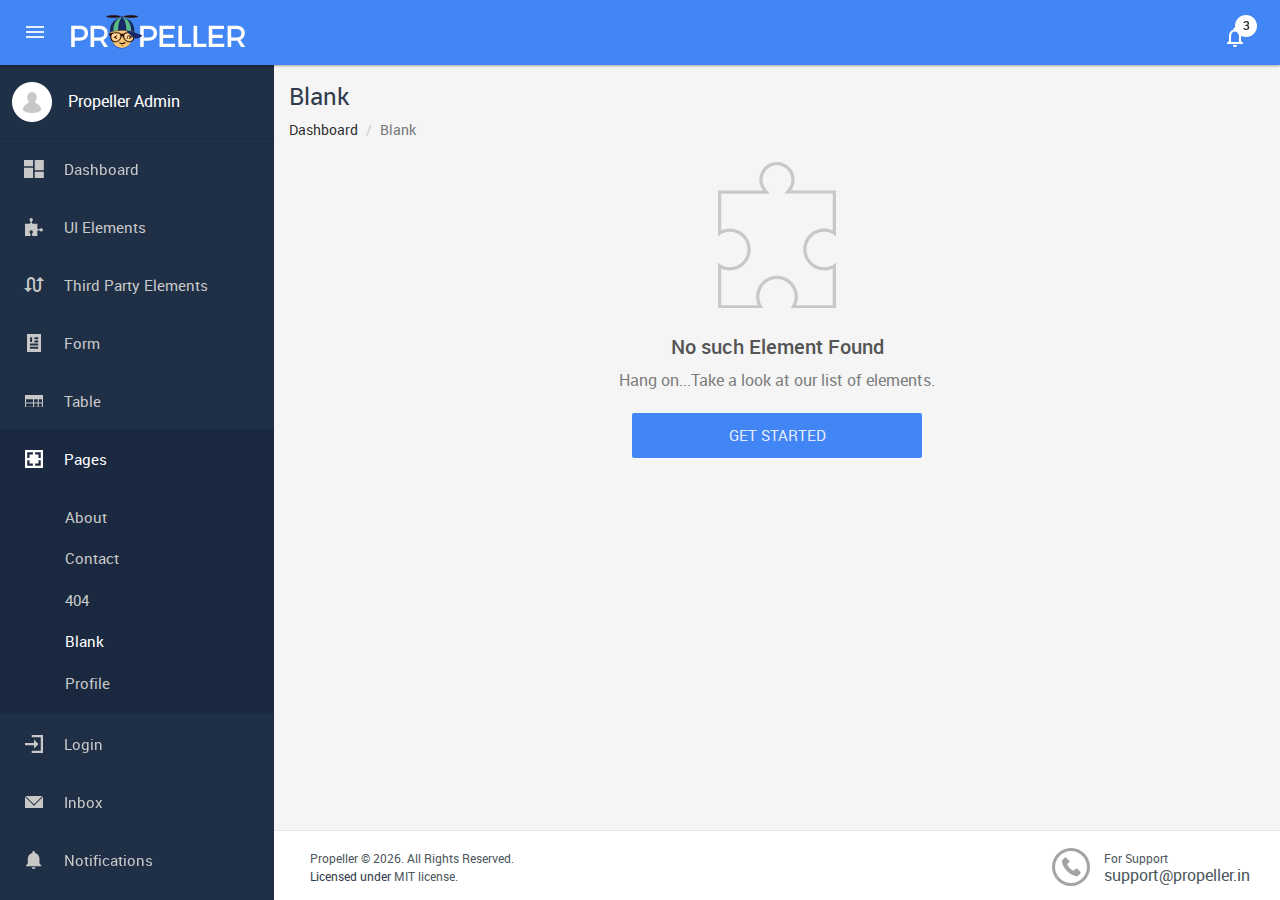
<file: blank.html>
<!doctype html>
<html lang="">
<head>
<meta charset="utf-8">
<meta http-equiv="X-UA-Compatible" content="IE=edge">
<meta name="description" content="Blank Page | Propeller - Admin Dashboard">
<meta content="width=device-width, initial-scale=1, user-scalable=no" name="viewport">
<title>Blank Page | Propeller - Admin Dashboard</title>
<link rel="shortcut icon" type="image/x-icon" href="themes/images/favicon.ico">

<!-- Google icon -->
<link href="https://fonts.googleapis.com/icon?family=Material+Icons" rel="stylesheet">

<!-- Bootstrap css -->
<link rel="stylesheet" type="text/css" href="assets/css/bootstrap.min.css">

<!-- Propeller css -->
<link rel="stylesheet" type="text/css" href="assets/css/propeller.min.css">

<!-- Propeller theme css-->
<link rel="stylesheet" type="text/css" href="themes/css/propeller-theme.css" />

<!-- Propeller admin theme css-->
<link rel="stylesheet" type="text/css" href="themes/css/propeller-admin.css">

</head>

<body>
<!-- Header Starts -->
<!--Start Nav bar -->
<nav class="navbar navbar-inverse navbar-fixed-top pmd-navbar pmd-z-depth">

	<div class="container-fluid">
		<div class="pmd-navbar-right-icon pull-right navigation">

			
			<!-- Notifications -->
            <div class="dropdown notification icons pmd-dropdown">
			
				<a href="javascript:void(0)" title="Notification" class="dropdown-toggle pmd-ripple-effect"  data-toggle="dropdown" role="button" aria-expanded="true">
					<div data-badge="3" class="material-icons md-light pmd-sm pmd-badge  pmd-badge-overlap">notifications_none</div>
				</a>
			
				<div class="dropdown-menu dropdown-menu-right pmd-card pmd-card-default pmd-z-depth" role="menu">
					<!-- Card header -->
					<div class="pmd-card-title">
						<div class="media-body media-middle">
							<a href="notifications.html" class="pull-right">3 new notifications</a>
							<h3 class="pmd-card-title-text">Notifications</h3>
						</div>
					</div>
					
					<!-- Notifications list -->
					<ul class="list-group pmd-list-avatar pmd-card-list">
						<li class="list-group-item hidden">
							<p class="notification-blank">
								<span class="dic dic-notifications-none"></span> 
								<span>You don´t have any notifications</span>
							</p>
						</li>
						<li class="list-group-item unread">
							<a href="javascript:void(0)">
								<div class="media-left">
									<span class="avatar-list-img40x40">
										<img alt="40x40" data-src="holder.js/40x40" class="img-responsive" src="themes/images/profile-1.png" data-holder-rendered="true">
									</span>
								</div>
								<div class="media-body">
									<span class="list-group-item-heading"><span>Prathit</span> posted a new challanegs</span>
									<span class="list-group-item-text">5 Minutes ago</span>
								</div>
							</a>
						</li>
						<li class="list-group-item">
							<a href="javascript:void(0)">
								<div class="media-left">
									<span class="avatar-list-img40x40">
										<img alt="40x40" data-src="holder.js/40x40" class="img-responsive" src="themes/images/profile-2.png" data-holder-rendered="true">
									</span>
								</div>
								<div class="media-body">
									<span class="list-group-item-heading"><span>Keel</span> Cloned 2 challenges.</span>
									<span class="list-group-item-text">15 Minutes ago</span>
								</div>
							</a>
						</li>
						<li class="list-group-item unread">
							<a href="javascript:void(0)">
								<div class="media-left">
									<span class="avatar-list-img40x40">
										<img alt="40x40" data-src="holder.js/40x40" class="img-responsive" src="themes/images/profile-3.png" data-holder-rendered="true">
									</span>
								</div>
							
								<div class="media-body">
									<span class="list-group-item-heading"><span>John</span> posted new collection.</span>
									<span class="list-group-item-text">25 Minutes ago</span>
								</div>
							</a>
						</li>
						<li class="list-group-item unread">
							<a href="javascript:void(0)">
								<div class="media-left">
									<span class="avatar-list-img40x40">
										<img alt="40x40" data-src="holder.js/40x40" class="img-responsive" src="themes/images/profile-4.png" data-holder-rendered="true">
									</span>
								</div>
								<div class="media-body">
									<span class="list-group-item-heading"><span>Valerii</span> Shared 5 collection.</span>
									<span class="list-group-item-text">30 Minutes ago</span>
								</div>
							</a>
						</li>
					</ul><!-- End notifications list -->

				</div>
				
				
            </div> <!-- End notifications -->
		</div>
		<!-- Brand and toggle get grouped for better mobile display -->
		<div class="navbar-header">
			<a href="javascript:void(0);" class="btn btn-sm pmd-btn-fab pmd-btn-flat pmd-ripple-effect pull-left margin-r8 pmd-sidebar-toggle"><i class="material-icons">menu</i></a>	
		  <a href="index.html" class="navbar-brand">
		  	<svg version="1.1" x="0px" y="0px"
	 width="174.16px" height="48px" viewBox="0 0 174.16 48" enable-background="new 0 0 174.16 48" xml:space="preserve">
<g>
	<g>
		<path fill="#FFFFFF" d="M8.658,17.795c5.339,0,8.403,2.64,8.403,7.251c0,4.792-3.064,7.585-8.403,7.585H3.773v6.4h-3.58V17.795
			H8.658z M3.773,29.415h4.733c3.276,0,5.127-1.395,5.127-4.278c0-2.792-1.851-4.125-5.127-4.125H3.773V29.415z"/>
		<path fill="#FFFFFF" d="M29.167,32.601c-0.304,0.031-0.637,0.031-0.971,0.031H23.16v6.4h-3.58V17.795h8.616
			c5.431,0,8.556,2.64,8.556,7.251c0,3.398-1.578,5.794-4.399,6.886l4.763,7.1H33.05L29.167,32.601z M28.196,29.415
			c3.276,0,5.158-1.395,5.158-4.278c0-2.792-1.881-4.125-5.158-4.125H23.16v8.403H28.196z"/>
		<path fill="#FFFFFF" d="M77.622,17.795c5.339,0,8.403,2.64,8.403,7.251c0,4.792-3.064,7.585-8.403,7.585h-4.884v6.4h-3.58V17.795
			H77.622z M72.738,29.415h4.732c3.277,0,5.127-1.395,5.127-4.278c0-2.792-1.85-4.125-5.127-4.125h-4.732V29.415z"/>
		<path fill="#FFFFFF" d="M92.124,21.012v5.733h10.375v3.217H92.124v5.854h11.953v3.217H88.544V17.795h15.169v3.216H92.124z"/>
		<path fill="#FFFFFF" d="M120.188,35.786v3.246h-12.772V17.795h3.58v17.991H120.188z"/>
		<path fill="#FFFFFF" d="M135.356,35.786v3.246h-12.771V17.795h3.579v17.991H135.356z"/>
		<path fill="#FFFFFF" d="M141.333,21.012v5.733h10.376v3.217h-10.376v5.854h11.953v3.217h-15.533V17.795h15.17v3.216H141.333z"/>
		<path fill="#FFFFFF" d="M166.212,32.601c-0.304,0.031-0.638,0.031-0.971,0.031h-5.037v6.4h-3.578V17.795h8.615
			c5.43,0,8.555,2.64,8.555,7.251c0,3.398-1.577,5.794-4.399,6.886l4.764,7.1h-4.065L166.212,32.601z M165.241,29.415
			c3.275,0,5.156-1.395,5.156-4.278c0-2.792-1.881-4.125-5.156-4.125h-5.037v8.403H165.241z"/>
	</g>
	<path opacity="0.2" fill="#000001" d="M62.295,26.706c-0.529,4.162-1.91,7.709-3.951,10.195c-2.008,2.443-4.649,3.869-7.749,3.867
		c-3.078,0-5.549-1.311-7.413-3.635c-1.923-2.4-3.186-5.887-3.784-10.129l0.16-0.766l-0.035-0.928l5.57-1.038l5.709-0.359
		l4.412,0.115l6.468,1.056l0.701-0.109L62.295,26.706z"/>
	<path fill="#FDC672" d="M63.149,25.023c-0.557,4.405-2.009,8.157-4.156,10.788c-2.112,2.586-4.891,4.094-8.152,4.094
		c-3.237,0-5.836-1.387-7.797-3.846c-2.103-2.641-4.178-8.793-3.799-12.148c2.721-1.023,7.072-1.686,11.976-1.686
		c4.909,0,9.264,0.665,11.985,1.689L63.149,25.023z"/>
	<path opacity="0.2" fill="#2A100A" d="M61.876,31.167c-0.708,1.84-1.62,3.455-2.708,4.789c-1.093,1.338-2.363,2.391-3.785,3.105
		c-1.374,0.689-2.889,1.063-4.523,1.061c-1.624,0-3.09-0.342-4.401-0.99c-1.354-0.666-2.539-1.658-3.554-2.932
		c-1.026-1.287-1.84-2.873-2.476-4.703c-0.701-2.018-1.61-5.393-1.372-7.515v0.042c0.073-0.029,0.147-0.058,0.224-0.086
		c-0.377,3.349,1.694,9.493,3.794,12.127c1.941,2.436,4.511,3.816,7.706,3.84h0.078h0.08c3.221-0.023,5.968-1.525,8.06-4.086
		l0.048-0.061l0.015-0.018c0.065-0.08,0.129-0.162,0.192-0.246c2.455-3.191,3.748-7.563,3.951-11.554l-0.01-0.003
		c0.076,0.028,0.15,0.057,0.223,0.086C63.294,26.486,62.767,28.854,61.876,31.167L61.876,31.167z M62.993,23.863L62.993,23.863
		l0.069,0.024L62.993,23.863z"/>
	<path opacity="0.2" fill-rule="evenodd" clip-rule="evenodd" fill="#000001" d="M62.383,23.631l0.001,1.388
		c-2.568-1.019-5.091-2.174-9.881-2.174c-4.79,0-10.729,1.473-13.297,2.492l-0.009-1.408c2.718-1.033,7.092-1.704,12.024-1.704
		C55.661,22.226,59.648,22.769,62.383,23.631z"/>
	
		<path fill-rule="evenodd" clip-rule="evenodd" fill="none" stroke="#2A100A" stroke-width="1.167" stroke-linecap="round" stroke-miterlimit="2.6131" d="
		M48.769,34.872c0,0,2.086,1.539,5.132,0.008"/>
	<g>
		<path fill="#2A100A" d="M50.51,37.077l0.119,0.465l-0.007,0.004l-0.007,0.006l-0.007,0.002l-0.007,0.004l-0.007,0.002
			l-0.008,0.002l-0.007,0.002h-0.007h-0.008l-0.007-0.002L50.55,37.56l-0.008-0.002l-0.006-0.002l-0.007-0.002l-0.007-0.004
			l-0.006-0.004l-0.007-0.006l-0.006-0.004l-0.006-0.006l-0.006-0.008l-0.006-0.006l-0.006-0.008l-0.005-0.006l-0.005-0.01
			l-0.005-0.008l-0.004-0.01l-0.005-0.01l-0.004-0.01l-0.004-0.01l-0.003-0.012l-0.003-0.012l-0.003-0.012l-0.003-0.012
			l-0.002-0.012l-0.002-0.014l-0.001-0.012l-0.001-0.012l-0.001-0.014l0-0.012v-0.012V37.3v-0.012l0.001-0.012l0.001-0.012
			l0.001-0.014l0.002-0.01l0.002-0.014l0.003-0.012l0.002-0.01l0.003-0.012l0.003-0.01l0.004-0.012l0.004-0.01l0.004-0.01
			l0.004-0.008l0.005-0.01l0.005-0.01l0.005-0.008l0.005-0.008l0.006-0.008l0.006-0.006l0.007-0.008l0.006-0.006L50.51,37.077
			L50.51,37.077z M52.214,37.462l-0.231-0.318l-0.008,0.293l0.046,0.072l0.009,0.008l-0.008-0.006l-0.017-0.006l-0.025-0.01
			l-0.03-0.01l-0.036-0.008l-0.04-0.012l-0.045-0.01l-0.047-0.008l-0.051-0.01l-0.054-0.008l-0.056-0.008l-0.059-0.006l-0.06-0.006
			l-0.061-0.006l-0.063-0.002l-0.063-0.004h-0.063l-0.063,0.002l-0.062,0.002l-0.061,0.006l-0.06,0.008l-0.058,0.008l-0.056,0.01
			l-0.053,0.014l-0.051,0.014l-0.046,0.018l-0.042,0.02l-0.038,0.021l-0.032,0.021l-0.119-0.465l0.052-0.035l0.054-0.029
			l0.057-0.025l0.059-0.021l0.061-0.018l0.062-0.016l0.064-0.012l0.065-0.012l0.066-0.006l0.067-0.006l0.067-0.002l0.067-0.002
			h0.068l0.067,0.002l0.065,0.004l0.066,0.004l0.063,0.006l0.062,0.008l0.06,0.008l0.057,0.01l0.055,0.01l0.052,0.01l0.048,0.01
			l0.044,0.012L52,36.987l0.037,0.012l0.034,0.012l0.031,0.012l0.029,0.016l0.033,0.027l0.06,0.088L52.214,37.462L52.214,37.462z
			 M51.983,37.144l0.231,0.318l-0.005,0.01l-0.005,0.008l-0.005,0.01l-0.006,0.01l-0.006,0.006l-0.006,0.008l-0.006,0.008
			l-0.006,0.006l-0.006,0.006l-0.006,0.004l-0.007,0.004l-0.006,0.004l-0.007,0.004l-0.007,0.004h-0.007l-0.008,0.002l-0.007,0.002
			h-0.007h-0.007l-0.007-0.002h-0.007l-0.007-0.002l-0.007-0.004l-0.007-0.002l-0.007-0.004l-0.007-0.004l-0.007-0.004l-0.006-0.006
			l-0.006-0.006l-0.006-0.008l-0.006-0.006l-0.006-0.01L52,37.491l-0.005-0.008l-0.005-0.01l-0.004-0.01l-0.005-0.01l-0.004-0.012
			l-0.004-0.01l-0.003-0.01l-0.003-0.012l-0.003-0.012l-0.002-0.012l-0.003-0.012l-0.001-0.01l-0.002-0.012l-0.001-0.014l0-0.012
			l0-0.012l0-0.012l0-0.012l0-0.014l0-0.012l0.001-0.012l0.001-0.012l0.002-0.012l0.001-0.014l0.002-0.01l0.003-0.012l0.003-0.012
			l0.003-0.012l0.004-0.01l0.004-0.012L51.983,37.144z"/>
	</g>
	<path opacity="0.2" fill-rule="evenodd" clip-rule="evenodd" fill="#000001" d="M60.076,25.364
		c1.235,0.026,1.771,0.672,3.035,0.672c0.784-0.008,0.701,1.276,0.287,1.752c-0.565,0.553-0.752,0.773-0.83,1.471
		c-0.002,0.652-0.089,1.338-0.228,2.023c-1.384,5.896-9.588,3.791-10.522-1.795l-0.034-0.053c-0.152-0.424-0.432-0.709-0.753-0.709
		c-0.33,0-0.618,0.301-0.766,0.746c-0.921,5.598-9.139,7.713-10.525,1.811c-0.163-0.807-0.255-1.615-0.221-2.369
		c-0.009,0.121-0.013,0.234-0.015,0.346c-0.077-0.697-0.265-0.918-0.83-1.471c-0.414-0.476-0.497-1.76,0.288-1.752
		c1.539,0,3.899-1.017,6.289-1.017c2.371,0.141,3.624,0.491,4.296,1.06l-0.004-0.005c0.324,0.171,0.872,0.284,1.494,0.284
		c0.641,0,1.204-0.12,1.523-0.3c0.678-0.556,1.93-0.899,4.271-1.038C58.313,25.019,59.341,25.147,60.076,25.364z"/>
	<path fill-rule="evenodd" clip-rule="evenodd" fill="#2A100A" d="M60.874,24.703c1.304,0.027,1.868,0.673,3.203,0.673
		c0.828-0.008,0.741,1.276,0.303,1.751c-0.596,0.553-0.794,0.774-0.876,1.471c-0.002,0.652-0.094,1.338-0.24,2.021
		c-1.461,5.9-10.118,3.793-11.104-1.793l-0.036-0.053c-0.16-0.424-0.456-0.709-0.794-0.709c-0.349,0-0.652,0.301-0.809,0.746
		c-0.973,5.598-9.644,7.713-11.106,1.809c-0.171-0.805-0.269-1.613-0.233-2.369c-0.009,0.121-0.013,0.238-0.015,0.348
		c-0.082-0.697-0.279-0.918-0.875-1.471c-0.437-0.475-0.525-1.759,0.303-1.751c1.625,0,4.115-1.017,6.636-1.017
		c2.502,0.141,3.825,0.491,4.533,1.06l-0.004-0.005c0.342,0.171,0.92,0.284,1.576,0.284c0.677,0,1.271-0.12,1.607-0.299
		c0.715-0.556,2.037-0.9,4.506-1.039C59.014,24.359,60.098,24.487,60.874,24.703z"/>
	<path fill-rule="evenodd" clip-rule="evenodd" fill="#2A100A" d="M49.886,10.032c0.27-0.036,0.546-0.063,0.83-0.079L50.714,9.94
		c0-0.02,0-0.039,0-0.057c0-0.23,0.057-0.439,0.148-0.59v0l0,0c0.092-0.151,0.22-0.245,0.359-0.245c0.14,0,0.267,0.094,0.36,0.245
		l0,0c0.091,0.151,0.148,0.36,0.148,0.59c0,0.015,0,0.033-0.001,0.05L51.728,9.95c0.273,0.014,0.55,0.041,0.829,0.082
		c-0.101-0.965-0.572-1.719-1.162-1.844l0,0l-0.035-0.007l0,0l-0.031-0.004l-0.002-0.001h-0.001l-0.002,0l-0.031-0.003l-0.001,0l0,0
		h0L51.257,8.17h0l0,0h0l-0.035,0l-0.035,0l0,0l0,0h0l-0.034,0.002h0l0,0l-0.001,0L51.12,8.176l-0.002,0h-0.001l-0.003,0.001
		l-0.031,0.004h0l-0.034,0.007l0,0C50.458,8.313,49.986,9.067,49.886,10.032z"/>
	<g>
		<path fill-rule="evenodd" clip-rule="evenodd" fill="#2A100A" d="M42.527,7.231c-3.94,0-7.134,0.589-7.134,1.314
			c0,0.726,3.194,1.315,7.134,1.315s7.134-0.589,7.134-1.315C49.661,7.82,46.467,7.231,42.527,7.231z"/>
		<path fill-rule="evenodd" clip-rule="evenodd" fill="#2A100A" d="M59.916,7.231c3.939,0,7.134,0.589,7.134,1.315
			c0,0.726-3.194,1.314-7.134,1.314c-3.94,0-7.134-0.588-7.134-1.314C52.782,7.82,55.976,7.231,59.916,7.231z"/>
	</g>
	<path fill-rule="evenodd" clip-rule="evenodd" fill="#FFCE88" d="M45.161,25.369c4.019,0.226,4.213,1.133,4.277,2.776
		c-0.064,5.01-7.675,7.154-8.901,2.201c-0.274-1.285-0.309-2.578,0.268-3.511C41.3,26.036,41.976,25.369,45.161,25.369z"/>
	<path fill-rule="evenodd" clip-rule="evenodd" fill="#FFCE88" d="M57.517,25.369c-4.02,0.226-4.213,1.133-4.277,2.776
		c0.064,5.01,7.674,7.154,8.901,2.201c0.273-1.285,0.308-2.578-0.268-3.511C61.377,26.036,60.702,25.369,57.517,25.369z"/>
	<polygon fill-rule="evenodd" clip-rule="evenodd" fill="#2A100A" points="61.347,29.12 58.06,27.25 57.79,28.128 59.439,29.114 
		57.812,30.081 58.083,30.978 	"/>
	<polygon fill-rule="evenodd" clip-rule="evenodd" fill="#2A100A" points="56.937,26.886 57.635,26.886 56.293,31.024 
		55.595,31.024 	"/>
	<polygon fill-rule="evenodd" clip-rule="evenodd" fill="#2A100A" points="42.54,29.138 45.899,27.226 46.176,28.122 44.49,29.132 
		46.153,30.12 45.877,31.038 	"/>
	<g>
		<path opacity="0.7" fill-rule="evenodd" clip-rule="evenodd" fill="#FFFFFF" d="M44.813,25.968c-2.095,0-2.64,0.313-3.086,0.69
			c-0.52,0.438-0.693,1.046-0.707,1.651c0.015,0.58,0.356,0.953,0.873,1.15c-0.195-0.203-0.313-0.469-0.321-0.801
			c0.014-0.605,0.188-1.215,0.707-1.652c0.447-0.376,0.992-0.689,3.087-0.689c0.895,0.036,1.481,0.109,1.857,0.223
			C47.042,26.223,46.43,26.034,44.813,25.968z"/>
		<path opacity="0.7" fill-rule="evenodd" clip-rule="evenodd" fill="#FFFFFF" d="M57.637,25.968c-2.095,0-2.641,0.313-3.087,0.69
			c-0.521,0.438-0.693,1.046-0.708,1.651c0.015,0.58,0.356,0.953,0.874,1.15c-0.196-0.203-0.313-0.469-0.321-0.801
			c0.014-0.605,0.188-1.215,0.707-1.652c0.447-0.376,0.993-0.689,3.087-0.689c0.895,0.036,1.481,0.109,1.858,0.223
			C59.864,26.223,59.252,26.034,57.637,25.968z"/>
	</g>
	<path opacity="0.2" fill-rule="evenodd" clip-rule="evenodd" fill="#000001" d="M62.417,24.581l7.641,3.064
		c0.143,0.068,0.096,0.254,0.085,0.346c-0.011,0.09-1.248,2.254-4.252,2.877c-3.005,0.625-5.205-2.182-5.205-2.182l-4.928-5.515
		l3.181,0.438L62.417,24.581z"/>
	<path fill-rule="evenodd" clip-rule="evenodd" fill="#192866" d="M63.419,24.381l7.627,2.796c0.159,0.066,0.106,0.246,0.094,0.332
		c-0.012,0.086-1.38,2.164-4.705,2.766c-3.325,0.598-5.759-2.098-5.759-2.098l-5.79-5.634l6.488,0.9L63.419,24.381z"/>
	<path fill-rule="evenodd" clip-rule="evenodd" fill="#5ABD88" d="M51.221,9.932c6.738,0,12.2,5.462,12.2,12.201l0.001,1.866
		c-2.703-1.072-7.16-1.772-12.201-1.772s-9.498,0.7-12.201,1.772v-1.866C39.021,15.394,44.483,9.932,51.221,9.932z"/>
	<path fill-rule="evenodd" clip-rule="evenodd" fill="#192866" d="M60.089,23.044V22.47c0-6.094-3.009-11.184-7.021-12.399
		c5.861,0.891,10.352,5.952,10.352,12.062l0.001,1.866C62.5,23.632,61.374,23.31,60.089,23.044L60.089,23.044z M51.221,9.932
		L51.221,9.932c-2.272,0.001-4.118,5.559-4.156,12.459c1.319-0.107,2.714-0.165,4.156-0.165c1.442,0,2.836,0.058,4.156,0.165
		C55.339,15.49,53.493,9.932,51.221,9.932L51.221,9.932L51.221,9.932z M42.353,23.044c-1.284,0.266-2.41,0.588-3.332,0.954v-1.866
		c0-6.109,4.49-11.169,10.351-12.062c-4.01,1.217-7.019,6.305-7.019,12.399V23.044z"/>
	<path fill="#2A100A" d="M63.419,23.996l0,0.385c-3.474-1.376-8.462-1.827-12.199-1.827c-3.722,0-9.509,0.688-12.199,1.829l0-0.385
		c3.333-1.333,8.672-1.809,12.2-1.809C54.747,22.188,60.236,22.692,63.419,23.996z"/>
</g>
</svg>
		  </a>
		</div>
	</div>

</nav><!--End Nav bar -->
<!-- Header Ends -->

<!-- Sidebar Starts -->
<div class="pmd-sidebar-overlay"></div>

<!-- Left sidebar -->
<aside class="pmd-sidebar sidebar-default pmd-sidebar-slide-push pmd-sidebar-left pmd-sidebar-open bg-fill-darkblue sidebar-with-icons" role="navigation">
	<ul class="nav pmd-sidebar-nav">
		
		<!-- User info -->
		<li class="dropdown pmd-dropdown pmd-user-info visible-xs visible-md visible-sm visible-lg">
			<a aria-expanded="false" data-toggle="dropdown" class="btn-user dropdown-toggle media" data-sidebar="true" aria-expandedhref="javascript:void(0);">
				<div class="media-left">
					<img src="themes/images/user-icon.png" alt="New User">
				</div>
				<div class="media-body media-middle">Propeller Admin</div>
				<div class="media-right media-middle"><i class="dic-more-vert dic"></i></div>
			</a>
			<ul class="dropdown-menu">
				<li><a href="login.html">Logout</a></li>
			</ul>
		</li><!-- End user info -->
		
		<li> 
			<a class="pmd-ripple-effect" href="index.html">	
				<i class="media-left media-middle"><svg version="1.1" x="0px" y="0px" width="19.83px" height="18px" viewBox="287.725 407.535 19.83 18" enable-background="new 287.725 407.535 19.83 18"
	 xml:space="preserve">
<g>
	<path fill="#C9C8C8" d="M307.555,407.535h-9.108v10.264h9.108V407.535z M287.725,407.535v6.232h9.109v-6.232H287.725z
		 M296.834,415.271h-9.109v10.264h9.109V415.271z M307.555,419.303h-9.108v6.232h9.108V419.303z"/>
</g>
</svg></i>
				<span class="media-body">Dashboard</span>
			</a> 
		</li>
		
		<li class="dropdown pmd-dropdown"> 
			<a aria-expanded="false" data-toggle="dropdown" class="btn-user dropdown-toggle media" data-sidebar="true" href="javascript:void(0);">	
				<i class="media-left media-middle"><svg version="1.1" x="0px" y="0px" width="18px" height="18.001px" viewBox="0 0 18 18.001" enable-background="new 0 0 18 18.001" xml:space="preserve">
<path fill="#C9C8C8" d="M6.188,0.001C5.232,0.001,4.5,0.732,4.5,1.688c0,0.394,0.166,0.739,0.334,1.02L5.45,3.71
	c0.113,0.113,0.176,0.341,0.176,0.51v0.281c0,0.619-0.506,1.125-1.125,1.125H0.282c-0.169,0-0.281,0.112-0.281,0.281V17.72
	c0,0.168,0.112,0.281,0.281,0.281h4.219c0.619,0,1.125-0.506,1.125-1.125v-0.281c0-0.168-0.063-0.397-0.176-0.509
	c0,0-0.615-0.946-0.615-1.002C4.666,14.802,4.5,14.457,4.5,14.063c0-0.956,0.731-1.688,1.688-1.688s1.688,0.731,1.688,1.688
	c0,0.394-0.166,0.739-0.334,1.02l-0.616,1.002c-0.056,0.112-0.176,0.341-0.176,0.509v0.281c0,0.619,0.506,1.125,1.125,1.125h4.219
	c0.168,0,0.281-0.113,0.281-0.281V13.5c0-0.619,0.506-1.125,1.125-1.125h0.281c0.169,0,0.396,0.063,0.51,0.176
	c0,0,0.945,0.616,1.002,0.616c0.337,0.168,0.626,0.334,1.02,0.334c0.956,0,1.687-0.731,1.687-1.687c0-0.957-0.731-1.688-1.687-1.688
	c-0.394,0-0.738,0.166-1.02,0.334l-1.002,0.616c-0.113,0.056-0.341,0.176-0.51,0.176H13.5c-0.619,0-1.125-0.506-1.125-1.125V5.908
	c0-0.168-0.113-0.281-0.281-0.281H7.875c-0.619,0-1.125-0.506-1.125-1.125V4.221c0-0.168,0.063-0.397,0.176-0.51
	c0,0,0.616-0.945,0.616-1.001c0.168-0.281,0.334-0.626,0.334-1.02C7.875,0.733,7.144,0.002,6.188,0.001L6.188,0.001z"/>
</svg></i> 
				<span class="media-body">UI Elements</span>
				<div class="media-right media-bottom"><i class="dic-more-vert dic"></i></div>
			</a> 
			<ul class="dropdown-menu">
				<li><a href="typography.html">Typography</a></li>
				<li><a href="icons.html">Icons</a></li>
				<li><a href="shadow.html">Shadow</a></li>
				<li><a href="accordion.html">Accordion</a></li>
				<li><a href="alert.html">Alert</a></li>
				<li><a href="badge.html">Badge</a></li>
				<li><a href="button.html">Button</a></li>
				<li><a href="modal.html">Modal</a></li>
				<li><a href="dropdown.html">Dropdown</a></li>
				<li><a href="list.html">List</a></li>
				<li><a href="navbar.html">Navbar</a></li>
				<li><a href="popover.html">Popover</a></li>
				<li><a href="progressbar.html">Progressbar</a></li>
				<!--<li><a href="sidebar.html">Sidebar</a></li> -->
				<li><a href="tab.html">Tab</a></li>
				<li><a href="tooltip.html">Tooltip</a></li>
				<li><a href="card.html">Card</a></li>
				<li><a href="floating-button.html">Floating Action Button</a></li>
			</ul>
		</li>
		<li class="dropdown pmd-dropdown"> 
			<a aria-expanded="false" data-toggle="dropdown" class="btn-user dropdown-toggle media" data-sidebar="true" href="javascript:void(0);">	
				<i class="material-icons media-left pmd-sm">swap_calls</i> 
				<span class="media-body">Third Party Elements</span>
				<div class="media-right media-bottom"><i class="dic-more-vert dic"></i></div>
			</a> 
			<ul class="dropdown-menu">
				<li><a href="custom-scroll.html">Custom Scrollbar</a></li>
				<li><a href="datetimepicker.html">Datetimepicker</a></li>
				<li><a href="range-slider.html">Range Slider</a></li>
				<li><a href="select2.html">Select2</a></li>
			</ul>
		</li>
		
		<li class="dropdown pmd-dropdown"> 
			<a aria-expanded="false" data-toggle="dropdown" class="btn-user dropdown-toggle media" data-sidebar="true" href="javascript:void(0);">	
				<i class="media-left media-middle"><svg version="1.1" x="0px" y="0px" width="14.187px" height="18px" viewBox="0 0 14.187 18" enable-background="new 0 0 14.187 18" xml:space="preserve">
<path fill="#C9C8C8" d="M0,0v18h14.187V0H0z M3.121,3.293h2.023v4.767H3.121V3.293z M11.211,14.764H2.948v-2.022h8.263V14.764
	L11.211,14.764z M11.211,11.585H2.948V9.563h8.263V11.585L11.211,11.585z M11.211,8.407H7.455V6.385h3.756V8.407z M11.211,5.229
	H7.455V3.207h3.756V5.229z"/>
</svg></i>
				<span class="media-body">Form</span>
				<div class="media-right media-bottom"><i class="dic-more-vert dic"></i></div>
			</a> 
			<ul class="dropdown-menu">
				<li><a href="form-element.html">Form Elements</a></li>
				<li><a href="form.html">Form Examples</a></li>
			</ul>
		</li>
		<li class="dropdown pmd-dropdown"> 
			<a aria-expanded="false" data-toggle="dropdown" class="btn-user dropdown-toggle media" data-sidebar="true" href="javascript:void(0);">	
				<i class="media-left media-middle"><svg version="1.1" x="0px" y="0px" width="18px" height="12.706px" viewBox="0 0 18 12.706" enable-background="new 0 0 18 12.706" xml:space="preserve">
<path fill="#C9C8C8" d="M0,0v12.706h18V0H0z M12.706,4.235v3.176H9.108V4.235H12.706z M8.049,4.235v3.176h-6.99V4.235H8.049z
	 M1.059,8.47h6.99v3.177h-6.99V8.47z M9.108,11.647V8.47h3.599v3.177H9.108z M13.766,11.647V8.47h3.176v3.177H13.766z M16.942,7.412
	h-3.176V4.235h3.176V7.412L16.942,7.412z"/>
</svg></i> 
				<span class="media-body">Table</span>
				<div class="media-right media-bottom"><i class="dic-more-vert dic"></i></div>
			</a> 
			<ul class="dropdown-menu">
				<li><a href="table.html">Normal Table</a></li>
				<li><a href="data-table.html">Data Table</a></li>
				<li><a href="table-with-expand-collapse.html">Table with Expand/Collapse</a></li>
			</ul>
		</li>

		<li class="dropdown pmd-dropdown"> 
			<a aria-expanded="false" data-toggle="dropdown" class="btn-user dropdown-toggle media" data-sidebar="true" href="javascript:void(0);">	
				<i class="media-left media-middle">
				<svg x="0px" y="0px" width="18px" height="18px" viewBox="288.64 337.535 18 18" enable-background="new 288.64 337.535 18 18" xml:space="preserve">
					<title>022-layout view</title>
					<desc>Created with Sketch.</desc>
					<g>
						<g>
							<path fill="#C9C8C8" d="M298.765,353.285v-2.25h3.375v-3.375h2.25v5.625H298.765z M290.89,347.66h2.25v3.375h3.375v2.25h-5.625
								V347.66z M296.515,339.785v2.25h-3.375v3.375h-2.25v-5.625H296.515z M295.39,348.785h4.5v-4.5h-4.5V348.785z M304.39,345.41h-2.25
								v-3.375h-3.375v-2.25h5.625V345.41z M288.64,355.535h18v-18h-18V355.535z"/>
						</g>
					</g>
					<text transform="matrix(1 0 0 1 -0.0154 1202.2578)" font-family="'HelveticaNeue-Bold'" font-size="186.0251">Created by Richard Wearn</text>
					<text transform="matrix(1 0 0 1 -0.0154 1388.2891)" font-family="'HelveticaNeue-Bold'" font-size="186.0251">from the Noun Project</text>
				</svg></i> 
				<span class="media-body">Pages</span>
				<div class="media-right media-bottom"><i class="dic-more-vert dic"></i></div>
			</a> 
			<ul class="dropdown-menu">
				<li><a href="about.html">About</a></li>
				<li><a href="contact.html">Contact</a></li>
				<li><a href="404.html">404</a></li>
				<li><a href="blank.html">Blank</a></li>
				<li><a href="profile.html">Profile</a></li>
			</ul>
		</li>
		<li> 
			<a class="pmd-ripple-effect" href="login.html">	
				<i class="media-left media-middle">
				<svg version="1.1" id="Layer_1" x="0px" y="0px" width="18px" height="18px" viewBox="288.64 337.535 18 18" enable-background="new 288.64 337.535 18 18" xml:space="preserve">
				<path fill="#C9C8C8" d="M295.39,337.535v2.25h9v13.5h-9v2.25h11.25v-18H295.39z M297.64,342.035v3.375h-9v2.25h9v3.375l3.375-3.375
					l1.125-1.125l-1.125-1.125L297.64,342.035z"/>
				</svg></i> 
				<span class="media-body">Login</span>
			</a> 
		</li>
		<li> 
			<a class="pmd-ripple-effect" href="inbox.html">	
				<i class="media-left media-middle">
				<svg version="1.1" x="0px" y="0px" width="18px" height="12.479px" viewBox="288.64 363.118 18 12.479" enable-background="new 288.64 363.118 18 12.479" xml:space="preserve">
					<g transform="translate(641.29613,1096.2351)">
						<path fill="#C9C8C8" d="M-352.656-726.466v-5.828l4.484,4.484c2.467,2.466,4.499,4.484,4.516,4.484s2.049-2.018,4.516-4.484
							l4.484-4.484v5.828v5.828h-9h-9V-726.466z M-347.854-728.929l-4.188-4.188h8.385h8.386l-4.188,4.188
							c-2.304,2.303-4.192,4.188-4.198,4.188S-345.551-726.626-347.854-728.929z"/>
					</g>
				</svg></i> 
				<span class="media-body">Inbox</span>
			</a> 
		</li>
		<li> 
			<a class="pmd-ripple-effect" href="notifications.html">	
				<i class="media-left media-middle">
				<svg version="1.1" id="Layer_1" x="0px" y="0px" width="15.3px" height="18px" viewBox="289.99 337.535 15.3 18" enable-background="new 289.99 337.535 15.3 18" xml:space="preserve">
					<g>
						<g>
							<path fill="#C9C8C8" d="M297.64,355.535c0.99,0,1.8-0.81,1.8-1.8h-3.6C295.84,354.725,296.65,355.535,297.64,355.535z
								 M303.49,350.135v-4.95c0-2.79-1.891-5.041-4.501-5.67v-0.63c0-0.72-0.63-1.35-1.35-1.35c-0.72,0-1.35,0.63-1.35,1.35v0.63
								c-2.61,0.629-4.5,2.88-4.5,5.67v4.95l-1.8,1.8v0.9h15.3v-0.9L303.49,350.135z"/>
						</g>
					</g>
				</svg></i> 
				<span class="media-body">Notifications</span>
			</a> 
		</li>
		
	</ul>
</aside><!-- End Left sidebar -->
<!-- Sidebar Ends -->

<!--content area start-->
<div id="content" class="pmd-content inner-page">
	<!--tab start-->
	<div class="container-fluid full-width-container blank">
		<!-- Title -->
		<h1 class="section-title" id="services">
			<span>Blank</span>
		</h1><!-- End Title -->
	
		<!--breadcrum start-->
		<ol class="breadcrumb text-left">
		  <li><a href="index.html">Dashboard</a></li>
		  <li class="active">Blank</li>
		</ol><!--breadcrum end-->
	
		<div class="no-table-blank-state row">
				<!--no table found blank state-->
				<div class="col-lg-12 col-md-12 col-sm-12 col-xs-12">
					<div class="no-table-found text-center">
						<svg version="1.1" id="Layer_1" xmlns="http://www.w3.org/2000/svg" xmlns:xlink="http://www.w3.org/1999/xlink" x="0px" y="0px"
	 width="118px" height="146.528px" viewBox="238.64 273.271 118 146.528" enable-background="new 238.64 273.271 118 146.528"
	 xml:space="preserve">
<g>
	<path fill="#C9C8C8" d="M297.64,276.513c7.942,0,14.426,6.483,14.426,14.426c0,3.242-0.973,6.322-3.079,8.753l-4.053,5.187h6.646
		h41.818v36.794c-2.593-1.135-5.511-1.783-8.59-1.783c-11.509,0-20.909,9.401-20.909,20.91s9.4,20.909,20.909,20.909
		c2.917,0,5.835-0.648,8.59-1.783v36.632h-36.632c1.135-2.593,1.783-5.511,1.783-8.591c0-11.508-9.401-20.909-20.909-20.909
		c-11.508,0-20.909,9.401-20.909,20.909c0,2.917,0.648,5.835,1.783,8.591h-36.632v-36.632c2.593,1.134,5.511,1.783,8.591,1.783
		c11.508,0,20.909-9.401,20.909-20.909s-9.401-20.91-20.909-20.91c-2.917,0-5.835,0.648-8.591,1.783v-36.632H283.7h6.646
		l-4.052-5.187c-1.945-2.593-3.08-5.673-3.08-8.753C283.214,282.996,289.698,276.513,297.64,276.513 M297.64,273.271
		c-9.725,0-17.667,7.942-17.667,17.667c0,4.052,1.459,7.78,3.728,10.86H238.64v45.871c3.08-2.755,7.294-4.539,11.833-4.539
		c9.725,0,17.667,7.942,17.667,17.668c0,9.725-7.942,17.667-17.667,17.667c-4.539,0-8.591-1.783-11.833-4.539v45.871h45.871
		c-2.755-3.08-4.538-7.294-4.538-11.833c0-9.725,7.942-17.667,17.667-17.667c9.726,0,17.668,7.942,17.668,17.667
		c0,4.539-1.783,8.591-4.539,11.833h45.871v-45.871c-3.079,2.755-7.294,4.539-11.832,4.539c-9.726,0-17.668-7.942-17.668-17.667
		c0-9.726,7.942-17.668,17.668-17.668c4.538,0,8.59,1.783,11.832,4.539v-45.871h-45.061c2.27-2.918,3.729-6.808,3.729-10.86
		C315.308,281.213,307.365,273.271,297.64,273.271L297.64,273.271z"/>
</g>
</svg>
						<h2>No such Element Found</h2>
						<p>Hang on...Take a look at our list of elements.</p>
						<a href="docs/index.php" type="button" class="btn btn-primary pmd-ripple-effect">Get Started</a>
					</div>
				</div><!-- end no table found blank state-->
			</div>
	</div><!-- tab end -->
	
</div><!-- content area end -->

<!-- Footer Starts -->
<footer class="admin-footer">
 <div class="container-fluid">
 	<ul class="list-unstyled list-inline">
	 	<li>
			<span class="pmd-card-subtitle-text">Propeller &copy; <span class="auto-update-year"></span>. All Rights Reserved.</span>
			<h3 class="pmd-card-subtitle-text">Licensed under <a href="https://opensource.org/licenses/MIT" target="_blank">MIT license.</a></h3>
        </li>
        
        <li class="pull-right for-support">
			<a href="mailto:support@propeller.in">
          		<div>
					<svg x="0px" y="0px" width="38px" height="38px" viewBox="0 0 38 38" enable-background="new 0 0 38 38">
<g><path fill="#A5A4A4" d="M25.621,21.085c-0.642-0.682-1.483-0.682-2.165,0c-0.521,0.521-1.003,1.002-1.524,1.523
		c-0.16,0.16-0.24,0.16-0.44,0.08c-0.321-0.2-0.683-0.32-1.003-0.521c-1.483-0.922-2.726-2.125-3.809-3.488
		c-0.521-0.681-1.002-1.402-1.363-2.205c-0.04-0.16-0.04-0.24,0.08-0.4c0.521-0.481,1.002-1.003,1.524-1.483
		c0.721-0.722,0.721-1.524,0-2.246c-0.441-0.44-0.842-0.842-1.203-1.202c-0.441-0.441-0.842-0.842-1.243-1.243
		c-0.642-0.642-1.483-0.642-2.165,0c-0.521,0.521-1.002,1.002-1.524,1.523c-0.481,0.481-0.722,1.043-0.802,1.685
		c-0.08,1.042,0.16,2.085,0.521,3.047c0.762,2.085,1.925,3.849,3.328,5.532c1.884,2.286,4.17,4.05,6.815,5.333
		c1.203,0.562,2.406,1.002,3.729,1.123c0.922,0.04,1.724-0.201,2.365-0.923c0.441-0.521,0.923-0.922,1.403-1.403
		c0.682-0.722,0.682-1.563,0-2.245C27.265,22.729,26.423,21.927,25.621,21.085z"/>
	<path fill="#A5A4A4" d="M32.437,5.568C28.869,2,24.098-0.005,19.005-0.005S9.182,2,5.573,5.568C2.005,9.177,0,13.908,0,19
		s1.965,9.823,5.573,13.432c3.568,3.568,8.34,5.573,13.432,5.573s9.823-1.965,13.431-5.573
		C39.854,25.014,39.854,12.985,32.437,5.568z M30.299,30.294c-3.003,3.045-7.021,4.695-11.293,4.695
		c-4.272,0-8.291-1.65-11.294-4.695C4.666,27.29,3.016,23.271,3.016,19c0-4.272,1.649-8.291,4.695-11.294
		c3.003-3.003,7.022-4.695,11.294-4.695c4.272,0,8.291,1.649,11.293,4.695C36.56,13.924,36.56,24.075,30.299,30.294z"/>
</g></svg>
            	</div>
            	<div>
				  <span class="pmd-card-subtitle-text">For Support</span>
				  <h3 class="pmd-card-title-text">support@propeller.in</h3>
				</div>
            </a>
        </li>
    </ul>
 </div>
</footer>
<!-- Footer Ends -->

<!-- Scripts Starts -->
<script src="assets/js/jquery-1.12.2.min.js"></script>
<script src="assets/js/bootstrap.min.js"></script>
<script src="assets/js/propeller.min.js"></script>
<script>
	$(document).ready(function() {
		var sPath=window.location.pathname;
		var sPage = sPath.substring(sPath.lastIndexOf('/') + 1);
		$(".pmd-sidebar-nav").each(function(){
			$(this).find("a[href='"+sPage+"']").parents(".dropdown").addClass("open");
			$(this).find("a[href='"+sPage+"']").parents(".dropdown").find('.dropdown-menu').css("display", "block");
			$(this).find("a[href='"+sPage+"']").parents(".dropdown").find('a.dropdown-toggle').addClass("active");
			$(this).find("a[href='"+sPage+"']").addClass("active");
		});
		$(".auto-update-year").html(new Date().getFullYear());
	});
</script> 

<!-- Scripts Ends -->

</body>
</html>
</file>
<file: assets/ckeditor/samples/css/samples.css>
/**
 * @license Copyright (c) 2003-2017, CKSource - Frederico Knabben. All rights reserved.
 * For licensing, see LICENSE.md or http://ckeditor.com/license
 */
@media (max-width: 900px) {
  .global-is-mobile-hidden {
    display: none !important;
  }
}
article,
aside,
details,
figcaption,
figure,
footer,
header,
hgroup,
main,
menu,
nav,
section {
  display: block;
}
body,
html {
  margin: 0;
  padding: 0;
  font: 16px / 1.8 Arial, 'Helvetica Neue', Helvetica, sans-serif;
  font-weight: 300;
  color: #575757;
}
.grid-width-10 {
  width: 10%;
}
.grid-width-20 {
  width: 20%;
}
.grid-width-30 {
  width: 30%;
}
.grid-width-40 {
  width: 40%;
}
.grid-width-50 {
  width: 50%;
}
.grid-width-60 {
  width: 60%;
}
.grid-width-70 {
  width: 70%;
}
.grid-width-80 {
  width: 80%;
}
.grid-width-90 {
  width: 90%;
}
.grid-width-100 {
  width: 100%;
}
@media (max-width: 900px) {
  .grid-width-10,
  .grid-width-20,
  .grid-width-30,
  .grid-width-40,
  .grid-width-50,
  .grid-width-60,
  .grid-width-70,
  .grid-width-80,
  .grid-width-90,
  .grid-width-100 {
    width: 100%;
  }
}
*[class*="grid-width"] {
  -webkit-box-sizing: border-box;
  -moz-box-sizing: border-box;
  box-sizing: border-box;
  padding-left: 4%;
  padding-right: 4%;
  float: left;
}
*[class*="grid-width"]:after,
.grid-container:after,
*[class*="grid-width"]:before,
.grid-container:before {
  content: '';
  display: block;
  overflow: hidden;
  visibility: hidden;
  font-size: 0;
  line-height: 0;
  width: 0;
  height: 0;
}
*[class*="grid-width"]:after,
.grid-container:after {
  clear: both;
}
.grid-container {
  -webkit-box-sizing: border-box;
  -moz-box-sizing: border-box;
  box-sizing: border-box;
  margin-left: auto;
  margin-right: auto;
}
.grid-container-nested *[class*="grid-width"]:first-child {
  padding-left: 0;
}
.grid-container-nested *[class*="grid-width"]:last-child {
  padding-right: 0;
}
@media (max-width: 900px) {
  .grid-container-nested *[class*="grid-width"]:first-child {
    padding-left: 4%;
  }
  .grid-container-nested *[class*="grid-width"]:last-child {
    padding-right: 4%;
  }
}
.header-a {
  min-height: 140px;
  overflow: hidden;
}
.header-a .header-a-logo {
  margin: 40px 0 0;
}
@media (max-width: 900px) {
  .header-a .header-a-logo {
    text-align: center;
  }
}
.header-a .header-a-logo img {
  border: transparent;
}
.navigation-a {
  height: 30px;
  background: #3D3D3D;
  position: absolute;
  left: 0;
  right: 0;
  top: 0;
  padding: 0;
  overflow: hidden;
}
@media (max-width: 900px) {
  .navigation-a {
    text-align: center;
  }
}
.navigation-a ul {
  list-style: none;
  margin: 0;
  overflow: hidden;
}
.navigation-a ul li,
.navigation-a ul li a {
  display: inline-block;
}
@media (max-width: 900px) {
  .navigation-a ul {
    width: auto;
    text-overflow: ellipsis;
    white-space: nowrap;
    display: inline-block;
    float: none;
  }
  .navigation-a ul:before,
  .navigation-a ul:after {
    display: none;
  }
}
.navigation-a ul.navigation-a-left {
  text-align: left;
}
@media (max-width: 900px) {
  .navigation-a ul.navigation-a-left {
    padding-right: 0;
  }
}
.navigation-a ul.navigation-a-right {
  text-align: right;
}
@media (max-width: 900px) {
  .navigation-a ul.navigation-a-right {
    padding-left: 23px;
  }
}
.navigation-a ul li + li {
  margin-left: 23px;
}
.navigation-a ul li a {
  font-size: 10px;
  font-size: 0.625rem;
  line-height: 18px;
  line-height: 1.13rem;
  line-height: 30px;
  float: left;
  color: #ddd;
  font-weight: bold;
  text-decoration: none;
  text-transform: uppercase;
}
.navigation-a ul li a:hover {
  cursor: pointer;
  color: #fff;
}
.icon-navigation-a-github:before,
.icon-navigation-a-github:after {
  background-image: url("[data-uri]");
}
.navigation-b {
  text-align: right;
  margin: 52px 0 0;
  overflow: visible;
}
@media (max-width: 900px) {
  .navigation-b {
    text-align: center;
    margin-top: 20px;
    padding: 0;
  }
}
.navigation-b ul {
  padding: 0;
  list-style: none;
  margin: 0;
  overflow: visible;
}
.navigation-b ul li,
.navigation-b ul li a {
  display: inline-block;
}
@media (max-width: 900px) {
  .navigation-b ul {
    display: table;
    width: 100%;
    padding-bottom: 1.5em;
  }
}
@media (max-width: 900px) {
  .navigation-b ul li {
    display: table-row;
  }
}
.navigation-b ul li + li {
  margin-left: 20px;
}
@media (max-width: 900px) {
  .navigation-b ul li + li {
    margin-left: 0;
  }
}
.navigation-b ul li a {
  -webkit-box-sizing: border-box;
  -moz-box-sizing: border-box;
  box-sizing: border-box;
  text-transform: uppercase;
  text-decoration: none;
  outline: none;
}
@media (max-width: 900px) {
  .navigation-b ul li a {
    width: 100%;
    -webkit-border-radius: 0;
    -webkit-background-clip: padding-box;
    -moz-border-radius: 0;
    -moz-background-clip: padding;
    border-radius: 0;
    background-clip: padding-box;
  }
}
.footer-a {
  font-size: 13px;
  font-size: 0.8125rem;
  line-height: 23.4px;
  line-height: 1.46rem;
  padding-top: 2.25em;
  padding-bottom: 2.25em;
  overflow: hidden;
  color: #8a8a8a;
}
.footer-a a {
  color: #27C0D8;
  text-decoration: none;
  border-bottom: 1px dotted #27C0D8;
}
.footer-a a:hover {
  color: #23adc2;
}
.footer-a p {
  margin: 0;
  display: inline-block;
  text-align: center;
}
.content {
  font-size: 14px;
  font-size: 0.875rem;
  line-height: 25.2px;
  line-height: 1.57rem;
  overflow: hidden;
  padding-top: 1.5em;
  padding-bottom: 1.5em;
}
.content p {
  margin: 0.75em 0;
}
.content ul,
.content ol,
.content pre,
.content blockquote,
.content textarea:not([class^="cke"]),
.content .cke {
  margin: 1.875em 0;
}
.content code,
.content kbd {
  -webkit-border-radius: 3px;
  -webkit-background-clip: padding-box;
  -moz-border-radius: 3px;
  -moz-background-clip: padding;
  border-radius: 3px;
  background-clip: padding-box;
  padding: 3px 4px;
}
.content pre,
.content code,
.content kbd,
.content blockquote {
  background: #f5f5f5;
}
.content blockquote,
.content pre {
  background: none;
  border-left: 4px solid #27C0D8;
  padding: 1.5em 2.25em;
}
.content p a,
.content ul a,
.content ol a,
.content blockquote a,
.content h1 a,
.content h2 a,
.content h3 a,
.content h4 a,
.content h5 a {
  color: #27C0D8;
  text-decoration: none;
  border-bottom: 1px dotted #27C0D8;
}
.content p a:hover,
.content ul a:hover,
.content ol a:hover,
.content blockquote a:hover,
.content h1 a:hover,
.content h2 a:hover,
.content h3 a:hover,
.content h4 a:hover,
.content h5 a:hover {
  color: #23adc2;
}
.content h1,
.content h2,
.content h3,
.content h4,
.content h5 {
  color: #000;
  font-weight: 100;
}
.content h1 code,
.content h2 code,
.content h3 code,
.content h4 code,
.content h5 code,
.content h1 kbd,
.content h2 kbd,
.content h3 kbd,
.content h4 kbd,
.content h5 kbd {
  font-size: inherit;
}
.content h1 a.content-heading-anchor,
.content h2 a.content-heading-anchor,
.content h3 a.content-heading-anchor,
.content h4 a.content-heading-anchor,
.content h5 a.content-heading-anchor {
  font-weight: 100;
  vertical-align: middle;
  opacity: 0;
  border: 0;
}
.content h1:hover a.content-heading-anchor,
.content h2:hover a.content-heading-anchor,
.content h3:hover a.content-heading-anchor,
.content h4:hover a.content-heading-anchor,
.content h5:hover a.content-heading-anchor {
  opacity: 1;
}
.content h1:target a,
.content h2:target a,
.content h3:target a,
.content h4:target a,
.content h5:target a {
  -webkit-animation: targetLinkOpacity 0.5s linear alternate;
  -moz-animation: targetLinkOpacity 0.5s linear alternate;
  -o-animation: targetLinkOpacity 0.5s linear alternate;
  animation: targetLinkOpacity 0.5s linear alternate;
  opacity: 1;
}
.content input,
.content select,
.content textarea:not([class^="cke"]) {
  -webkit-border-radius: 3px;
  -webkit-background-clip: padding-box;
  -moz-border-radius: 3px;
  -moz-background-clip: padding;
  border-radius: 3px;
  background-clip: padding-box;
  -webkit-box-shadow: inset 0 1px 1px rgba(0, 0, 0, 0.08);
  -moz-box-shadow: inset 0 1px 1px rgba(0, 0, 0, 0.08);
  box-shadow: inset 0 1px 1px rgba(0, 0, 0, 0.08);
  font: inherit;
  color: inherit;
  border: 1px solid #D9D9D9;
  padding: .2em .5em;
}
.content input:focus,
.content select:focus,
.content textarea:not([class^="cke"]):focus {
  border-color: #66afe9;
  outline: 0;
  -webkit-box-shadow: inset 0 1px 1px rgba(0, 0, 0, 0.08), 0 0 8px #93c6ef;
  -moz-box-shadow: inset 0 1px 1px rgba(0, 0, 0, 0.08), 0 0 8px #93c6ef;
  box-shadow: inset 0 1px 1px rgba(0, 0, 0, 0.08), 0 0 8px #93c6ef;
}
.content abbr {
  border-bottom: 1px dotted #666;
  cursor: pointer;
}
.content blockquote {
  font-style: italic;
  font-family: Georgia, Times, "Times New Roman", serif;
  font-size: 16px;
  font-size: 1rem;
  line-height: 28.8px;
  line-height: 1.8rem;
}
.content em {
  font-style: italic;
}
.content h1 {
  font-size: 36px;
  font-size: 2.25rem;
  line-height: 64.8px;
  line-height: 4.05rem;
  margin: 1.125em 0 0;
}
.content h2 {
  font-size: 27.2px;
  font-size: 1.7rem;
  line-height: 48.96px;
  line-height: 3.06rem;
  margin: 0.9em 0 0;
}
.content h3 {
  font-size: 24px;
  font-size: 1.5rem;
  line-height: 43.2px;
  line-height: 2.7rem;
  font-weight: 500;
  margin: 0.75em 0 0;
}
.content h4 {
  font-size: 19.2px;
  font-size: 1.2rem;
  line-height: 34.56px;
  line-height: 2.16rem;
  font-weight: 500;
  margin: 0.75em 0 0;
}
.content h5 {
  font-size: 17.6px;
  font-size: 1.1rem;
  line-height: 31.68px;
  line-height: 1.98rem;
  font-weight: 500;
  margin: 0.75em 0 0;
}
.content hr {
  border: 0;
  border-top: 4px solid #D9D9D9;
  margin: 1.5em 0;
}
.content input[type="text"] {
  height: 1.8em;
  line-height: 1.8em;
}
.content input[type="button"] {
  -webkit-appearance: button;
  -moz-appearance: button;
  appearance: button;
}
.content kbd {
  font-size: 12px;
  font-size: 0.75rem;
  line-height: 21.6px;
  line-height: 1.35rem;
  font-family: Arial, 'Helvetica Neue', Helvetica, sans-serif;
  padding: 2px 6px;
  -webkit-box-shadow: 0 0 4px #fff inset, 0 2px 0 #D9D9D9;
  -moz-box-shadow: 0 0 4px #fff inset, 0 2px 0 #D9D9D9;
  box-shadow: 0 0 4px #fff inset, 0 2px 0 #D9D9D9;
}
.content p img {
  vertical-align: middle;
}
.content p pre {
  padding: 1.5em;
}
.content pre {
  padding: 0;
  border: 0;
  tab-size: 4;
  -o-tab-size: 4;
  -moz-tab-size: 4;
}
.content pre,
.content code {
  font-size: 11.89px;
  font-size: 0.743rem;
  line-height: 21.4px;
  line-height: 1.34rem;
  font-family: Consolas, Menlo, Monaco, Lucida Console, Liberation Mono, DejaVu Sans Mono, Bitstream Vera Sans Mono, Courier New, monospace, serif;
}
.content pre a,
.content code a {
  border: 0;
}
.content pre code {
  padding: 0.75em;
  display: block;
}
.content strong {
  color: #000;
}
.content ul ul,
.content ol ul,
.content ul ol,
.content ol ol {
  margin: 0.75em 0;
}
.content ul li,
.content ol li {
  font-size: 14px;
  font-size: 0.875rem;
  line-height: 30.24px;
  line-height: 1.89rem;
}
.content textarea:not([class^="cke"]) {
  width: 100%;
}
.content div.todo {
  border: 2px dotted #444;
  padding: 10px;
  margin: 60px 0 10px 0;
  /* Remove me some day */
}
.content div.todo:before {
  content: "TODO";
  font-weight: bold;
}
body a.button-a,
body button.button-a,
body input.button-a {
  -webkit-border-radius: 3px;
  -webkit-background-clip: padding-box;
  -moz-border-radius: 3px;
  -moz-background-clip: padding;
  border-radius: 3px;
  background-clip: padding-box;
  font-size: 14px;
  font-size: 0.875rem;
  line-height: 25.2px;
  line-height: 1.57rem;
  height: 36px;
  line-height: 36px;
  padding: 0 1.1em;
  font-weight: 700;
  color: #3e3e3e;
  white-space: nowrap;
  text-decoration: none;
  display: inline-block;
  cursor: pointer;
  border: 0;
  vertical-align: middle;
  margin: 1px 0;
  background: transparent;
}
body a.button-a.icon-pos-left,
body button.button-a.icon-pos-left,
body input.button-a.icon-pos-left {
  padding-left: .8em;
}
body a.button-a.icon-pos-right,
body button.button-a.icon-pos-right,
body input.button-a.icon-pos-right {
  padding-right: .8em;
}
body a.button-a.button-a-no-text,
body button.button-a.button-a-no-text,
body input.button-a.button-a-no-text {
  -webkit-border-radius: 100px;
  -webkit-background-clip: padding-box;
  -moz-border-radius: 100px;
  -moz-background-clip: padding;
  border-radius: 100px;
  background-clip: padding-box;
  width: 36px;
  padding: 0;
  text-indent: -999px;
  overflow: hidden;
  position: relative;
  text-align: center;
}
body a.button-a.button-a-no-text:before,
body button.button-a.button-a-no-text:before,
body input.button-a.button-a-no-text:before {
  position: absolute;
  left: 50%;
  top: 50%;
  margin: -9px 0 0 -9px;
}
@media (max-width: 900px) {
  body a.button-a.button-a-mobile-collapsed,
  body button.button-a.button-a-mobile-collapsed,
  body input.button-a.button-a-mobile-collapsed {
    -webkit-border-radius: 100px;
    -webkit-background-clip: padding-box;
    -moz-border-radius: 100px;
    -moz-background-clip: padding;
    border-radius: 100px;
    background-clip: padding-box;
    width: 36px;
    padding: 0;
    text-indent: -999px;
    overflow: hidden;
    position: relative;
    text-align: center;
  }
  body a.button-a.button-a-mobile-collapsed:before,
  body button.button-a.button-a-mobile-collapsed:before,
  body input.button-a.button-a-mobile-collapsed:before {
    position: absolute;
    left: 50%;
    top: 50%;
    margin: -9px 0 0 -9px;
  }
  body a.button-a.button-a-mobile-collapsed:before,
  body button.button-a.button-a-mobile-collapsed:before,
  body input.button-a.button-a-mobile-collapsed:before {
    position: absolute;
    left: 50%;
    top: 50%;
    margin: -9px 0 0 -9px;
  }
}
body a.button-a:active,
body button.button-a:active,
body input.button-a:active,
body a.button-a:hover,
body button.button-a:hover,
body input.button-a:hover {
  color: #fff;
  background: #23adc2;
}
body a.button-a:focus,
body button.button-a:focus,
body input.button-a:focus {
  border-color: #66afe9;
  outline: 0;
  -webkit-box-shadow: inset 0 1px 1px rgba(0, 0, 0, 0.075), 0 0 8px #93c6ef;
  -moz-box-shadow: inset 0 1px 1px rgba(0, 0, 0, 0.075), 0 0 8px #93c6ef;
  box-shadow: inset 0 1px 1px rgba(0, 0, 0, 0.075), 0 0 8px #93c6ef;
}
body a.button-a-soft,
body button.button-a-soft,
body input.button-a-soft {
  background: #e7e7e7;
}
body a.button-a-soft:active,
body button.button-a-soft:active,
body input.button-a-soft:active,
body a.button-a-soft:hover,
body button.button-a-soft:hover,
body input.button-a-soft:hover {
  color: #3e3e3e;
  background: #cecece;
}
body a.button-a-background,
body button.button-a-background,
body input.button-a-background,
body a.navigation-b ul li a:hover,
body button.navigation-b ul li a:hover,
body input.navigation-b ul li a:hover {
  color: #fff;
  background: #27C0D8;
}
body a.button-a-background:active,
body button.button-a-background:active,
body input.button-a-background:active,
body a.button-a-background:hover,
body button.button-a-background:hover,
body input.button-a-background:hover,
body a.navigation-b ul li a:hover:active,
body button.navigation-b ul li a:hover:active,
body input.navigation-b ul li a:hover:active,
body a.navigation-b ul li a:hover:hover,
body button.navigation-b ul li a:hover:hover,
body input.navigation-b ul li a:hover:hover {
  color: #fff;
  background: #23adc2;
}
.balloon-a {
  font-size: 12px;
  font-size: 0.75rem;
  line-height: 21.6px;
  line-height: 1.35rem;
  -webkit-border-radius: 3px;
  -webkit-background-clip: padding-box;
  -moz-border-radius: 3px;
  -moz-background-clip: padding;
  border-radius: 3px;
  background-clip: padding-box;
  border-bottom: 3px solid #d4d4d4;
  background: #ebebeb;
  display: inline-block;
  white-space: nowrap;
  padding: .4em 1.2em .2em;
  font-weight: 700;
  position: relative;
  z-index: 1000;
  text-transform: none;
  color: #575757;
}
.balloon-a:hover {
  color: #575757;
}
.balloon-a:before {
  content: '';
  width: 0;
  height: 0;
  border-style: solid;
  position: absolute;
}
.balloon-a-ne:before,
.balloon-a-nw:before {
  top: -13px;
  border-width: 0 9px 15.6px 9px;
  border-color: transparent transparent #ebebeb transparent;
}
.balloon-a-se:before,
.balloon-a-sw:before {
  bottom: -13px;
  border-width: 15.6px 9px 0 9px;
  border-color: #ebebeb transparent transparent transparent;
}
.balloon-a-nw:before,
.balloon-a-sw:before {
  left: 20px;
}
.balloon-a-ne:before,
.balloon-a-se:before {
  right: 20px;
}
.icon-pos-left:before,
.icon-pos-right:after {
  content: '';
  display: inline-block;
  width: 18px;
  height: 18px;
  vertical-align: middle;
  background-repeat: no-repeat;
}
.icon-pos-left:before {
  margin-right: 10px;
}
.icon-pos-right:after {
  margin-left: 10px;
}
.icon-download:before,
.icon-download:after {
  background-image: url("[data-uri]");
}
.icon-question-mark:before,
.icon-question-mark:after {
  background-image: url("[data-uri]");
}
.icon-close:before,
.icon-close:after {
  background-image: url("[data-uri]");
}
.ie8 .switch > * {
  vertical-align: middle;
}
.ie8 .switch input[type="radio"] {
  margin: 0 0.25em;
  display: inline-block;
}
.ie8 .switch label {
  margin-left: 0 !important;
  margin-right: 0 !important;
}
.ie8 .switch label[data-for="1"] {
  float: left;
}
.ie8 .switch label[data-for="2"] {
  float: right;
}
.ie8 .switch .switch-inner {
  display: none;
}
.switch {
  font-size: 14px;
  font-size: 0.875rem;
  line-height: 25.2px;
  line-height: 1.57rem;
  font-weight: bold;
  background-color: #27C0D8;
  overflow: hidden;
  display: inline-block;
  padding: 0.75em 0.25em;
  color: #fff;
  -webkit-border-radius: 3px;
  -webkit-background-clip: padding-box;
  -moz-border-radius: 3px;
  -moz-background-clip: padding;
  border-radius: 3px;
  background-clip: padding-box;
  position: relative;
}
.switch input[type="radio"] {
  display: none;
}
.switch label {
  position: relative;
  z-index: 2;
  float: left;
  cursor: pointer;
  padding: 0 0.75em;
}
.switch label:hover {
  text-decoration: underline;
}
.switch .switch-inner {
  float: left;
  background-color: #FFF;
  height: 1.5em;
  width: 4.125em;
  padding: 2px;
  margin: 0 0.25em;
  -webkit-border-radius: 5.5px;
  -webkit-background-clip: padding-box;
  -moz-border-radius: 5.5px;
  -moz-background-clip: padding;
  border-radius: 5.5px;
  background-clip: padding-box;
}
.switch .switch-inner .handler {
  overflow: hidden;
  position: relative;
  display: block;
  height: 1.5em;
  width: 1.5em;
  background: #25b4cb;
  -webkit-border-radius: 4.5px;
  -webkit-background-clip: padding-box;
  -moz-border-radius: 4.5px;
  -moz-background-clip: padding;
  border-radius: 4.5px;
  background-clip: padding-box;
}
.switch .switch-inner .handler:before {
  content: '';
  display: block;
  position: absolute;
  top: 0;
  right: 0;
  bottom: 3px;
  left: 0;
  background-color: #34c4da;
  -webkit-border-bottom-left-radius: 4.5px;
  -moz-border-radius-bottomleft: 4.5px;
  border-bottom-left-radius: 4.5px;
  -webkit-border-bottom-right-radius: 4.5px;
  -webkit-background-clip: padding-box;
  -moz-border-radius-bottomright: 4.5px;
  -moz-background-clip: padding;
  border-bottom-right-radius: 4.5px;
  background-clip: padding-box;
}
.switch:hover .switch-inner .handler:before {
  background: #45c9dd;
}
.switch input[data-num="2"]:checked ~ .switch-inner > .handler {
  margin-left: auto;
}
.switch input[data-num="2"]:checked ~ label[data-for="1"] {
  padding-right: 5.125em;
  margin-right: -4.375em;
}
.switch input[data-num="1"]:checked ~ label[data-for="2"] {
  padding-left: 5.125em;
  margin-left: -4.375em;
}
.toggler {
  -webkit-user-select: none;
  -moz-user-select: none;
  -ms-user-select: none;
  user-select: none;
}
.toggler label {
  cursor: pointer;
}
.toggler [data-collapse] {
  display: inherit;
}
.toggler [data-expand] {
  display: none;
}
.toggler.collapsed [data-collapse] {
  display: none;
}
.toggler.collapsed [data-expand] {
  display: inherit;
}
.toggler-container {
  overflow: hidden;
}
.toggler-container.collapsed {
  height: 0;
}
.icon-toggler-expanded:before,
.icon-toggler-collapsed:before,
.icon-toggler-expanded:after,
.icon-toggler-collapsed:after {
  background-image: url("[data-uri]");
}
.icon-toggler-expanded.icon-light:before,
.icon-toggler-collapsed.icon-light:before,
.icon-toggler-expanded.icon-light:after,
.icon-toggler-collapsed.icon-light:after {
  background-image: url("[data-uri]");
}
.icon-toggler-expanded:before,
.icon-toggler-expanded:after {
  background-position: top left;
}
.icon-toggler-collapsed:before,
.icon-toggler-collapsed:after {
  background-position: bottom left;
}
.modal {
  padding: 20px;
  border-radius: 3px;
  background-color: white;
  max-width: 700px;
  -webkit-box-sizing: border-box;
  -moz-box-sizing: border-box;
  box-sizing: border-box;
  width: 80% !important;
  top: 50% !important;
  -webkit-transform: translate(-50%, -50%) !important;
  -moz-transform: translate(-50%, -50%) !important;
  -o-transform: translate(-50%, -50%) !important;
  -ms-transform: translate(-50%, -50%) !important;
  transform: translate(-50%, -50%) !important;
}
.modal-close {
  -webkit-border-radius: 100px;
  -webkit-background-clip: padding-box;
  -moz-border-radius: 100px;
  -moz-background-clip: padding;
  border-radius: 100px;
  background-clip: padding-box;
  cursor: pointer;
  height: 18px;
  width: 18px;
  position: absolute;
  top: 10px;
  right: 10px;
  font-size: 17px;
  text-align: center;
  line-height: 19px;
  background: #cccccc;
}
main .grid-container,
header .grid-container,
.navigation-a > div,
footer > div {
  max-width: 968px;
}
.header-a {
  margin-top: 30px;
}
.footer-a {
  border-top: 1px solid #D9D9D9;
}
.adjoined-top {
  background-color: #27C0D8;
  color: #fff;
}
.adjoined-top .content h1,
.adjoined-top .content h2,
.adjoined-top .content h3,
.adjoined-top .content h4,
.adjoined-top .content h5 {
  color: #fff;
}
.adjoined-top .content p {
  font-size: 18px;
  font-size: 1.125rem;
  line-height: 32.4px;
  line-height: 2.02rem;
  font-weight: 100;
}
.adjoined-top .content p a {
  text-decoration: none;
  border-bottom: 1px dotted #fff;
  color: inherit;
}
.adjoined-top .content p a:hover {
  color: #e6e6e6;
}
.adjoined-top .content button {
  color: #fff;
}
.adjoined-top .content strong {
  color: #fff;
}
.adjoined-top .content code {
  font-size: inherit;
  color: #27C0D8;
}
.adjoined-bottom {
  position: relative;
}
.adjoined-bottom:before {
  z-index: -1;
  content: '';
  background: #27C0D8;
  position: absolute;
  top: 0;
  left: 0;
  right: 0;
  height: 50%;
}
main .grid-container,
header .grid-container,
.navigation-a > div,
footer > div {
  max-width: 1052px;
}
main .grid-container.freed-width {
  max-width: none;
}
.switch {
  background: #25b4cb;
  float: right;
  overflow: visible;
}
.switch .balloon-a {
  position: absolute;
  top: -40px;
  right: 50%;
  margin-right: -15px;
  background: #FFEFC1;
  border-bottom-color: #DCDCA4;
}
.switch .balloon-a:before {
  border-color: #FFEFC1 transparent transparent transparent;
}
#toolbar .editors-container {
  overflow: hidden;
  height: 0;
  transition: height 200ms;
}
#toolbar .editors-container.active {
  height: auto;
}
#main #editor {
  background: #FFF;
  padding: 2% 4%;
  border: dashed 5px #27C0D8;
}
#main .adjoined-top:before {
  height: 335px;
}
#toolbar .adjoined-top:before {
  height: 219px;
}
#toolbar .adjoined-top .grid-container-nested {
  height: 147px;
}
.content .grid-switch-magic {
  margin: 3.5em 0 0;
}
#info-box {
  padding-bottom: 0;
}
#info-box > div {
  width: 100%;
  text-align: right;
}
#info-box > div .toggler {
  padding-right: 0;
}
#info-box > div .toggler:hover {
  background: transparent;
  color: #000;
}
#info-box > div .toggler:hover > label {
  text-decoration: underline;
}
#info-box > div h2 {
  float: left;
  margin-top: 0;
}
#info-box > div#instructions-container {
  text-align: left;
}
#toolbarModifierWrapper {
  overflow: hidden;
  height: 0;
  opacity: 0;
  transition: height 200ms;
}
#toolbarModifierWrapper.active {
  height: auto;
  opacity: 1;
}
header {
  overflow: visible;
}
header div.grid-container {
  overflow: visible;
}
header .navigation-b {
  overflow: visible;
}
header .navigation-b ul {
  overflow: visible;
}
header .navigation-b a {
  position: relative;
}
header .balloon-a {
  position: absolute;
  top: 48px;
  left: 50%;
  margin-left: -35px;
}
@media (max-width: 1140px) {
  header .balloon-a {
    left: auto;
    margin-left: auto;
    right: 50%;
    margin-right: -35px;
  }
  header .balloon-a:before {
    left: auto;
    right: 22px;
  }
}
@media (max-width: 900px) {
  header .balloon-a {
    display: none;
  }
}
#toolbar .cke_toolbar {
  pointer-events: none;
  -webkit-user-select: none;
  -moz-user-select: none;
  -ms-user-select: none;
  user-select: none;
  cursor: default;
}
.some-toolbar-active .cke_toolbar {
  zoom: 1;
  filter: alpha(opacity=50);
  -webkit-opacity: 0.5;
  -moz-opacity: 0.5;
  opacity: 0.5;
}
.cke_toolbar.active {
  position: relative;
  zoom: 1;
  filter: alpha(opacity=100);
  -webkit-opacity: 1;
  -moz-opacity: 1;
  opacity: 1;
}
.cke_toolbar.active:after {
  content: '';
  display: block;
  position: absolute;
  top: 0;
  right: 6px;
  bottom: 5px;
  left: 0;
  -webkit-border-radius: 5px;
  -webkit-background-clip: padding-box;
  -moz-border-radius: 5px;
  -moz-background-clip: padding;
  border-radius: 5px;
  background-clip: padding-box;
  -webkit-box-shadow: 0px 0px 15px 3px #fff4b0;
  -moz-box-shadow: 0px 0px 15px 3px #fff4b0;
  box-shadow: 0px 0px 15px 3px #fff4b0;
}
.cke_toolbar.active .cke_toolgroup {
  -webkit-box-shadow: none;
  -moz-box-shadow: none;
  box-shadow: none;
  border-color: #e3c300;
}
.cke_toolbar.active .cke_combo,
.cke_toolbar.active .cke_toolgroup {
  position: relative;
  z-index: 2;
}
.cke_toolbar.active .cke_combo_button {
  -webkit-box-shadow: none;
  -moz-box-shadow: none;
  box-shadow: none;
}
.unselectable {
  -webkit-user-select: none;
  -moz-user-select: none;
  -ms-user-select: none;
  user-select: none;
}
.toolbar {
  padding: 5px 0;
  margin-bottom: 2.4em;
  overflow: hidden;
  background: #fff;
}
.toolbar button.button-a.cke_button {
  cursor: pointer;
  display: inline-block;
  padding: 4px 6px;
  outline: 0;
  border: 1px solid #a6a6a6;
}
.toolbar button.button-a.hidden {
  display: none;
}
.toolbar button.button-a.left {
  float: left;
  margin-right: 8px;
}
.toolbar button.button-a.right {
  float: right;
  margin-left: 8px;
}
.toolbar button.button-a .highlight {
  color: #ffefc1;
}
.configContainer.hidden,
.toolbarModifier.hidden,
.toolbarModifier-hints.hidden {
  display: none;
}
.toolbarModifier :focus,
.toolbar button:focus,
.configContainer textarea.configCode:focus {
  outline: none;
}
div.toolbarModifier {
  padding: 0;
  overflow: hidden;
  width: 100%;
  position: relative;
  display: table;
  border-collapse: collapse;
}
div.toolbarModifier ::-moz-focus-inner {
  border: 0;
}
div.toolbarModifier .empty {
  display: none;
}
div.toolbarModifier.empty-visible .empty {
  display: table-row;
  zoom: 1;
  filter: alpha(opacity=60);
  -webkit-opacity: 0.6;
  -moz-opacity: 0.6;
  opacity: 0.6;
}
div.toolbarModifier .empty > p {
  line-height: 31px;
}
div.toolbarModifier > ul {
  padding: 0;
  margin: 0;
  border-top: 1px solid #ccc;
  width: 100%;
}
div.toolbarModifier > ul[data-type="table-header"] {
  display: table-header-group;
}
div.toolbarModifier > ul[data-type="table-body"] {
  display: table-row-group;
}
div.toolbarModifier > ul p {
  padding: 0;
  margin: 0;
}
div.toolbarModifier > ul > li {
  display: table-row;
}
div.toolbarModifier > ul > li[data-type="header"] {
  font-weight: bold;
  user-select: none;
  cursor: default;
}
div.toolbarModifier > ul > li[data-type="group"],
div.toolbarModifier > ul > li[data-type="separator"] {
  border-bottom: 1px solid #ccc;
}
div.toolbarModifier > ul > li[data-type="subgroup"] {
  border-top: 1px solid #eee;
}
div.toolbarModifier > ul > li[data-type="subgroup"]:first-child {
  border-top: none;
}
div.toolbarModifier > ul > li[data-type="group"].active,
div.toolbarModifier > ul > li[data-type="group"]:hover,
div.toolbarModifier > ul > li[data-type="separator"].active,
div.toolbarModifier > ul > li[data-type="separator"]:hover {
  overflow: hidden;
  z-index: 2;
}
div.toolbarModifier > ul > li[data-type="group"].active,
div.toolbarModifier > ul > li[data-type="separator"].active,
div.toolbarModifier > ul > li[data-type="group"].active:hover,
div.toolbarModifier > ul > li[data-type="separator"].active:hover {
  background: #f0fafb;
}
div.toolbarModifier > ul > li[data-type="group"]:hover,
div.toolbarModifier > ul > li[data-type="separator"]:hover {
  background: #fffbe3;
}
div.toolbarModifier > ul > li[data-type="separator"] {
  background: #f5f5f5;
}
div.toolbarModifier > ul > li[data-type="separator"]:after {
  content: '';
  width: 100%;
}
div.toolbarModifier > ul > li[data-type="separator"] > p {
  padding: 2px 5px;
}
div.toolbarModifier > ul > li > p,
div.toolbarModifier > ul > li > ul {
  display: table-cell;
  vertical-align: middle;
}
div.toolbarModifier > ul > li p {
  padding-left: 5px;
  min-width: 200px;
}
div.toolbarModifier > ul > li p span {
  white-space: nowrap;
  cursor: default;
}
div.toolbarModifier > ul > li p span button {
  font-size: 12.666px;
  margin-right: 5px;
  cursor: pointer;
  background: #fff;
  -webkit-border-radius: 5px;
  -webkit-background-clip: padding-box;
  -moz-border-radius: 5px;
  -moz-background-clip: padding;
  border-radius: 5px;
  background-clip: padding-box;
  border: 1px solid #bbb;
  padding: 0 7px;
  line-height: 12px;
  height: 20px;
}
div.toolbarModifier > ul > li p span button:not(.disabled):hover,
div.toolbarModifier > ul > li p span button:not(.disabled):focus {
  color: #fff;
  background-color: #454545;
  border-color: transparent;
}
div.toolbarModifier > ul > li p span button.move.disabled {
  cursor: default;
  zoom: 1;
  filter: alpha(opacity=20);
  -webkit-opacity: 0.2;
  -moz-opacity: 0.2;
  opacity: 0.2;
}
div.toolbarModifier > ul > li ul {
  border-collapse: collapse;
  padding: 0;
  width: 100%;
}
div.toolbarModifier > ul > li ul li {
  display: table-row;
  list-style-type: none;
  line-height: 1;
}
div.toolbarModifier > ul > li ul li[data-type="subgroup"] {
  border-top: 1px solid #ddd;
}
div.toolbarModifier > ul > li ul li[data-type="subgroup"]:first-child {
  border-top: 0;
}
div.toolbarModifier > ul > li ul li[data-type="subgroup"] [data-type="button"] {
  -webkit-border-radius: 3px;
  -webkit-background-clip: padding-box;
  -moz-border-radius: 3px;
  -moz-background-clip: padding;
  border-radius: 3px;
  background-clip: padding-box;
  padding: 0 2px;
}
div.toolbarModifier > ul > li ul li[data-type="subgroup"] [data-type="button"]:focus {
  background: rgba(0, 0, 0, 0.04);
}
div.toolbarModifier > ul > li ul li[data-type="subgroup"] [data-type="button"] input {
  vertical-align: middle;
}
div.toolbarModifier > ul > li ul li > p,
div.toolbarModifier > ul > li ul li > ul {
  display: table-cell;
  vertical-align: middle;
}
div.toolbarModifier > ul > li ul li ul {
  padding: 0;
}
div.toolbarModifier > ul > li ul li ul li {
  padding: 0;
  display: inline-block;
  cursor: pointer;
  margin: 2px 5px 2px 0;
}
div.toolbarModifier > ul > li ul li ul li .cke_combo_text {
  cursor: pointer;
  white-space: nowrap;
}
div.toolbarModifier > ul > li ul li ul li .cke_toolgroup,
div.toolbarModifier > ul > li ul li ul li .cke_combo_button {
  cursor: pointer;
  margin: 0;
  vertical-align: middle;
  border: 1px solid #ddd;
  font-size: 11.41px;
  font-size: 0.713rem;
  line-height: 20.54px;
  line-height: 1.28rem;
}
div.toolbarModifier > .codemirror-wrapper {
  overflow-y: auto;
}
div.toolbarModifier-hints {
  float: right;
  width: 350px;
  min-width: 150px;
  overflow-y: auto;
  margin-left: 1.5em;
}
div.toolbarModifier-hints h3 {
  font-size: 18.08px;
  font-size: 1.13rem;
  line-height: 32.54px;
  line-height: 2.03rem;
  padding: 0.36em 1.5em;
  background: #f5f5f5;
  border-bottom: 1px solid #ddd;
  margin-top: 0;
  margin-bottom: 1.2em;
}
div.toolbarModifier-hints dl {
  margin-bottom: 1.2em;
  overflow: hidden;
}
div.toolbarModifier-hints dl .list-header {
  font-weight: bold;
  border: 0;
  padding-bottom: 0.6em;
}
div.toolbarModifier-hints dl > p {
  text-align: center;
}
div.toolbarModifier-hints dl dt {
  float: left;
  width: 9em;
  clear: both;
  text-align: right;
  border-top: 1px solid #ddd;
  padding-left: 1.5em;
  padding-right: .1em;
  -webkit-box-sizing: border-box;
  -moz-box-sizing: border-box;
  box-sizing: border-box;
}
div.toolbarModifier-hints dl dt code {
  background: none;
  border: none;
  vertical-align: middle;
}
div.toolbarModifier-hints dl dd {
  margin-left: 10em;
  clear: right;
  padding-right: 1.5em;
}
div.toolbarModifier-hints dl dd code {
  line-height: 2.2em;
}
div.toolbarModifier-hints dl dd:after {
  content: '\00a0';
  display: block;
  clear: left;
  float: right;
  height: 0;
  width: 0;
}
.toolbarModifier-hints,
.configContainer textarea.configCode,
.CodeMirror {
  -webkit-border-radius: 3px;
  -webkit-background-clip: padding-box;
  -moz-border-radius: 3px;
  -moz-background-clip: padding;
  border-radius: 3px;
  background-clip: padding-box;
  border: 1px solid #ccc;
  font-size: 13.01px;
  font-size: 0.813rem;
  line-height: 23.42px;
  line-height: 1.46rem;
}
.configContainer textarea.configCode,
.CodeMirror pre,
.CodeMirror-linenumber {
  font-size: 13.01px;
  font-size: 0.813rem;
  line-height: 23.42px;
  line-height: 1.46rem;
  font-family: Consolas, Menlo, Monaco, Lucida Console, Liberation Mono, DejaVu Sans Mono, Bitstream Vera Sans Mono, Courier New, monospace, serif;
}
.CodeMirror pre {
  border: none;
  padding: 0;
  margin: 0;
}
.configContainer textarea.configCode {
  -webkit-box-sizing: border-box;
  -moz-box-sizing: border-box;
  box-sizing: border-box;
  color: #575757;
  padding: 10px;
  width: 100%;
  min-height: 500px;
  margin: 0;
  resize: none;
  outline: none;
  -moz-tab-size: 4;
  tab-size: 4;
  white-space: pre;
  word-wrap: normal;
  overflow: auto;
}
.CodeMirror-hints.toolbar-modifier {
  padding: 0;
  color: #575757;
  font-size: 14px;
  font-size: 0.875rem;
  line-height: 25.2px;
  line-height: 1.57rem;
  font-family: Consolas, Menlo, Monaco, Lucida Console, Liberation Mono, DejaVu Sans Mono, Bitstream Vera Sans Mono, Courier New, monospace, serif;
}
.CodeMirror-hints.toolbar-modifier .CodeMirror-hint-active {
  color: #575757;
  background: #f0fafb;
}
.CodeMirror-hints.toolbar-modifier > li:hover {
  background: #fffbe3;
}
/* Text modifier */
#toolbarModifierWrapper {
  margin-bottom: 1.2em;
}
#toolbarModifierWrapper .invalid .CodeMirror {
  background: #fff8f8;
  border-color: red;
}
#toolbarModifierWrapper .CodeMirror {
  height: auto;
  padding: 0 0.6em;
}
.staticContainer {
  position: fixed;
  top: 0;
  width: 100%;
  z-index: 10;
}
.staticContainer > .grid-container {
  max-width: 1052px;
}
.staticContainer > .grid-container .inner {
  background: #fff;
}
.staticContainer > .grid-container .inner .toolbar {
  margin-bottom: 0;
}
#help {
  position: relative;
  top: -15px;
  left: -5px;
}
#help-content {
  display: none;
}
/*# sourceMappingURL=[data-uri] */
</file>
<file: assets/ckeditor/samples/toolbarconfigurator/lib/codemirror/neo.css>
/* neo theme for codemirror */

/* Color scheme */

.cm-s-neo.CodeMirror {
  background-color:#ffffff;
  color:#2e383c;
  line-height:1.4375;
}
.cm-s-neo .cm-comment {color:#75787b}
.cm-s-neo .cm-keyword, .cm-s-neo .cm-property {color:#1d75b3}
.cm-s-neo .cm-atom,.cm-s-neo .cm-number {color:#75438a}
.cm-s-neo .cm-node,.cm-s-neo .cm-tag {color:#9c3328}
.cm-s-neo .cm-string {color:#b35e14}
.cm-s-neo .cm-variable,.cm-s-neo .cm-qualifier {color:#047d65}


/* Editor styling */

.cm-s-neo pre {
  padding:0;
}

.cm-s-neo .CodeMirror-gutters {
  border:none;
  border-right:10px solid transparent;
  background-color:transparent;
}

.cm-s-neo .CodeMirror-linenumber {
  padding:0;
  color:#e0e2e5;
}

.cm-s-neo .CodeMirror-guttermarker { color: #1d75b3; }
.cm-s-neo .CodeMirror-guttermarker-subtle { color: #e0e2e5; }
</file>
<file: assets/ckeditor/samples/old/sample.css>
/*
Copyright (c) 2003-2017, CKSource - Frederico Knabben. All rights reserved.
For licensing, see LICENSE.md or http://ckeditor.com/license
*/

html, body, h1, h2, h3, h4, h5, h6, div, span, blockquote, p, address, form, fieldset, img, ul, ol, dl, dt, dd, li, hr, table, td, th, strong, em, sup, sub, dfn, ins, del, q, cite, var, samp, code, kbd, tt, pre
{
	line-height: 1.5;
}

body
{
	padding: 10px 30px;
}

input, textarea, select, option, optgroup, button, td, th
{
	font-size: 100%;
}

pre
{
	-moz-tab-size: 4;
	tab-size: 4;
}

pre, code, kbd, samp, tt
{
	font-family: monospace,monospace;
	font-size: 1em;
}

body {
	width: 960px;
	margin: 0 auto;
}

code
{
	background: #f3f3f3;
	border: 1px solid #ddd;
	padding: 1px 4px;
	border-radius: 3px;
}

abbr
{
	border-bottom: 1px dotted #555;
	cursor: pointer;
}

.new, .beta
{
	text-transform: uppercase;
	font-size: 10px;
	font-weight: bold;
	padding: 1px 4px;
	margin: 0 0 0 5px;
	color: #fff;
	float: right;
	border-radius: 3px;
}

.new
{
	background: #FF7E00;
	border: 1px solid #DA8028;
	text-shadow: 0 1px 0 #C97626;

	box-shadow: 0 2px 3px 0 #FFA54E inset;
}

.beta
{
	background: #18C0DF;
	border: 1px solid #19AAD8;
	text-shadow: 0 1px 0 #048CAD;
	font-style: italic;

	box-shadow: 0 2px 3px 0 #50D4FD inset;
}

h1.samples
{
	color: #0782C1;
	font-size: 200%;
	font-weight: normal;
	margin: 0;
	padding: 0;
}

h1.samples a
{
	color: #0782C1;
	text-decoration: none;
	border-bottom: 1px dotted #0782C1;
}

.samples a:hover
{
	border-bottom: 1px dotted #0782C1;
}

h2.samples
{
	color: #000000;
	font-size: 130%;
	margin: 15px 0 0 0;
	padding: 0;
}

p, blockquote, address, form, pre, dl, h1.samples, h2.samples
{
	margin-bottom: 15px;
}

ul.samples
{
	margin-bottom: 15px;
}

.clear
{
	clear: both;
}

fieldset
{
	margin: 0;
	padding: 10px;
}

body, input, textarea
{
	color: #333333;
	font-family: Arial, Helvetica, sans-serif;
}

body
{
	font-size: 75%;
}

a.samples
{
	color: #189DE1;
	text-decoration: none;
}

form
{
	margin: 0;
	padding: 0;
}

pre.samples
{
	background-color: #F7F7F7;
	border: 1px solid #D7D7D7;
	overflow: auto;
	padding: 0.25em;
	white-space: pre-wrap; /* CSS 2.1 */
	word-wrap: break-word; /* IE7 */
}

#footer
{
	clear: both;
	padding-top: 10px;
}

#footer hr
{
	margin: 10px 0 15px 0;
	height: 1px;
	border: solid 1px gray;
	border-bottom: none;
}

#footer p
{
	margin: 0 10px 10px 10px;
	float: left;
}

#footer #copy
{
	float: right;
}

#outputSample
{
	width: 100%;
	table-layout: fixed;
}

#outputSample thead th
{
	color: #dddddd;
	background-color: #999999;
	padding: 4px;
	white-space: nowrap;
}

#outputSample tbody th
{
	vertical-align: top;
	text-align: left;
}

#outputSample pre
{
	margin: 0;
	padding: 0;
}

.description
{
	border: 1px dotted #B7B7B7;
	margin-bottom: 10px;
	padding: 10px 10px 0;
	overflow: hidden;
}

label
{
	display: block;
	margin-bottom: 6px;
}

/**
 *	CKEditor editables are automatically set with the "cke_editable" class
 *	plus cke_editable_(inline|themed) depending on the editor type.
 */

/* Style a bit the inline editables. */
.cke_editable.cke_editable_inline
{
	cursor: pointer;
}

/* Once an editable element gets focused, the "cke_focus" class is
   added to it, so we can style it differently. */
.cke_editable.cke_editable_inline.cke_focus
{
	box-shadow: inset 0px 0px 20px 3px #ddd, inset 0 0 1px #000;
	outline: none;
	background: #eee;
	cursor: text;
}

/* Avoid pre-formatted overflows inline editable. */
.cke_editable_inline pre
{
	white-space: pre-wrap;
	word-wrap: break-word;
}

/**
 *	Samples index styles.
 */

.twoColumns,
.twoColumnsLeft,
.twoColumnsRight
{
	overflow: hidden;
}

.twoColumnsLeft,
.twoColumnsRight
{
	width: 45%;
}

.twoColumnsLeft
{
	float: left;
}

.twoColumnsRight
{
	float: right;
}

dl.samples
{
	padding: 0 0 0 40px;
}
dl.samples > dt
{
	display: list-item;
	list-style-type: disc;
	list-style-position: outside;
	margin: 0 0 3px;
}
dl.samples > dd
{
	margin: 0 0 3px;
}
.warning
{
	color: #ff0000;
	background-color: #FFCCBA;
	border: 2px dotted #ff0000;
	padding: 15px 10px;
	margin: 10px 0;
}

.warning.deprecated {
	font-size: 1.3em;
}

/* Used on inline samples */

blockquote
{
	font-style: italic;
	font-family: Georgia, Times, "Times New Roman", serif;
	padding: 2px 0;
	border-style: solid;
	border-color: #ccc;
	border-width: 0;
}

.cke_contents_ltr blockquote
{
	padding-left: 20px;
	padding-right: 8px;
	border-left-width: 5px;
}

.cke_contents_rtl blockquote
{
	padding-left: 8px;
	padding-right: 20px;
	border-right-width: 5px;
}

img.right {
	border: 1px solid #ccc;
	float: right;
	margin-left: 15px;
	padding: 5px;
}

img.left {
	border: 1px solid #ccc;
	float: left;
	margin-right: 15px;
	padding: 5px;
}

.marker
{
	background-color: Yellow;
}
</file>
<file: assets/ckeditor/samples/toolbarconfigurator/lib/codemirror/codemirror.css>
/* BASICS */

.CodeMirror {
  /* Set height, width, borders, and global font properties here */
  font-family: monospace;
  height: 300px;
  color: black;
}

/* PADDING */

.CodeMirror-lines {
  padding: 4px 0; /* Vertical padding around content */
}
.CodeMirror pre {
  padding: 0 4px; /* Horizontal padding of content */
}

.CodeMirror-scrollbar-filler, .CodeMirror-gutter-filler {
  background-color: white; /* The little square between H and V scrollbars */
}

/* GUTTER */

.CodeMirror-gutters {
  border-right: 1px solid #ddd;
  background-color: #f7f7f7;
  white-space: nowrap;
}
.CodeMirror-linenumbers {}
.CodeMirror-linenumber {
  padding: 0 3px 0 5px;
  min-width: 20px;
  text-align: right;
  color: #999;
  white-space: nowrap;
}

.CodeMirror-guttermarker { color: black; }
.CodeMirror-guttermarker-subtle { color: #999; }

/* CURSOR */

.CodeMirror div.CodeMirror-cursor {
  border-left: 1px solid black;
}
/* Shown when moving in bi-directional text */
.CodeMirror div.CodeMirror-secondarycursor {
  border-left: 1px solid silver;
}
.CodeMirror.cm-fat-cursor div.CodeMirror-cursor {
  width: auto;
  border: 0;
  background: #7e7;
}
.CodeMirror.cm-fat-cursor div.CodeMirror-cursors {
  z-index: 1;
}

.cm-animate-fat-cursor {
  width: auto;
  border: 0;
  -webkit-animation: blink 1.06s steps(1) infinite;
  -moz-animation: blink 1.06s steps(1) infinite;
  animation: blink 1.06s steps(1) infinite;
}
@-moz-keyframes blink {
  0% { background: #7e7; }
  50% { background: none; }
  100% { background: #7e7; }
}
@-webkit-keyframes blink {
  0% { background: #7e7; }
  50% { background: none; }
  100% { background: #7e7; }
}
@keyframes blink {
  0% { background: #7e7; }
  50% { background: none; }
  100% { background: #7e7; }
}

/* Can style cursor different in overwrite (non-insert) mode */
div.CodeMirror-overwrite div.CodeMirror-cursor {}

.cm-tab { display: inline-block; text-decoration: inherit; }

.CodeMirror-ruler {
  border-left: 1px solid #ccc;
  position: absolute;
}

/* DEFAULT THEME */

.cm-s-default .cm-keyword {color: #708;}
.cm-s-default .cm-atom {color: #219;}
.cm-s-default .cm-number {color: #164;}
.cm-s-default .cm-def {color: #00f;}
.cm-s-default .cm-variable,
.cm-s-default .cm-punctuation,
.cm-s-default .cm-property,
.cm-s-default .cm-operator {}
.cm-s-default .cm-variable-2 {color: #05a;}
.cm-s-default .cm-variable-3 {color: #085;}
.cm-s-default .cm-comment {color: #a50;}
.cm-s-default .cm-string {color: #a11;}
.cm-s-default .cm-string-2 {color: #f50;}
.cm-s-default .cm-meta {color: #555;}
.cm-s-default .cm-qualifier {color: #555;}
.cm-s-default .cm-builtin {color: #30a;}
.cm-s-default .cm-bracket {color: #997;}
.cm-s-default .cm-tag {color: #170;}
.cm-s-default .cm-attribute {color: #00c;}
.cm-s-default .cm-header {color: blue;}
.cm-s-default .cm-quote {color: #090;}
.cm-s-default .cm-hr {color: #999;}
.cm-s-default .cm-link {color: #00c;}

.cm-negative {color: #d44;}
.cm-positive {color: #292;}
.cm-header, .cm-strong {font-weight: bold;}
.cm-em {font-style: italic;}
.cm-link {text-decoration: underline;}
.cm-strikethrough {text-decoration: line-through;}

.cm-s-default .cm-error {color: #f00;}
.cm-invalidchar {color: #f00;}

.CodeMirror-composing { border-bottom: 2px solid; }

/* Default styles for common addons */

div.CodeMirror span.CodeMirror-matchingbracket {color: #0f0;}
div.CodeMirror span.CodeMirror-nonmatchingbracket {color: #f22;}
.CodeMirror-matchingtag { background: rgba(255, 150, 0, .3); }
.CodeMirror-activeline-background {background: #e8f2ff;}

/* STOP */

/* The rest of this file contains styles related to the mechanics of
   the editor. You probably shouldn't touch them. */

.CodeMirror {
  position: relative;
  overflow: hidden;
  background: white;
}

.CodeMirror-scroll {
  overflow: scroll !important; /* Things will break if this is overridden */
  /* 30px is the magic margin used to hide the element's real scrollbars */
  /* See overflow: hidden in .CodeMirror */
  margin-bottom: -30px; margin-right: -30px;
  padding-bottom: 30px;
  height: 100%;
  outline: none; /* Prevent dragging from highlighting the element */
  position: relative;
}
.CodeMirror-sizer {
  position: relative;
  border-right: 30px solid transparent;
}

/* The fake, visible scrollbars. Used to force redraw during scrolling
   before actuall scrolling happens, thus preventing shaking and
   flickering artifacts. */
.CodeMirror-vscrollbar, .CodeMirror-hscrollbar, .CodeMirror-scrollbar-filler, .CodeMirror-gutter-filler {
  position: absolute;
  z-index: 6;
  display: none;
}
.CodeMirror-vscrollbar {
  right: 0; top: 0;
  overflow-x: hidden;
  overflow-y: scroll;
}
.CodeMirror-hscrollbar {
  bottom: 0; left: 0;
  overflow-y: hidden;
  overflow-x: scroll;
}
.CodeMirror-scrollbar-filler {
  right: 0; bottom: 0;
}
.CodeMirror-gutter-filler {
  left: 0; bottom: 0;
}

.CodeMirror-gutters {
  position: absolute; left: 0; top: 0;
  z-index: 3;
}
.CodeMirror-gutter {
  white-space: normal;
  height: 100%;
  display: inline-block;
  margin-bottom: -30px;
  /* Hack to make IE7 behave */
  *zoom:1;
  *display:inline;
}
.CodeMirror-gutter-wrapper {
  position: absolute;
  z-index: 4;
  height: 100%;
}
.CodeMirror-gutter-elt {
  position: absolute;
  cursor: default;
  z-index: 4;
}
.CodeMirror-gutter-wrapper {
  -webkit-user-select: none;
  -moz-user-select: none;
  user-select: none;
}

.CodeMirror-lines {
  cursor: text;
  min-height: 1px; /* prevents collapsing before first draw */
}
.CodeMirror pre {
  /* Reset some styles that the rest of the page might have set */
  -moz-border-radius: 0; -webkit-border-radius: 0; border-radius: 0;
  border-width: 0;
  background: transparent;
  font-family: inherit;
  font-size: inherit;
  margin: 0;
  white-space: pre;
  word-wrap: normal;
  line-height: inherit;
  color: inherit;
  z-index: 2;
  position: relative;
  overflow: visible;
  -webkit-tap-highlight-color: transparent;
}
.CodeMirror-wrap pre {
  word-wrap: break-word;
  white-space: pre-wrap;
  word-break: normal;
}

.CodeMirror-linebackground {
  position: absolute;
  left: 0; right: 0; top: 0; bottom: 0;
  z-index: 0;
}

.CodeMirror-linewidget {
  position: relative;
  z-index: 2;
  overflow: auto;
}

.CodeMirror-widget {}

.CodeMirror-code {
  outline: none;
}

/* Force content-box sizing for the elements where we expect it */
.CodeMirror-scroll,
.CodeMirror-sizer,
.CodeMirror-gutter,
.CodeMirror-gutters,
.CodeMirror-linenumber {
  -moz-box-sizing: content-box;
  box-sizing: content-box;
}

.CodeMirror-measure {
  position: absolute;
  width: 100%;
  height: 0;
  overflow: hidden;
  visibility: hidden;
}
.CodeMirror-measure pre { position: static; }

.CodeMirror div.CodeMirror-cursor {
  position: absolute;
  border-right: none;
  width: 0;
}

div.CodeMirror-cursors {
  visibility: hidden;
  position: relative;
  z-index: 3;
}
.CodeMirror-focused div.CodeMirror-cursors {
  visibility: visible;
}

.CodeMirror-selected { background: #d9d9d9; }
.CodeMirror-focused .CodeMirror-selected { background: #d7d4f0; }
.CodeMirror-crosshair { cursor: crosshair; }
.CodeMirror ::selection { background: #d7d4f0; }
.CodeMirror ::-moz-selection { background: #d7d4f0; }

.cm-searching {
  background: #ffa;
  background: rgba(255, 255, 0, .4);
}

/* IE7 hack to prevent it from returning funny offsetTops on the spans */
.CodeMirror span { *vertical-align: text-bottom; }

/* Used to force a border model for a node */
.cm-force-border { padding-right: .1px; }

@media print {
  /* Hide the cursor when printing */
  .CodeMirror div.CodeMirror-cursors {
    visibility: hidden;
  }
}

/* See issue #2901 */
.cm-tab-wrap-hack:after { content: ''; }

/* Help users use markselection to safely style text background */
span.CodeMirror-selectedtext { background: none; }
</file>
<file: assets/ckeditor/samples/toolbarconfigurator/lib/codemirror/show-hint.css>
.CodeMirror-hints {
  position: absolute;
  z-index: 10;
  overflow: hidden;
  list-style: none;

  margin: 0;
  padding: 2px;

  -webkit-box-shadow: 2px 3px 5px rgba(0,0,0,.2);
  -moz-box-shadow: 2px 3px 5px rgba(0,0,0,.2);
  box-shadow: 2px 3px 5px rgba(0,0,0,.2);
  border-radius: 3px;
  border: 1px solid silver;

  background: white;
  font-size: 90%;
  font-family: monospace;

  max-height: 20em;
  overflow-y: auto;
}

.CodeMirror-hint {
  margin: 0;
  padding: 0 4px;
  border-radius: 2px;
  max-width: 19em;
  overflow: hidden;
  white-space: pre;
  color: black;
  cursor: pointer;
}

li.CodeMirror-hint-active {
  background: #08f;
  color: white;
}
</file>
<file: assets/ckeditor/samples/toolbarconfigurator/css/fontello.css>
@font-face {
  font-family: 'fontello';
  src: url('../font/fontello.eot?89024372');
  src: url('../font/fontello.eot?89024372#iefix') format('embedded-opentype'),
       url('../font/fontello.woff?89024372') format('woff'),
       url('../font/fontello.ttf?89024372') format('truetype'),
       url('../font/fontello.svg?89024372#fontello') format('svg');
  font-weight: normal;
  font-style: normal;
}
/* Chrome hack: SVG is rendered more smooth in Windozze. 100% magic, uncomment if you need it. */
/* Note, that will break hinting! In other OS-es font will be not as sharp as it could be */
/*
@media screen and (-webkit-min-device-pixel-ratio:0) {
  @font-face {
    font-family: 'fontello';
    src: url('../font/fontello.svg?89024372#fontello') format('svg');
  }
}
*/

 [class^="icon-"]:before, [class*=" icon-"]:before {
  font-family: "fontello";
  font-style: normal;
  font-weight: normal;
  speak: none;

  display: inline-block;
  text-decoration: inherit;
  width: 1em;
  margin-right: .2em;
  text-align: center;
  /* opacity: .8; */

  /* For safety - reset parent styles, that can break glyph codes*/
  font-variant: normal;
  text-transform: none;

  /* fix buttons height, for twitter bootstrap */
  line-height: 1em;

  /* Animation center compensation - margins should be symmetric */
  /* remove if not needed */
  margin-left: .2em;

  /* you can be more comfortable with increased icons size */
  /* font-size: 120%; */

  /* Uncomment for 3D effect */
  /* text-shadow: 1px 1px 1px rgba(127, 127, 127, 0.3); */
}

.icon-trash:before { content: '\e802'; } /* '' */
.icon-down-big:before { content: '\e800'; } /* '' */
.icon-up-big:before { content: '\e801'; } /* '' */
</file>
<file: themes/css/propeller-theme.css>
/*!
 * Propeller v1.1.0 (http://propeller.in)
 * Copyright 2016-2017 Digicorp, Inc.
 * Licensed under MIT (http://propeller.in/LICENSE)
 */

/* 
---------------------------------------
	Propeller Style Guide Version 1.1.0
---------------------------------------	
* 	Primary Color : #001E80
* 	Secondary Color : #4acc8e
* 	Highlighted Text (Title) Color & Fonts : #333c4e, 'Roboto', sans-serif
* 	Body Text Color & Fonts : #333c4e, 'Roboto', sans-serif
font-family: 'Roboto', sans-serif;
font-family: 'Roboto', sans-serif;

---------------------------------------
	Elements Covered
---------------------------------------
* 	Typography
* 	Buttons
* 	Icons
* 	Form Elements and theme
--------------------------------------- */

@import url(https://fonts.googleapis.com/css?family=Roboto:400,700|Roboto:100,300,400,500,700);

html { height:100%;}
body {font-family: 'Roboto', sans-serif; font-size:16px; line-height:1.6; color:#4d575d; background-color:#f5f5f5;}

/*======= Typography =======*/

/* Font Size */
.pmd-display-4 {font-size:42px;line-height:1.4;}
.pmd-display-3 {font-size:28px;}
.pmd-display-2 {font-size:24px;}
.pmd-display-1 {font-size:20px;}
h5{font-size:16px;}

/* Custom Font Family */
.ff-roboto{font-family: 'Roboto', sans-serif !important;}
.ff-Roboto{font-family: 'Roboto', sans-serif !important;}
.fw-light{font-weight:300;}
.fw-regular{font-weight:400;}
.fw-medium{font-weight:500;}
.fw-bold{font-weight:700;}

/* Color & Weight style */
h1, h2, h3, h4, h5, h6{ color:#333c4e; font-family:'Roboto', sans-serif;}
h1 strong, h2 strong, h3 strong, h4 strong, h5 strong{font-weight:700;}

/* Other Element Style */
em{font-style:italic;font-family: 'Roboto', sans-serif;}
.lead {font-size:20px; color: rgba(51, 60, 78, 0.75); margin-bottom:25px; line-height:1.3}
strong, b{font-weight:700; color:#333c4e;}
label{font-weight:400;}
a:hover, a:focus{color:#4acc8e;}
a{ color:rgba(0, 0, 0, 0.84); text-decoration:none; outline:none;}
/*a:hover, a:focus, a:active{color:#00a9a6;text-decoration:underline;}*/

/*======= Input Field =======*/
.pmd-textfield .form-control{border-color:rgba(0,0,0,0.14);}
.pmd-textfield-focused{background-color:#001E80;}

/* Input Field & Selectbox Inverse Theme */
form.theme-inverse .pmd-textfield-focused, form.theme-inverse .pmd-textfield.has-error .form-control:invalid ~ .pmd-textfield-focused, form.theme-inverse .pmd-radio *:checked + span.pmd-radio-label::after{background-color: #ffffff;}
form.theme-inverse .pmd-textfield.has-error .form-control:invalid ~ .has-error-text, form.theme-inverse .pmd-textfield-floating-label label{color:rgba(255,255,255,0.54);}
form.theme-inverse .pmd-textfield.has-error .form-control:invalid{border-color:rgba(255,255,255,0.54); color:#fff;}
form.theme-inverse .has-error.pmd-textfield-floating-label.pmd-textfield-floating-label-completed label, form.theme-inverse .radio, form.theme-inverse .checkbox{color:#fff;}
form.theme-inverse .select2-container--default .select2-selection--single .select2-selection__rendered, form.theme-inverse .pmd-textfield .form-control{color:#fff;border-color:rgba(255,255,255,0.54)}

/*======= Error Input =======*/
.pmd-textfield.has-error .form-control:invalid{color:#e73e52;border-color:#e73e52}
.pmd-textfield.has-error .form-control:invalid ~ .pmd-textfield-focused{background-color:#e73e52;}
.has-error.pmd-textfield-floating-label.pmd-textfield-floating-label-completed label{color:#e73e52; opacity:0.64;}
.pmd-textfield.has-error .form-control:invalid ~ .has-error-text{font-size:12px;color:#e73e52;opacity:0.87;}

/*======= Background fill Color =======*/
.bg-fill-primary-color {background-color:#4285f4;} /*Propeller Primary color*/
.bg-fill-secondary-color {background-color:#4ACC8E;} /*Propeller Secondary color*/
.bg-fill-white {background-color:#ffffff;}
.bg-fill-darkgrey {background-color:#333333;}
.bg-fill-yellow { background-color:#ffc776;}
.bg-fill-darkblue {background-color:#333c4e;}

/*======= Typography fill Color =======*/
.typo-fill-darkblue {background-color:#333c4e;}
.typo-fill-darkblue-contrast{ background-color: rgba(51,60,78,0.87);}
.typo-fill-darkblue-contrast-light{ background-color: rgba(51,60,78,0.54);}

/*======= Button =======*/

/* Primary Button */
/*.btn-primary{background-color:#4acc8e;}
.btn-primary:hover, .btn-primary:focus, .btn-primary:active, .btn-primary:active:focus{background-color:#38B177; color:#fff;}*/

/* Secondary Button */
.btn-secondary{ background-color:#3c87da; color:#fff;}
.btn-secondary:hover, .btn-secondary:focus, .btn-secondary:active{background-color:#1e77d8; color:#fff;}

/* Outline Button */
.pmd-btn-outline{background-color:transparent;border:1px solid #4acc8e;color:#4acc8e;}
.pmd-btn-outline:hover, .pmd-btn-outline:focus, .pmd-btn-outline:active{background-color:#4acc8e; color:#fff;}

/* Default Button */
.btn-default{background-color:transparent;color:#333c4e;}
.btn-default:hover, .btn-default:focus, .btn-default:active{background-color:rgba(51,60,78,0.16); color:#333c4e;}

/* Button Ripple Background */
.btn .ink{background-color:rgba(255,255,255,0.74)}

/*======= Checkbox =======*/
.pmd-checkbox [type="checkbox"]:checked + .pmd-checkbox-label::before{ background-color:#4acc8e; border-color:#4acc8e;}
/* inverse */
.pmd-card-inverse .pmd-checkbox [type="checkbox"]:checked + .pmd-checkbox-label::before{background-color:#4acc8e; border-color:#4acc8e;}

/*======= Radio =======*/
.pmd-radio > span.pmd-radio-label::after{background-color:#4acc8e;}
.pmd-radio *:checked + span.pmd-radio-label::before{border-color:#4acc8e;}
/* inverse */
.pmd-card-inverse .pmd-radio > span.pmd-radio-label::after{background-color:#4acc8e;}
.pmd-card-inverse .pmd-radio *:checked + span.pmd-radio-label::before{ border-color:#4acc8e;}

/*======= Rounded Checkbox Theme =======*/
/* Normal */
.checkbox-rounded .pmd-checkbox.active span{color:#fff;font-weight:600;}
.checkbox-rounded .pmd-checkbox.active{background-color:#4acc8e}
.checkbox-rounded .pmd-checkbox [type="checkbox"]:not(:checked) + .pmd-checkbox-label::after, .checkbox-rounded .pmd-checkbox [type="checkbox"]:not(:checked) + .pmd-checkbox-label::after{color:#4acc8e;}
/* Checked */
.checkbox-rounded .pmd-checkbox [type="checkbox"]:checked + .pmd-checkbox-label::before{background-color:#fff;border-color:#fff;}
.checkbox-rounded .pmd-checkbox [type="checkbox"]:checked + .pmd-checkbox-label::after{color:#4acc8e;}

/* Inverse Theme */
/* Normal */
form.theme-inverse .checkbox-rounded .pmd-checkbox [type="checkbox"]:not(:checked) + .pmd-checkbox-label::before{border-color:rgba(0,0,0,0.34)}
form.theme-inverse .checkbox-rounded .pmd-checkbox [type="checkbox"]:not(:checked) + .pmd-checkbox-label::after, form.theme-inverse .checkbox-rounded .pmd-checkbox [type="checkbox"]:checked + .pmd-checkbox-label::after{color:#4acc8e;}
/* Checked */
form.theme-inverse .checkbox-rounded .pmd-checkbox [type="checkbox"]:checked + .pmd-checkbox-label::before{border-color:#fff;background-color:#fff;}

/*======= Background fill Color =======*/
.bg-fill-primary-color {background-color:#4285F4;} /*Propeller Primary color*/
.bg-fill-secondary-color {background-color: #51D184;} /*Propeller Secondary color*/
.bg-fill-darkblue {background-color: #1a2940;}
.bg-fill-lightblue {background-color: #1f2f46;}
.bg-fill-white {background-color:#ffffff;}
.bg-fill-orange { background-color:#f7912f;}
.bg-fill-violet { background-color:#04B5A3;}
.bg-fill-green { background-color:#3CAD45; }
.bg-fill-lightblue { background-color: #2f7af7;}
.bg-fill-feedback { background-color:#3c98d9;}
.bg-fill-sky { background-color:#65bfff;}
.bg-fill-red{ background-color:#EF3648;}

/*======= Navbar =======*/
.navbar-inverse .navbar-nav > li > a{ color:#fff;}
.navbar-inverse .navbar-brand{color:#fff;}
.pmd-user-info a{color:#fff;}
.navbar-inverse .navbar-nav > .open > a, .navbar-inverse .navbar-nav > .open > a:hover, .navbar-inverse .navbar-nav > .open > a:focus,
.navbar-inverse .navbar-nav > .active > a, .navbar-inverse .navbar-nav > .active > a:hover, .navbar-inverse .navbar-nav > .active > a:focus{ background-color:#2764c9;}
</file>
<file: themes/css/propeller-admin.css>
/*!
 * Propeller v1.1.0 (http://propeller.in)
 * Copyright 2016-2017 Digicorp, Inc.
 * Licensed under MIT (http://propeller.in/LICENSE)
 */
body, html{ height:100%;}
.pmd-content{ min-height:100%;}
.dashboard .card-header.no-margin { margin:0;}
.dashboard .pmd-card{ margin-bottom:30px;}
.caret { border-left:5px solid rgba(0, 0, 0, 0); border-right:4px solid rgba(0, 0, 0, 0); border-top:5px solid;}
.pmd-navbar.navbar .btn.pmd-btn-fab:hover, .pmd-navbar.navbar .btn.pmd-btn-fab:focus, .pmd-navbar.navbar .btn.pmd-btn-fab.focus { color: #fff;}

/*========================== header css ===========================*/
.navbar-inverse{ background-color:#4285f4; border-color:#4285f4;}
.navbar-inverse .navbar-brand svg{ display:inline-block; float:left; vertical-align:top;}
@media (max-width: 767px) {
	.navbar-brand > svg{ height:40px; width:auto;}
}
	
/*============================= notification =========================*/
.notification .pmd-badge[data-badge]::after{ background-color:#fff; color:#333;}
.notification .pmd-dropdown-menu-container { top:65px;}
.notification.open .pmd-dropdown-menu-container:after{ border-bottom: 6px solid #ffffff; border-left: 6px solid rgba(0, 0, 0, 0);border-right: 6px solid rgba(0, 0, 0, 0); content: ""; display: inline-block; right: 24px; position: absolute; top: -6px;}
.notification .notification-blank { padding:120px 16px; text-align:center; opacity:0.7;}
nav .notification .notification-blank span.dic { display:block; font-size:58px; margin-bottom:10px; opacity:0.3;}
.notification .dropdown-menu { padding:0; width:320px; position:relative;}
.notification a.dropdown-toggle{ margin-top:25px;}
.notification a{ position:relative; overflow:visible;}
.notification .list-group-item { background:#F9F9F9; line-height:15px; cursor:pointer; float:left; width:100%;}
.notification .list-group-item { padding:0; border-top:1px solid #ebebeb; margin:0;}
.notification .list-group-item a { border:0;}
.notification .list-group-item .avatar-list-img40x40 { margin-top:0;}
.notification .list-group-item .list-group-item-text { line-height:1.4; display:block; white-space:normal; font-size:14px;}
.notification .list-group-item .list-group-item-date { color:rgba(0, 0, 0, 0.44); font-size:13px;  display:block;}
.notification .list-group-item > a { padding:16px; right:0; margin-top:0;}
.notification .list-group-item.unread { background:#fff;}
.notification .list-group-item:hover { background:#F5F5F5;}
.pmd-navbar .navbar-nav > li.notification svg { margin-right:0;}
.notification .nav-dropdown h3 a { text-decoration:underline; margin-top:0;}
.notification .nav-dropdown h3 a:hover { text-decoration:none;}
.avatar-list-img40x40{width:40px;height:40px;border-radius:50%;display:table-cell;overflow:hidden;vertical-align:middle;position:relative; text-align:center; }
.avatar-list-img40x40 .dic { vertical-align:middle;}
.avatar-list-img40x40 {width:40px;height:40px;border-radius:50%;display:inline-block;overflow:hidden;vertical-align:middle;position:relative; line-height: 38px;} 
.avatar-list-img40x40 img {max-height: 40px; width: auto;  height: auto; max-width: 40px; display:inline-block;}
.avatar-list-img140x140{width:140px;height:140px; border-radius:50%;display:inline-block;overflow:hidden;vertical-align:middle;position:relative; text-align:center; line-height:140px; margin:0 auto;}
.avatar-list-img140x140::after {border-radius: 50%;box-shadow: 0 0 2px rgba(0, 0, 0, 0.3) inset;content: "";height: 140px;left: 0;position: absolute;top: 0;width: 140px;z-index: 100;}
.avatar-list-img140x140 img {max-height: 140px; width: auto;  height: auto; max-width: 140px; display:inline-block;}
.notification .pmd-list-avatar{ display:inline;}
@media (max-width: 767px) {
.notification a.dropdown-toggle{margin-top: 18px;}	
}

/*============================= content area =========================*/
.pmd-content{padding-top: 63px; padding-bottom:90px; padding-left:0; padding-right:0;}
.pmd-content .container-fluid { max-width:1590px;}
@media (max-width: 767px) {
.pmd-content{padding-top: 63px; padding-left:0; padding-bottom:210px; padding-right:0;}
}
/*============================== dashboard common css ===============================*/
.dashboard { margin-top:30px;  animation:fadeIn cubic-bezier(0.55, 0, 0.1, 1) 0.8s; -webkit-animation:fadeIn cubic-bezier(0.55, 0, 0.1, 1) 0.8s; -ms-animation:fadeIn cubic-bezier(0.55, 0, 0.1, 1) 0.8s; -o-animation:fadeIn cubic-bezier(0.55, 0, 0.1, 1) 0.8s; -moz-animation:fadeIn cubic-bezier(0.55, 0, 0.1, 1) 0.8s; padding-right:15px; padding-left:15px;}
@media (max-width: 767px) {
.dashboard{margin-top: 8px; padding-left: 0; padding-right: 0;}
}

/* Dashboard title icon */
.dashboard .service-icon { width:40px; height:40px; display:block; position:relative;}
.dashboard .service-icon img, .dashboard .service-icon svg { position:absolute; left:0; right:0; top:0; bottom:0; margin:auto; width:20px;}
.dashboard .row > div{ padding-left: 10px; padding-right: 10px;}

/* Dashboard card*/
.dashboard .pmd-card-title {font-size: 18px; margin-top:0; /*margin-bottom:0;*/}
.dashboard .pmd-card { margin-bottom:20px;}
.dashboard .pmd-card-body, .dashboard .notification .content-section { min-height:100px;}
h2.typo-fill-secondary{ color:rgba(77, 87, 93, 0.68); font-size:22px;}
.dashboard .pmd-display2{ opacity:1; font-weight:500;}
.grow-up{ margin-left:5px;}

/*======= Breadcrumb =======*/
.breadcrumb { background: transparent; font-size:14px; margin:0 0 20px 0px; padding:0;}

/*================= site activity css =========================*/
/*total sales circle chart css*/
.total-sales { text-align:center; display:inline-block; width:100%;}
.total-sales .chart{ width:50%;}
.total-sales .chart.circle-chart{ padding-right:3%;}
.total-sales .chart.total-revenue{padding-left:3%;}
.total-sales .circle { display: inline-block; margin:0 10px 0 10px; position:relative;}
.total-sales .circles-wrp { margin-bottom:6px;}
.total-sales .circles-integer { font-size:20px; font-family: 'Roboto'; display:block; font-weight:700;}
.total-sales .border-right {border-right:1px solid #dfe3e7;}
.total-sales .chart-title {line-height: 1.1; padding: 0 15px; width: 99px; margin:auto; font-weight:500;}
.total-sales .circle .circles-text { height:auto !important;}
.total-sales .circles-integer:before { content:""; display:inline-block; height:19px; vertical-align:middle; background-size:11px;}
/* total sales progressbar chart css*/
.total-revenue .progress { height:8px; margin:0; border-radius:10px; background:#DFE3E7; box-shadow:none;}
.total-revenue ul { margin:0;}
.total-revenue .list-group-item{ padding:1px 0; display:table; margin:0 auto;}
.total-revenue .media-body { vertical-align:middle;  max-width:175px;}
.total-revenue .media-left { font-size:16px; font-family:'Roboto'; text-align:left; color: #888888; font-weight:500;}
.total-revenue .media-right { font-size:20px; font-family: 'Roboto'; text-align:left; padding-left:20px; min-width:110px; font-weight:700;}
.total-revenue .progress .progress-bar { height: 100%; width: 0; background-color:#F7912F; color:#F7912F;}
@media (min-width: 991px) and (max-width: 1600px){
.total-sales .chart.circle-chart{ padding-right:3%; width:60%;}
.total-sales .chart.total-revenue{padding-left:3%; width:40%;}
}
@media (max-width: 990px) {
.total-sales .chart{ width:100%;}
.total-sales .circle{ margin-bottom:20px;}
.total-sales .chart.total-revenue{ margin-top:20px;}
.total-sales .border-right{ border:none;}
}

/*===================== marketplace card css new ============================*/
.advertising-info{ min-height:262px;}
@media (max-width: 1360px) {
.advertising-info .pmd-display2{ font-size:20px;}
}
@media (max-width: 990px) {
.advertising-info{ min-height:inherit;}	
}
	
/*=================== range date picker =====================*/
.daterangepicker.dropdown-menu {opacity:1; -webkit-transition: none; -moz-transition: none; -o-transition: none; transition: none;  -webkit-box-shadow: 0 1px 3px 0 rgba(0, 0, 0, 0.16), 0 1px 3px 0 rgba(0, 0, 0, 0.12); -moz-box-shadow: 0 1px 3px 0 rgba(0, 0, 0, 0.16), 0 1px 3px 0 rgba(0, 0, 0, 0.12); box-shadow: 0 1px 3px 0 rgba(0, 0, 0, 0.16), 0 1px 3px 0 rgba(0, 0, 0, 0.12); clip: initial; }
.range-calendar {cursor:pointer; position:absolute; right:30px; max-width: 260px;}
.range-calendar svg:hover path { fill: #4d575d !important;}
@media (max-width: 767px) {
.datetimepicker{ display:none;}	
}

/*====================== browser usage ================*/
.value-added .value-added-section { border-right:1px solid #dfe3e7; padding-top:14px; padding-bottom:13px;}
.value-added .value-added-section .title { font-size:18px; line-height:1.2; color:rgba(77, 87, 93, 0.68); font-weight:500;}
.value-added .value-added-section:nth-child(2), .value-added .value-added-section:nth-child(4),.value-added .value-added-section:nth-child(6) { border-right:0;}
.value-added .value-added-section:nth-child(5), .value-added .value-added-section:nth-child(6) { border-bottom:0;}
.pt10 { padding-top:10px;}

/*========================== statistics card =======================*/
.statistics { padding:0 10px;}
.statistics li{ width:32.68%; vertical-align:top; margin-bottom:20px;}
.statistics .statistic-img-circle { width:64px; height:64px; border:4px solid #3cad44; border-radius:50%; margin:0 auto 8px;}
.statistics img, .statistics svg { max-width:57px; margin:0 auto; height:57px;}
.statistics .pmd-display2 { font-size: 28px; line-height:1.2;}
.statistics .typo-fill-secondary {color: rgba(77, 87, 93, 0.68);font-weight: 500;}
.users-details-info{ margin-bottom:15px; float:left; width:30%;}
.users-details-chart{margin: auto; min-width: 70%; width:70%; float:right; height:300px;}
@media (max-width: 767px) {
.statistics li{width: 48%;}
}

/*======================== user details ====================*/
.sms-details{min-height: 402px;}
.sms-details .media-right { width:15%;}
.sms-details .media-right a { margin: 0 5px;}
.sms-details .card-header svg:hover path, .sms-details .card-header svg:hover rect, .sms-details .card-header svg:hover ellipse { fill:#4d575d;}
.sms-details .card-header .service-icon svg:hover path, .sms-details .card-header .service-icon svg:hover rect{ fill: #fff;}
.sms-details .pmd-display2 { margin-top:0;}
@media (max-width: 1360px) {
.users-details-info{ width:100%;}
.users-details-chart{ width:100%; height:200px;}
}
@media (max-width: 767px) {
.sms-details{min-height: 445px;}	
}

/*====================== project progress css ====================*/
.project-progress .content-section ul { margin:10px 0 0 0;}
.project-progress .timeline { padding-left:50px; border-bottom:1px solid #ebebeb; width:100%; margin:0;  padding-left: 50px; padding-top: 15px;}
.project-progress .timeline:last-child { border: 0;}
.project-progress .timeline:before { background:#fff; content:""; position:absolute; top:0; bottom:0; left:25px; height:101%; width:2px; display:block;}
.project-progress .timeline:after { background:#fff; border-radius:50% !important; content:""; display:block; height:12px; left:25px; margin-left:-5px; margin-top:-6px; position:absolute; top:50%; width:12px; z-index:2;}
.project-progress .timeline.project-notification:before { background:#df6c6c !important;}
.project-progress .timeline.project-notification:after { background:#df6c6c !important;}
.project-progress .timeline.project-info:before { background:#67b951 !important;}
.project-progress .timeline.project-info:after { background:#67b951 !important;}
.project-progress li h5.typo-fill-secondary{ color:#999; font-size:12px; margin:0; margin-top:4px;}

/*===================== recent post css ========================*/
.recent-post ul{ margin-top:0;}
.recent-post .card-body{ min-height:289px;}
.reload{ float:right;}
.reload:hover svg path{ fill: #4d575d;}
.pmd-card-list .post{ width: 24%; text-align:right;}
.post-time{ font-size:11px; color:#a5a4a4;}
@media (max-width: 767px) {
.pmd-card-list .post { display: block; line-height: 1; padding-left: 58px; text-align: left; width: 100%;}
}

/*footer*/
.admin-footer { background: #fff none repeat scroll 0 0; border-top: 1px solid rgba(0, 0, 0, 0.1); padding-bottom: 14px; padding-top: 17px; transition: all 0.5s cubic-bezier(0.55, 0, 0.1, 1) 0s; margin-top:-70px; position:relative; z-index:1;}
.pmd-sidebar ~ .admin-footer { padding-left: 64px; }
.pmd-sidebar.pmd-sidebar-open ~ .admin-footer { padding-left: 290px;}
.copyright-text { color: #4d575d; font-size: 14px; padding-top: 8px;}
.copyright-text a:hover { color: #4285f4;}
.admin-footer a {color: #4d575d; display: inline-block;}
.admin-footer .pmd-card-subtitle-text {font-size: 12px; line-height: 18px; opacity: 1; margin: 0px;}
.admin-footer .media-left { padding-left: 0; padding-right: 10px;}
.admin-footer .media-left svg { margin-top: 4px;}
.admin-footer .pmd-card-title-text a { color: #fff;}
.admin-footer a:hover svg path, .admin-footer a:focus svg path { fill: #4d575d;}
.admin-footer a:hover { color: #4d575d;}
.admin-footer .list-inline{ line-height:1.2;}
.admin-footer .download-now, .admin-footer .for-support{max-width: 240px; padding:0 15px;}
.admin-footer .download-now a > div, .admin-footer .for-support a > div,
.admin-footer .download-now a > div svg, .admin-footer .for-support a > div svg{ display:inline-block; vertical-align:middle; line-height:1;}
.admin-footer .download-now a > div svg, .admin-footer .for-support a > div svg{ margin-right:10px;}
.admin-footer ul{ margin:0;}

@media (max-width: 767px) {
.admin-footer{ margin-top: -190px;}
.pmd-sidebar ~ .admin-footer{padding-left:0;}
/*footer*/
.copyright-text { text-align: center;}
.admin-footer .media-left{ display:block;}
.admin-footer a{ text-align:center;}
.admin-footer .list-inline > li{ display:block; padding:8px 0;}
.admin-footer a{ text-align:left;}
.admin-footer .download-now, .admin-footer .for-support{ float:none; max-width:100%; width:100%;}
}
	
@keyframes fadeIn {
0%{transform:translate(0, 40px);-webkit-transform:translate(0, 40px);opacity:0;}
100%{transform:translate(0, 0);-webkit-transform:translate(0, 0);opacity:1;}
}
@-webkit-keyframes fadeIn {
0%{transform:translate(0, 40px);-webkit-transform:translate(0, 40px);opacity:0;}
100%{transform:translate(0, 0);-webkit-transform:translate(0, 0);opacity:1;}
}
@-moz-keyframes fadeIn {
0%{transform:translate(0, 40px);-webkit-transform:translate(0, 40px);opacity:0;}
100%{transform:translate(0, 0);-webkit-transform:translate(0, 0);opacity:1;}
}

/*=============================For Loader========================*/
.btn-loader.loader { opacity:1; margin: auto; font-size: 0.3em; position: absolute; text-indent: -9999em; border-top: 1em solid rgba(226, 60, 60, 0.2); border-right: 1em solid rgba(226, 60, 60, 0.2); border-bottom: 1em solid rgba(226, 60, 60, 0.2); border-left: 1em solid #E23C3C; -webkit-transform: translateZ(0); -ms-transform: translateZ(0); transform: translateZ(0); -webkit-animation: load8 1.1s infinite linear; animation: load8 1.1s infinite linear; top:0; right:0; left:0; bottom:0; overflow:hidden;}
.btn-loader.loader,
.btn-loader.loader:after { border-radius: 50%; width: 7em; height: 7em;}

@-webkit-keyframes load8 { 0% {
    -webkit-transform: rotate(0deg);
    transform: rotate(0deg);
  }
  100% {
    -webkit-transform: rotate(360deg);
    transform: rotate(360deg);
  }
}
@keyframes load8 {
  0% {
    -webkit-transform: rotate(0deg);
    transform: rotate(0deg);
  }
  100% {
    -webkit-transform: rotate(360deg);
    transform: rotate(360deg);
  }
}

/*=========================faqs=========================*/
.faqs-section{height:100%; color:#333;}
.faqs-section h3 { margin-bottom: 50px;}
.faqs-section .list-group-item.active, .faqs-section .list-group-item.active:hover, .faqs-section .list-group-item.active:focus{background:transparent;}
.faqs-section .list-group-item.active a, .faqs-section .list-group-item.active:hover a, .faqs-section .list-group-item.active:focus a, .faqs-section .list-group-item a:hover, .faqs-section .list-group-item a:focus {color: #4285f4;}
.faqs-section h5{color:rgb(68, 68, 68); margin-bottom:50px; margin-top:50px}
.faqs-section p { color:rgb(119, 119, 119); font-size:18px;}
.faqs-section p strong { font-weight:600;}
.faqs-section .list-group-item.active .dic {color: #4285f4;}

/*Accordion*/
.faqs-section .panel{ background-color:transparent; text-align:left; box-shadow:none; border:0;}
.faqs-section .panel-heading{ background-color:transparent;}
.faqs-list{ margin:30px;}
.faqs-section .panel-title{text-transform:none; font-size:18px; line-height: 24px;}
.faqs-section .dic.media-left{ padding-right: 19px; line-height:1; font-size:22px;}
.faqs-section .panel-group .panel-heading + .panel-collapse > .panel-body, .faqs-section .panel-group .panel-heading + .panel-collapse > .list-group{ border:none; padding-left:55px; padding-bottom:0; padding-top:0;}

/*===============================sidebar with icons=============================*/
.pmd-sidebar .pmd-sidebar-nav li a { color:#c8c8c8; font-size:15px; font-family:"Roboto"; padding: 18px 24px; transition: all 0.5s ease; -moz-transition: all 0.5s ease; -webkit-transition: all 0.5s ease;}
.pmd-sidebar .pmd-sidebar-nav li a i { min-width:44px; text-align:center;}
.pmd-sidebar .pmd-sidebar-nav a i svg {display: block; margin: 0 auto;}
.pmd-sidebar-left .nav > li > a:hover, .pmd-sidebar-left .nav > li > a:focus, .pmd-sidebar-left .nav > li > a:active, .pmd-sidebar-left .nav > li > a.active { background-color:#1a2940; color:#fff;}
.pmd-sidebar-left .nav > li > a:hover svg path, .pmd-sidebar-left .nav > li > a:focus svg path, .pmd-sidebar-left .nav > li > a:active svg path, .pmd-sidebar-left .nav > li > a.active svg path, .pmd-sidebar-left .nav > li > a:hover svg, .pmd-sidebar-left .nav > li > a:focus svg, .pmd-sidebar-left .nav > li > a:active svg, .pmd-sidebar-left .nav > li > a.active svg  { fill: #fff;}
.pmd-sidebar.pmd-sidebar-open{ width:274px; min-width:274px;}
.pmd-sidebar-slide-push.pmd-sidebar-open ~ .wrapper .constructor, .pmd-sidebar-slide-push.pmd-sidebar-open ~ .pmd-content { margin-left:274px;}
.pmd-sidebar-left .nav > li.pmd-user-info > a { border-bottom:solid 1px #1a2940;  font-size:16px; color:#fff; padding-left:12px;}
.pmd-sidebar-left .nav > li.pmd-user-info > a:hover, .pmd-sidebar-left .nav > li.pmd-user-info > a:focus, .pmd-sidebar-left .nav > li.pmd-user-info > a:active, .pmd-sidebar-left .nav > li.pmd-user-info > a.active { background:#1a2940;}
.pmd-sidebar .pmd-sidebar-nav .dropdown-menu { background:#1a2940; padding:10px 0;}
.pmd-sidebar .pmd-sidebar-nav li.entity-drop a { background:#2C343F;}
.pmd-sidebar .pmd-sidebar-nav li .dropdown-menu li a { padding-left:65px; padding-top:10px; padding-bottom:10px; background-color: transparent;}
.pmd-sidebar .pmd-sidebar-nav li .dropdown-menu li a:hover, .pmd-sidebar .pmd-sidebar-nav li .dropdown-menu li a:focus, .pmd-sidebar .pmd-sidebar-nav li .dropdown-menu li a.active { opacity:1; color:#fff;}
.pmd-sidebar .pmd-sidebar-nav .dropdown-menu li a { padding-left:24px;  padding-top:15px; padding-bottom:15px;}
.pmd-sidebar .dropdown-menu > li > a:hover, .pmd-sidebar .dropdown-menu > li > a:focus, .pmd-sidebar .dropdown-menu > li > a.active { color:#ffffff;}
.pmd-content { margin-left: 64px;}
.pmd-sidebar { width:64px; min-width:64px; transform:translate3d(0px, 0px, 0px); -webkit-transform: translate3d(0, 0, 0); -moz-transform: translate3d(0, 0, 0); background-color:#1f2f46;}
.pmd-sidebar.pmd-sidebar-open {min-width: 274px; width: 274px;}
.pmd-sidebar .pmd-sidebar-nav li a { padding: 18px 20px 16px; color:#c8c8c8; background-color:transparent;}
.pmd-sidebar-left .nav > li > a:hover svg.stroke-fill path, .pmd-sidebar-left .nav > li > a:focus svg.stroke-fill path, .pmd-sidebar-left .nav > li > a:active svg.stroke-fill path, .pmd-sidebar-left .nav > li > a.active svg.stroke-fill path {stroke: #fff; fill: none;}
.pmd-sidebar-left .nav > li > a:hover svg circle, .pmd-sidebar-left .nav > li > a:focus svg circle, .pmd-sidebar-left .nav > li > a:active svg circle, .pmd-sidebar-left .nav > li > a.active svg circle {fill: #fff;}
/*online order icon*/
.pmd-sidebar-left .nav > li > a:hover svg.stroke-fill.online-order path, .pmd-sidebar-left .nav > li > a:focus svg.stroke-fill.online-order path, .pmd-sidebar-left .nav > li > a:active svg.stroke-fill.online-order path, .pmd-sidebar-left .nav > li > a.active svg.stroke-fill.online-order path {stroke: #fff;}
.pmd-sidebar-left .nav > li > a:hover svg.stroke-fill.online-order polygon, .pmd-sidebar-left .nav > li > a:focus svg.stroke-fill.online-order polygon, .pmd-sidebar-left .nav > li > a:active svg.stroke-fill.online-order polygon, .pmd-sidebar-left .nav > li > a.active svg.stroke-fill.online-order polygon {fill: #fff;}
/*reports icon*/
.pmd-sidebar-left .nav > li > a:hover svg.reports rect, .pmd-sidebar-left .nav > li > a:focus svg.reports rect, .pmd-sidebar-left .nav > li > a:active svg.reports rect, .pmd-sidebar-left .nav > li > a.active svg.reports rect {fill: #fff;}

/*svg*/
.stake-chart .set-svg svg { max-height:37px;}
.set-svg svg {max-height: 30px;}
.pmd-display2 { font-size:28px;}
.sidebar-with-icons .material-icons.media-left{padding-right: 16px;}
@media (max-width: 1200px) {
.pmd-sidebar:hover{width: 274px; max-width:274px;}
.highcharts-container { width: 100% !important;}
}
@media (min-width: 768px) {
.pmd-sidebar-overlay.pmd-sidebar-overlay-active{visibility: hidden; opacity: 0;}
}
@media (max-width: 767px) {
.pmd-sidebar { transform:translate3d(-280px, 0px, 0px);}
.pmd-content{margin-left:0;}
}
/*====================section custom css================*/
.section-custom{ max-width:800px;}

/*========================= Inbox Style starts =========================*/
.mailbox .tab-pane h5{font-size:14px;color:rgba(0,0,0,0.40);margin:30px 0 10px;font-weight:400;text-align:right;}
.mailbox .avtar-detail{color:#333;display:table-cell;}
.mailbox .user-details{min-width:200px;}
.mailbox .user-details .avatar-list-img40x40{float:left;margin-right:16px;display:table-cell;}
.mailbox .date-time{font-size:12px;font-weight:500;color:rgba(0,0,0,0.44);display:inline-block;text-align:right;min-width:80px;line-height:1.25;}
.mailbox .list-group-item{ padding:16px; border-bottom:solid 1px #eee;}
.mailbox .list-group-item .message-detail .list-group-item-heading{line-height:18px;}
.mailbox .read.list-group-item{background:#f9f9f9;}
.mailbox .list-group-item .message-detail .list-group-item-heading span{color:rgba(0,0,0,0.54);font-size:14px;font-weight:400;} 
.mailbox .list-group-item .avtar-detail .list-group-item-heading span{color:rgba(0,0,0,0.54);font-size:15px;}
.mailbox .list-group-item .avtar-detail .list-group-item-text{font-size:13px;line-height:1.25;margin-top:4px;display:inline-block;color:rgba(0, 0, 0, 0.54);opacity:1;}
.mailbox .action-bar .checkbox{margin:4px 0 0 16px; width:18px;}
.mailbox .action-bar .checkbox .custom-checkbox{width:18px;height:16px;display:inline-block;vertical-align:middle;}
.mailbox .action-bar .btn-delete{background:transparent;padding:5px;height:35px;width:auto;min-width:inherit;vertical-align:middle;line-height:31px; margin-left:10px;}
.mailbox .action-bar .floatinglabels{position:relative;}
.mailbox .action-bar .floatinglabels .form-control{border-color:#ccc;}
.mailbox .action-bar .dic-search{bottom: 5px;color: #848484;display: inline-block;font-size: 20px;position: absolute;right: 0;width: 20px;}
.mailbox .action-bar .btn-delete:hover .dc{background-position:center 0px;}
.mailbox .action-bar .btn-delete .dc{vertical-align:middle;margin:0;}
.mailbox .media-left.media-check{vertical-align:middle;padding-right:4px;}
.btn-delete .dic{width:22px;height:26px;display:inline-block;vertical-align:middle;color:rgba(0,0,0,0.54)}
.btn-delete:hover .dic{color:rgba(0,0,0,0.84)}
.mailbox .checkbox label.pmd-checkbox{ padding-right:0;}
.mailbox .list-group-item a:hover, .mailbox .list-group-item a:focus, .mailbox .list-group-item a:active{ text-decoration:none;}
@media (max-width: 767px) {
.mailbox .use-details { padding: 0; width: 100%;}
.mailbox .media-body { display: block; margin-top: 8px; padding-left: 30px; width: auto;}
.mailbox .date-time{min-width:inherit;  padding-left: 19px;}
.mailbox .user-details{min-width:100%;}
.mailbox .action-bar .btn-delete{ padding:5px 2px;}
}

/*========================= Notification  Start=========================*/
.btn-group .list-group .list-group-item-text{font-size:13px;line-height:20px;display:inline-block;font-weight:400;color:#666;font-family:Roboto}
.btn-group .list-group .list-group-item-date,.page-content .list-group .list-group-item-date{display:block;color:#a4a4a4;font-size:13px}
.btn-group .list-group .list-group-item a{font-weight:500;color:#333;font-family:Roboto}
.btn-group .list-group li:last-child { border:0;}
.notifications .media-body{overflow:visible}
.page-content > h2{color:#a4a4a4}
.page-content .list-group-item-text{font-family:roboto;font-weight:300; opacity:1; font-size:16px}
.page-content .list-group-item-text a{font-weight:500; color:#333;}
.notifications .card .list-group-item{border-bottom:1px solid #e8e8e8;border-radius:0;margin:0;position:relative;padding:15px}
.page-content .list-group-item.last{border:none;padding-bottom:0}
.list-group-item.saved-article:hover,.list-group-item.saved-article.unread, .list-group-item.unread{background:#F7F7F7}
.list-group-item.saved-article.unread, .list-group-item.unread{ background:#fff;}
.list-group-item-text {opacity: 0.74;}
.notifications .list-group-item.new-day:first-child{margin-top:46px}
.notifications .list-group-item.new-day::before{content:attr(data-date);display:block;font-size:13px;font-weight:500;left:0;position:absolute;color:rgba(51,51,51,0.64);top:-30px;}
.notifications .list-group-item.new-day{border-top:1px solid rgba(0,0,0,0.08);margin-top:62px}
.mobile-only { display:none !important;}

/*=================Login css====================*/
.body-custom{ height:100%;}
.logincard{margin:auto; position:relative; top:50%; max-width:360px; transform: translate(0px, -50%);}
.logincard .checkbox{ margin-left:0px;}
.logincard .checkbox label{padding:0;}
.logincard .dic{ margin-right:7px;}
.logincard .card-header{ padding:0; margin:0px auto;}
.loginlogo{ text-align:center; padding:30px 15px 10px;}
.loginlogo a img{ max-width:100%;}
.forgot-password{padding-top:8px;}
.remember{ color:#999;}
.redirection-link{ margin-top:30px; margin-bottom:30px;}
.card-footer-no-border{ border-color:transparent; padding-top:0;}
.card-footer-p16{ padding-left:20px; padding-right:20px; }
.login-card h3,
.register-card h3,
.forgot-password-card h3{ color:rgba(0, 0, 0, 0.87); font-size:16px; margin-top:0; margin-bottom:20px;}
.login-card .card-body,
.register-card .card-body{ padding-bottom:10px; margin:0;}
.register-card, .forgot-password-card{ display:none;}
.register-card, .login-card, .forgot-password-card{ position:relative;}
.register-card h3 span,
.login-card h3 span{ color:rgba(0, 0, 0, 0.54);}
.forgot-password-card h3 span{ font-size:14px; color:rgba(0, 0, 0, 0.54); width:80%; margin-top:5px; display:inline-block; line-height:18px;}
.logincard .alert{ display:none;}
.forgot-password-card .form-group.pmd-textfield{ margin-bottom:55px;}
.card-footer .pmd-checkbox-label {display: inline-block;margin-top: -2px;}
@media screen and (max-width: 768px) {
.logincard{max-width:300px;}	
.forgot-password a{font-size: 0.7rem;}
}
@media screen and (max-width: 480px) {
.logincard .loginlogo img { height:60px;}
.logincard .card { margin-bottom:0;}
}
@media (min-width: 321px) and (max-width: 480px) {
.logincard { max-width: 330px;}
}
@media (max-width: 320px) {
.logincard { max-width: 290px;}	
}

/*==========================Contact Start============================*/
.contact-page {margin-bottom: 250px;position: relative;}
.contact-page .contact-form {bottom: 0;left: 0;margin-top: -436px;position: relative;right: 0;top: 200px;}
.contact-page .contact-details {display: table; width:100%;}
.contact-page .feedback-form {padding: 30px 20px;width: 100%;}
.contact-page .fill .adress-col {background: #4285f4 none repeat scroll 0 0;display: table-cell;float: none;padding-bottom: 30px;padding-top: 30px;vertical-align: top;}
.contact-page .pmd-display1 {color: #4d4d4d;margin-top: 0;opacity: 1; font:33px/40px "Roboto";}
.contact-page .fill .adress-col .contact-info {color: #fff;margin-top: 35px;}
.contact-page .fill .adress-col .contact-info span b {text-transform: uppercase; color:#fff; font-weight:300; opacity:0.74; font-size:13px;}
.contact-page .fill .adress-col .contact-info span a{ color:#fff; opacity:0.74;}
.contact-page .contact-details .content-title{ color:#fff;}
.contact-page .fill .adress-col .content-title {color: #fff;margin-top: 0; font:33px/40px "Roboto";}
.feedback-form .sub-title {color: #737373;font-size: 18px;font-weight: 300;line-height: 20px;margin-bottom: 20px;}
@media (max-width: 990px) {
.contact-page .contact-form{ padding:0 20px;}
.contact-page .fill .adress-col{ display:inline-block;}
}
@media (max-width: 767px) {
.contact-page .contact-form{ padding:0 8px;}
.contact-page .fill .adress-col .contact-info{ margin-top: 20px;}
}

/*=================== About css ==============================*/
.about-content{ padding:0 20px 16px;}
.about-content ol{ padding-left:16px;}
.about-content h3{ font-weight:bold;}

/*================== 404 page========================*/
.body-404page{ background-color:#1453a1; display:block;}
.errorpage{ height:100%;}
.wrapper {min-height: 100%;position: relative; background: url("themes/images/propeller-bg.jpg") bottom no-repeat;}
.header-primary {margin-top: 160px;padding: 8px 0;text-align: center;}
.header-primary > a {transition: opacity 0.3s ease-in-out 0s;}
.header-primary .logo {animation: 1.2s linear 0s normal none 1 running fadeInUp;}
.content-primary {margin: 0 auto;padding: 0px 0 224px;text-align: center;color:#fff;}
.content-primary .section-footer {margin-top: 40px;}
.content-primary h1.title{ color:#fff; font-size:36px;}
.content-primary > h1 {animation: 1.7s linear 0s normal none 1 running fadeInUp;margin-bottom: 20px;}
.content-primary > p{ animation:1.9s linear 0s normal none 1 running fadeInUp;}
.content-primary .section-footer .btn{ margin:0 8px; min-width:160px;}
.content-primary .section-footer .btn.btn-primary{ animation:2.4s linear 0s normal none 1 running fadeIn;}
.content-primary .section-footer .btn.btn-secondary{ animation:2.8s linear 0s normal none 1 running fadeIn;}

/*======================== Blank page======================*/
.no-table-found h2 {color:#555;}
.no-table-found p {margin-bottom: 20px; opacity: 0.75; color:#555;}
.no-table-found .btn{font-size: 15px; padding: 14px 30px; width: 290px;}

/*==================== todo list css ====================*/
.todos .pmd-card-list{ min-height:312px;}
.todo-lists .pmd-checkbox{ margin-bottom:0; vertical-align:middle;}
.todo-lists span{ display:table-cell;}

/*============= Profile css ======================*/
.fileinput { margin-bottom: 9px; display: inline-block;}
.fileinput .form-control {padding-top: 7px;padding-bottom: 5px;display: inline-block;margin-bottom: 0px;vertical-align: middle;cursor: text;}
.fileinput .thumbnail {overflow: hidden;display: inline-block;margin-bottom: 5px;vertical-align: middle;text-align: center; width:100%; min-height:50px; background-color:#f8f8f8}
.fileinput .thumbnail > img {max-height: 100%;}
.fileinput .btn {vertical-align: middle;}

.fileinput .btn.btn-default, 
.fileinput .btn.btn-default, 
.fileinput .btn.btn-default{ background-color:rgba(0, 0, 0, 0.2);}

.fileinput-exists .fileinput-new,.fileinput-new .fileinput-exists {  display: none;}
.fileinput-inline .fileinput-controls {  display: inline;}
.fileinput-filename {  vertical-align: middle;  display: inline-block;  overflow: hidden;}
.form-control .fileinput-filename {  vertical-align: bottom;}
.fileinput.input-group {  display: table;}
.fileinput.input-group > * {  position: relative;  z-index: 2;}
.fileinput.input-group > .btn-file {  z-index: 1;}
.fileinput-new.input-group .btn-file,.fileinput-new .input-group .btn-file {  border-radius: 0 4px 4px 0;}
.fileinput-new.input-group .btn-file.btn-xs,.fileinput-new .input-group .btn-file.btn-xs,.fileinput-new.input-group .btn-file.btn-sm,.fileinput-new .input-group .btn-file.btn-sm {  border-radius: 0 3px 3px 0;}
.fileinput-new.input-group .btn-file.btn-lg,.fileinput-new .input-group .btn-file.btn-lg {  border-radius: 0 6px 6px 0;}
.form-group.has-warning .fileinput .fileinput-preview {  color: #8a6d3b;}
.form-group.has-warning .fileinput .thumbnail {  border-color: #faebcc;}
.form-group.has-error .fileinput .fileinput-preview {  color: #a94442;}
.form-group.has-error .fileinput .thumbnail {  border-color: #ebccd1;}
.form-group.has-success .fileinput .fileinput-preview {  color: #3c763d;}
.form-group.has-success .fileinput .thumbnail {  border-color: #d6e9c6;}
.input-group-addon:not(:first-child) {  border-left: 0;}
.btn.btn-file{overflow:hidden;position:relative;vertical-align:middle; min-width:36px; padding:5px 5px 4px;}
.btn.btn-file .dic{font-size:20px;}
.btn.btn-file > input[type=file]{width:100%;position:absolute;left:0;top:0;opacity:0;cursor:pointer}
.fileupload .uneditable-input{display:inline-block;margin-bottom:0;vertical-align:middle;height:28px !important}
.fileupload .thumbnail{overflow:hidden;display:inline-block;margin-bottom:10px;vertical-align:middle;text-align:center}
.fileupload .thumbnail > img{display:inline-block;vertical-align:middle;max-height:100%}
.fileupload .btn{vertical-align:middle}
.fileupload-exists .fileupload-new,.fileupload-new .fileupload-exists{display:none}
.fileupload-inline .fileupload-controls{display:inline}
.fileupload-new .input-append .btn-file{-webkit-border-radius:0 3px 3px 0;-moz-border-radius:0 3px 3px 0;border-radius:0 3px 3px 0}
.fileupload .fileupload-preview {vertical-align:middle}
.fileupload .close.fileupload-exists {vertical-align:middle}
.btn-file .ripple-wrapper{ display:none;}
.action-button{opacity:0;position:absolute; bottom:15px; left:0px; text-align:center; width:100%;-webkit-transition: 0.4s ease-in-out;-moz-transition: 0.4s ease-in-out;-o-transition: 0.4s ease-in-out;transition: 0.4s ease-in-out;}
.fileinput{width:166px;-webkit-transition: 0.4s ease-in-out;overflow:hidden;-moz-transition: 0.4s ease-in-out;-o-transition: 0.4s ease-in-out;transition: 0.4s ease-in-out; margin-right:10px;}
.fileinput:hover .action-button{opacity:1;}
.fileupload .btn{ padding:5px 10px; min-width:36px; background-color:#FFF !important; font-size:15px;}
.prousername{margin-bottom:20px;}
.profile-edit .pmd-textfield .form-control-static{ padding-top:4px;}

.pmd-card{ margin-bottom:20px;}
.component-section{ margin-bottom: 20px; margin-top: 30px;}
.component-section h2{ margin-top:0;}
.component-box{ margin-bottom: 20px;}
.component-desc{ font-size:14px; margin-top:4px;}

.component-box .pmd-card.pmd-card-inverse h3 { color:#fff; text-transform:capitalize; line-height:1.4;}
@media (max-width: 767px) {
.component-section{ margin-top:0;}
}
.table-title-top-action{ margin-top:20px;}
.table-title-top-action a.btn{ margin-left:20px;}
.pmd-table-row-action{width:156px;}
.pmd-table-row-action a{ margin:-8px 0;}
.direct-expand i::before{ content: "\e148"; font-family: "Material icons";}
.direct-expand.child-table-collapse i::before{content: "\e15D";}
.login-card-section{ max-width:400px;}

.shadow-demo{ margin-bottom:30px; min-height:100px;}
.component-box .pmd-card-body > .btn{ margin: 5px 2px;}
.floating-action-custom .pmd-floating-action{ position:relative;}

.range-slider-container .pmd-card{ min-height:90px}

/*======================== Blank page======================*/
@media (max-width: 639px) {
h1.pmd-display4 { font-size: 4rem;}
}
/*======================== Modal page======================*/
@media (max-width: 768px) {
.component-box .pmd-card-body.modal-btn  .btn, .pmd-card-body.dropdown-btn .btn {margin: 5px 2px;}
}
/*======================== Tab page======================*/
.dropdown-tab .pmd-tabs .nav .open > a, .dropdown-tab .pmd-tabs .nav .open > a:hover, .dropdown-tab .pmd-tabs .nav .open > a:focus { background-color: transparent; border-color: transparent; opacity: 1;}
/*======================== Custom css====================*/
td {overflow: hidden; white-space: normal!important;}

.file-upload {
  white-space: nowrap;
  position: relative;
}

.file-upload input[type="file"] {
  position: absolute;
  top:0; left:0;
  height: 100%;
  z-index: 100;
  opacity: 0;
  cursor: pointer;
}
.file-upload input[type="file"]:hover + .btn-image {
  opacity: 0.5;
}
.btn-image {
  padding: 0;
  background-color: #fff;
}
</file>
